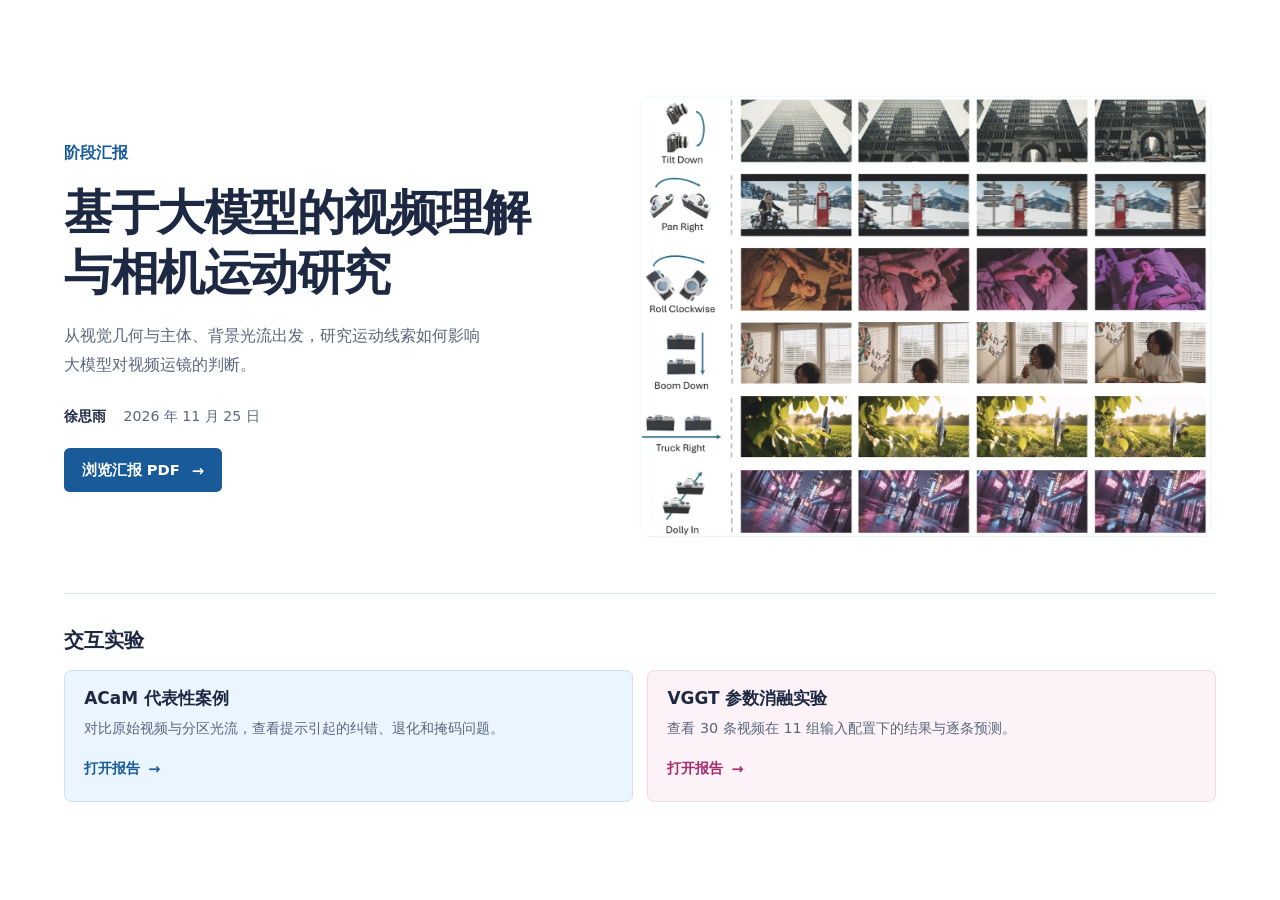
<file: docs/index.html>
<!doctype html>
<html lang="zh-CN">
<head>
  <meta charset="utf-8">
  <meta name="viewport" content="width=device-width, initial-scale=1">
  <meta name="description" content="基于大模型的视频理解与相机运动研究。阶段汇报、ACaM 案例分析和 VGGT 参数消融。">
  <title>基于大模型的视频理解与相机运动研究</title>
  <link rel="stylesheet" href="style.css">
</head>
<body>
  <main class="shell">
    <header class="cover">
      <div class="cover-copy">
        <p class="eyebrow">阶段汇报</p>
        <h1><span>基于大模型的视频理解</span><span>与相机运动研究</span></h1>
        <p class="summary">从视觉几何与主体、背景光流出发，研究运动线索如何影响大模型对视频运镜的判断。</p>
        <p class="byline"><strong>徐思雨</strong><time datetime="2026-11-25">2026 年 11 月 25 日</time></p>
        <a class="primary-action" href="slides/research-update-20261125.pdf">浏览汇报 PDF <span aria-hidden="true">→</span></a>
      </div>
      <figure class="cover-art">
        <img src="slides/cover-art.webp" width="1440" height="1117" alt="六种相机运动的示意图和连续画面，包括下摇、右摇、顺时针滚转、垂直下降、向右平移与向前推进">
      </figure>
    </header>

    <section class="experiments" aria-labelledby="experiments-title">
      <h2 id="experiments-title">交互实验</h2>
      <div class="experiment-grid">
        <article class="experiment">
          <h3>ACaM 代表性案例</h3>
          <p>对比原始视频与分区光流，查看提示引起的纠错、退化和掩码问题。</p>
          <a href="experiments/acam/index.html" aria-label="打开 ACaM 代表性案例报告">打开报告 <span aria-hidden="true">→</span></a>
        </article>
        <article class="experiment experiment-geometry">
          <h3>VGGT 参数消融实验</h3>
          <p>查看 30 条视频在 11 组输入配置下的结果与逐条预测。</p>
          <a href="experiments/vggt-ablation/index.html" aria-label="打开 VGGT 参数消融实验报告">打开报告 <span aria-hidden="true">→</span></a>
        </article>
      </div>
    </section>
  </main>
</body>
</html>
</file>
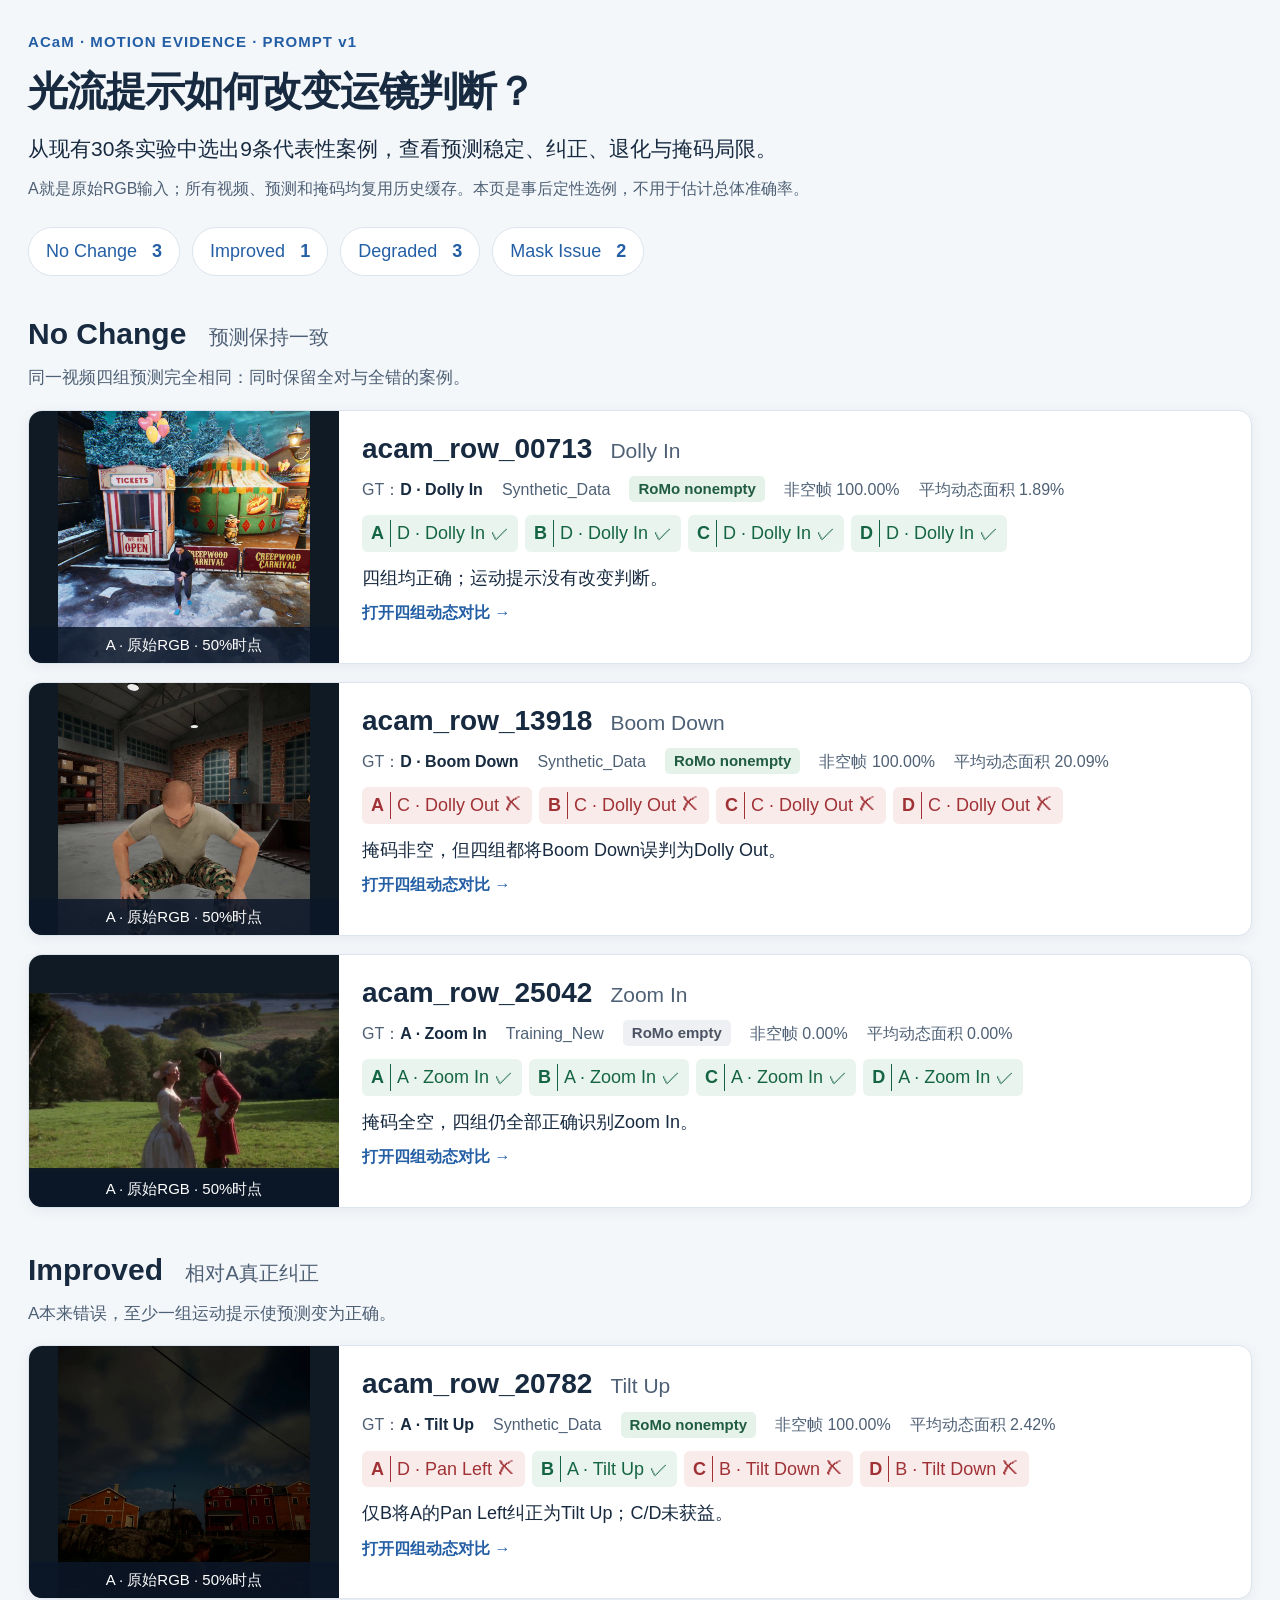
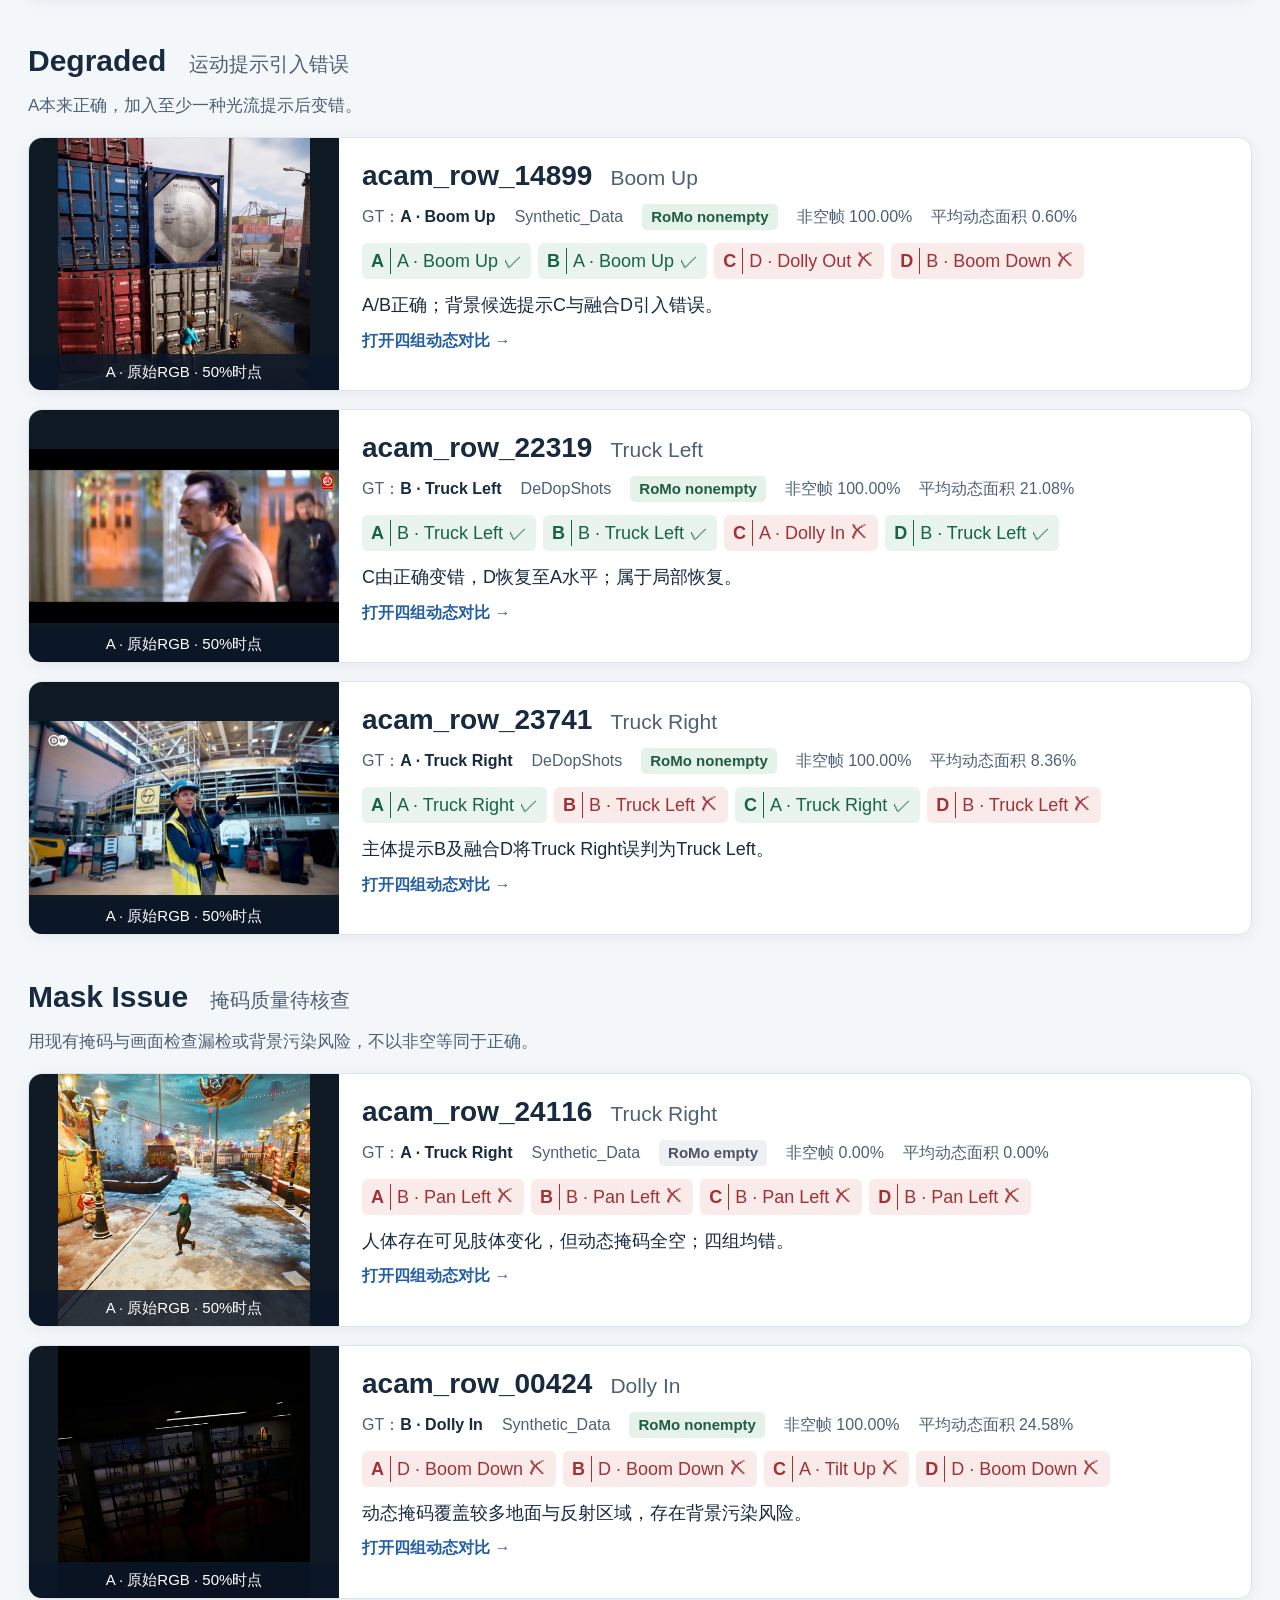
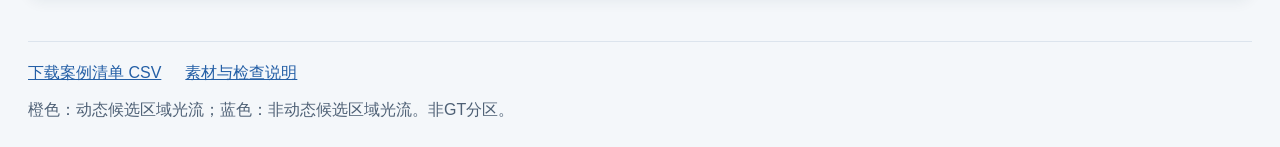
<file: docs/experiments/acam/index.html>
<!doctype html><html lang="zh-CN"><head><meta charset="utf-8"><meta name="viewport" content="width=device-width,initial-scale=1"><title>ACaM代表性案例 · 导师汇报</title><link rel="stylesheet" href="assets/style.css"></head><body><main class="home"><header class="home-intro"><div class="eyebrow">ACaM · MOTION EVIDENCE · PROMPT v1</div><h1>光流提示如何改变运镜判断？</h1><p class="lead">从现有30条实验中选出9条代表性案例，查看预测稳定、纠正、退化与掩码局限。</p><p class="quiet">A就是原始RGB输入；所有视频、预测和掩码均复用历史缓存。本页是事后定性选例，不用于估计总体准确率。</p></header><nav class="category-nav" aria-label="案例分类"><a href="#No-Change">No Change <b>3</b></a><a href="#Improved">Improved <b>1</b></a><a href="#Degraded">Degraded <b>3</b></a><a href="#Mask-Issue">Mask Issue <b>2</b></a></nav><section class="category" id="No-Change"><div class="section-heading"><h2>No Change <span>预测保持一致</span></h2><p>同一视频四组预测完全相同：同时保留全对与全错的案例。</p></div><a class="case-card" href="details/acam_row_00713.html" data-sample="acam_row_00713" data-category="No Change"><div class="case-image"><img src="assets/cases/acam_row_00713/A_50.jpg" alt="acam_row_00713 A组RGB代表帧"><span>A · 原始RGB · 50%时点</span></div><div class="case-copy"><div class="case-title"><h3>acam_row_00713</h3><span class="class-name">Dolly In</span></div><div class="metadata"><span>GT：<b>D · Dolly In</b></span><span>Synthetic_Data</span><span class="mask nonempty">RoMo nonempty</span><span>非空帧 100.00%</span><span>平均动态面积 1.89%</span></div><div class="prediction-row"><span class="prediction good"><b>A</b> D · Dolly In <span aria-label="正确">✓</span></span><span class="prediction good"><b>B</b> D · Dolly In <span aria-label="正确">✓</span></span><span class="prediction good"><b>C</b> D · Dolly In <span aria-label="正确">✓</span></span><span class="prediction good"><b>D</b> D · Dolly In <span aria-label="正确">✓</span></span></div><p class="phenomenon">四组均正确；运动提示没有改变判断。</p><span class="open-case">打开四组动态对比 →</span></div></a><a class="case-card" href="details/acam_row_13918.html" data-sample="acam_row_13918" data-category="No Change"><div class="case-image"><img src="assets/cases/acam_row_13918/A_50.jpg" alt="acam_row_13918 A组RGB代表帧"><span>A · 原始RGB · 50%时点</span></div><div class="case-copy"><div class="case-title"><h3>acam_row_13918</h3><span class="class-name">Boom Down</span></div><div class="metadata"><span>GT：<b>D · Boom Down</b></span><span>Synthetic_Data</span><span class="mask nonempty">RoMo nonempty</span><span>非空帧 100.00%</span><span>平均动态面积 20.09%</span></div><div class="prediction-row"><span class="prediction bad"><b>A</b> C · Dolly Out <span aria-label="错误">✗</span></span><span class="prediction bad"><b>B</b> C · Dolly Out <span aria-label="错误">✗</span></span><span class="prediction bad"><b>C</b> C · Dolly Out <span aria-label="错误">✗</span></span><span class="prediction bad"><b>D</b> C · Dolly Out <span aria-label="错误">✗</span></span></div><p class="phenomenon">掩码非空，但四组都将Boom Down误判为Dolly Out。</p><span class="open-case">打开四组动态对比 →</span></div></a><a class="case-card" href="details/acam_row_25042.html" data-sample="acam_row_25042" data-category="No Change"><div class="case-image"><img src="assets/cases/acam_row_25042/A_50.jpg" alt="acam_row_25042 A组RGB代表帧"><span>A · 原始RGB · 50%时点</span></div><div class="case-copy"><div class="case-title"><h3>acam_row_25042</h3><span class="class-name">Zoom In</span></div><div class="metadata"><span>GT：<b>A · Zoom In</b></span><span>Training_New</span><span class="mask empty">RoMo empty</span><span>非空帧 0.00%</span><span>平均动态面积 0.00%</span></div><div class="prediction-row"><span class="prediction good"><b>A</b> A · Zoom In <span aria-label="正确">✓</span></span><span class="prediction good"><b>B</b> A · Zoom In <span aria-label="正确">✓</span></span><span class="prediction good"><b>C</b> A · Zoom In <span aria-label="正确">✓</span></span><span class="prediction good"><b>D</b> A · Zoom In <span aria-label="正确">✓</span></span></div><p class="phenomenon">掩码全空，四组仍全部正确识别Zoom In。</p><span class="open-case">打开四组动态对比 →</span></div></a></section><section class="category" id="Improved"><div class="section-heading"><h2>Improved <span>相对A真正纠正</span></h2><p>A本来错误，至少一组运动提示使预测变为正确。</p></div><a class="case-card" href="details/acam_row_20782.html" data-sample="acam_row_20782" data-category="Improved"><div class="case-image"><img src="assets/cases/acam_row_20782/A_50.jpg" alt="acam_row_20782 A组RGB代表帧"><span>A · 原始RGB · 50%时点</span></div><div class="case-copy"><div class="case-title"><h3>acam_row_20782</h3><span class="class-name">Tilt Up</span></div><div class="metadata"><span>GT：<b>A · Tilt Up</b></span><span>Synthetic_Data</span><span class="mask nonempty">RoMo nonempty</span><span>非空帧 100.00%</span><span>平均动态面积 2.42%</span></div><div class="prediction-row"><span class="prediction bad"><b>A</b> D · Pan Left <span aria-label="错误">✗</span></span><span class="prediction good"><b>B</b> A · Tilt Up <span aria-label="正确">✓</span></span><span class="prediction bad"><b>C</b> B · Tilt Down <span aria-label="错误">✗</span></span><span class="prediction bad"><b>D</b> B · Tilt Down <span aria-label="错误">✗</span></span></div><p class="phenomenon">仅B将A的Pan Left纠正为Tilt Up；C/D未获益。</p><span class="open-case">打开四组动态对比 →</span></div></a></section><section class="category" id="Degraded"><div class="section-heading"><h2>Degraded <span>运动提示引入错误</span></h2><p>A本来正确，加入至少一种光流提示后变错。</p></div><a class="case-card" href="details/acam_row_14899.html" data-sample="acam_row_14899" data-category="Degraded"><div class="case-image"><img src="assets/cases/acam_row_14899/A_50.jpg" alt="acam_row_14899 A组RGB代表帧"><span>A · 原始RGB · 50%时点</span></div><div class="case-copy"><div class="case-title"><h3>acam_row_14899</h3><span class="class-name">Boom Up</span></div><div class="metadata"><span>GT：<b>A · Boom Up</b></span><span>Synthetic_Data</span><span class="mask nonempty">RoMo nonempty</span><span>非空帧 100.00%</span><span>平均动态面积 0.60%</span></div><div class="prediction-row"><span class="prediction good"><b>A</b> A · Boom Up <span aria-label="正确">✓</span></span><span class="prediction good"><b>B</b> A · Boom Up <span aria-label="正确">✓</span></span><span class="prediction bad"><b>C</b> D · Dolly Out <span aria-label="错误">✗</span></span><span class="prediction bad"><b>D</b> B · Boom Down <span aria-label="错误">✗</span></span></div><p class="phenomenon">A/B正确；背景候选提示C与融合D引入错误。</p><span class="open-case">打开四组动态对比 →</span></div></a><a class="case-card" href="details/acam_row_22319.html" data-sample="acam_row_22319" data-category="Degraded"><div class="case-image"><img src="assets/cases/acam_row_22319/A_50.jpg" alt="acam_row_22319 A组RGB代表帧"><span>A · 原始RGB · 50%时点</span></div><div class="case-copy"><div class="case-title"><h3>acam_row_22319</h3><span class="class-name">Truck Left</span></div><div class="metadata"><span>GT：<b>B · Truck Left</b></span><span>DeDopShots</span><span class="mask nonempty">RoMo nonempty</span><span>非空帧 100.00%</span><span>平均动态面积 21.08%</span></div><div class="prediction-row"><span class="prediction good"><b>A</b> B · Truck Left <span aria-label="正确">✓</span></span><span class="prediction good"><b>B</b> B · Truck Left <span aria-label="正确">✓</span></span><span class="prediction bad"><b>C</b> A · Dolly In <span aria-label="错误">✗</span></span><span class="prediction good"><b>D</b> B · Truck Left <span aria-label="正确">✓</span></span></div><p class="phenomenon">C由正确变错，D恢复至A水平；属于局部恢复。</p><span class="open-case">打开四组动态对比 →</span></div></a><a class="case-card" href="details/acam_row_23741.html" data-sample="acam_row_23741" data-category="Degraded"><div class="case-image"><img src="assets/cases/acam_row_23741/A_50.jpg" alt="acam_row_23741 A组RGB代表帧"><span>A · 原始RGB · 50%时点</span></div><div class="case-copy"><div class="case-title"><h3>acam_row_23741</h3><span class="class-name">Truck Right</span></div><div class="metadata"><span>GT：<b>A · Truck Right</b></span><span>DeDopShots</span><span class="mask nonempty">RoMo nonempty</span><span>非空帧 100.00%</span><span>平均动态面积 8.36%</span></div><div class="prediction-row"><span class="prediction good"><b>A</b> A · Truck Right <span aria-label="正确">✓</span></span><span class="prediction bad"><b>B</b> B · Truck Left <span aria-label="错误">✗</span></span><span class="prediction good"><b>C</b> A · Truck Right <span aria-label="正确">✓</span></span><span class="prediction bad"><b>D</b> B · Truck Left <span aria-label="错误">✗</span></span></div><p class="phenomenon">主体提示B及融合D将Truck Right误判为Truck Left。</p><span class="open-case">打开四组动态对比 →</span></div></a></section><section class="category" id="Mask-Issue"><div class="section-heading"><h2>Mask Issue <span>掩码质量待核查</span></h2><p>用现有掩码与画面检查漏检或背景污染风险，不以非空等同于正确。</p></div><a class="case-card" href="details/acam_row_24116.html" data-sample="acam_row_24116" data-category="Mask Issue"><div class="case-image"><img src="assets/cases/acam_row_24116/A_50.jpg" alt="acam_row_24116 A组RGB代表帧"><span>A · 原始RGB · 50%时点</span></div><div class="case-copy"><div class="case-title"><h3>acam_row_24116</h3><span class="class-name">Truck Right</span></div><div class="metadata"><span>GT：<b>A · Truck Right</b></span><span>Synthetic_Data</span><span class="mask empty">RoMo empty</span><span>非空帧 0.00%</span><span>平均动态面积 0.00%</span></div><div class="prediction-row"><span class="prediction bad"><b>A</b> B · Pan Left <span aria-label="错误">✗</span></span><span class="prediction bad"><b>B</b> B · Pan Left <span aria-label="错误">✗</span></span><span class="prediction bad"><b>C</b> B · Pan Left <span aria-label="错误">✗</span></span><span class="prediction bad"><b>D</b> B · Pan Left <span aria-label="错误">✗</span></span></div><p class="phenomenon">人体存在可见肢体变化，但动态掩码全空；四组均错。</p><span class="open-case">打开四组动态对比 →</span></div></a><a class="case-card" href="details/acam_row_00424.html" data-sample="acam_row_00424" data-category="Mask Issue"><div class="case-image"><img src="assets/cases/acam_row_00424/A_50.jpg" alt="acam_row_00424 A组RGB代表帧"><span>A · 原始RGB · 50%时点</span></div><div class="case-copy"><div class="case-title"><h3>acam_row_00424</h3><span class="class-name">Dolly In</span></div><div class="metadata"><span>GT：<b>B · Dolly In</b></span><span>Synthetic_Data</span><span class="mask nonempty">RoMo nonempty</span><span>非空帧 100.00%</span><span>平均动态面积 24.58%</span></div><div class="prediction-row"><span class="prediction bad"><b>A</b> D · Boom Down <span aria-label="错误">✗</span></span><span class="prediction bad"><b>B</b> D · Boom Down <span aria-label="错误">✗</span></span><span class="prediction bad"><b>C</b> A · Tilt Up <span aria-label="错误">✗</span></span><span class="prediction bad"><b>D</b> D · Boom Down <span aria-label="错误">✗</span></span></div><p class="phenomenon">动态掩码覆盖较多地面与反射区域，存在背景污染风险。</p><span class="open-case">打开四组动态对比 →</span></div></a></section><footer><a href="selected_cases.csv">下载案例清单 CSV</a><a href="REPORT.md">素材与检查说明</a><span>橙色：动态候选区域光流；蓝色：非动态候选区域光流。非GT分区。</span></footer></main><script src="assets/site.js" defer></script></body></html>
</file>
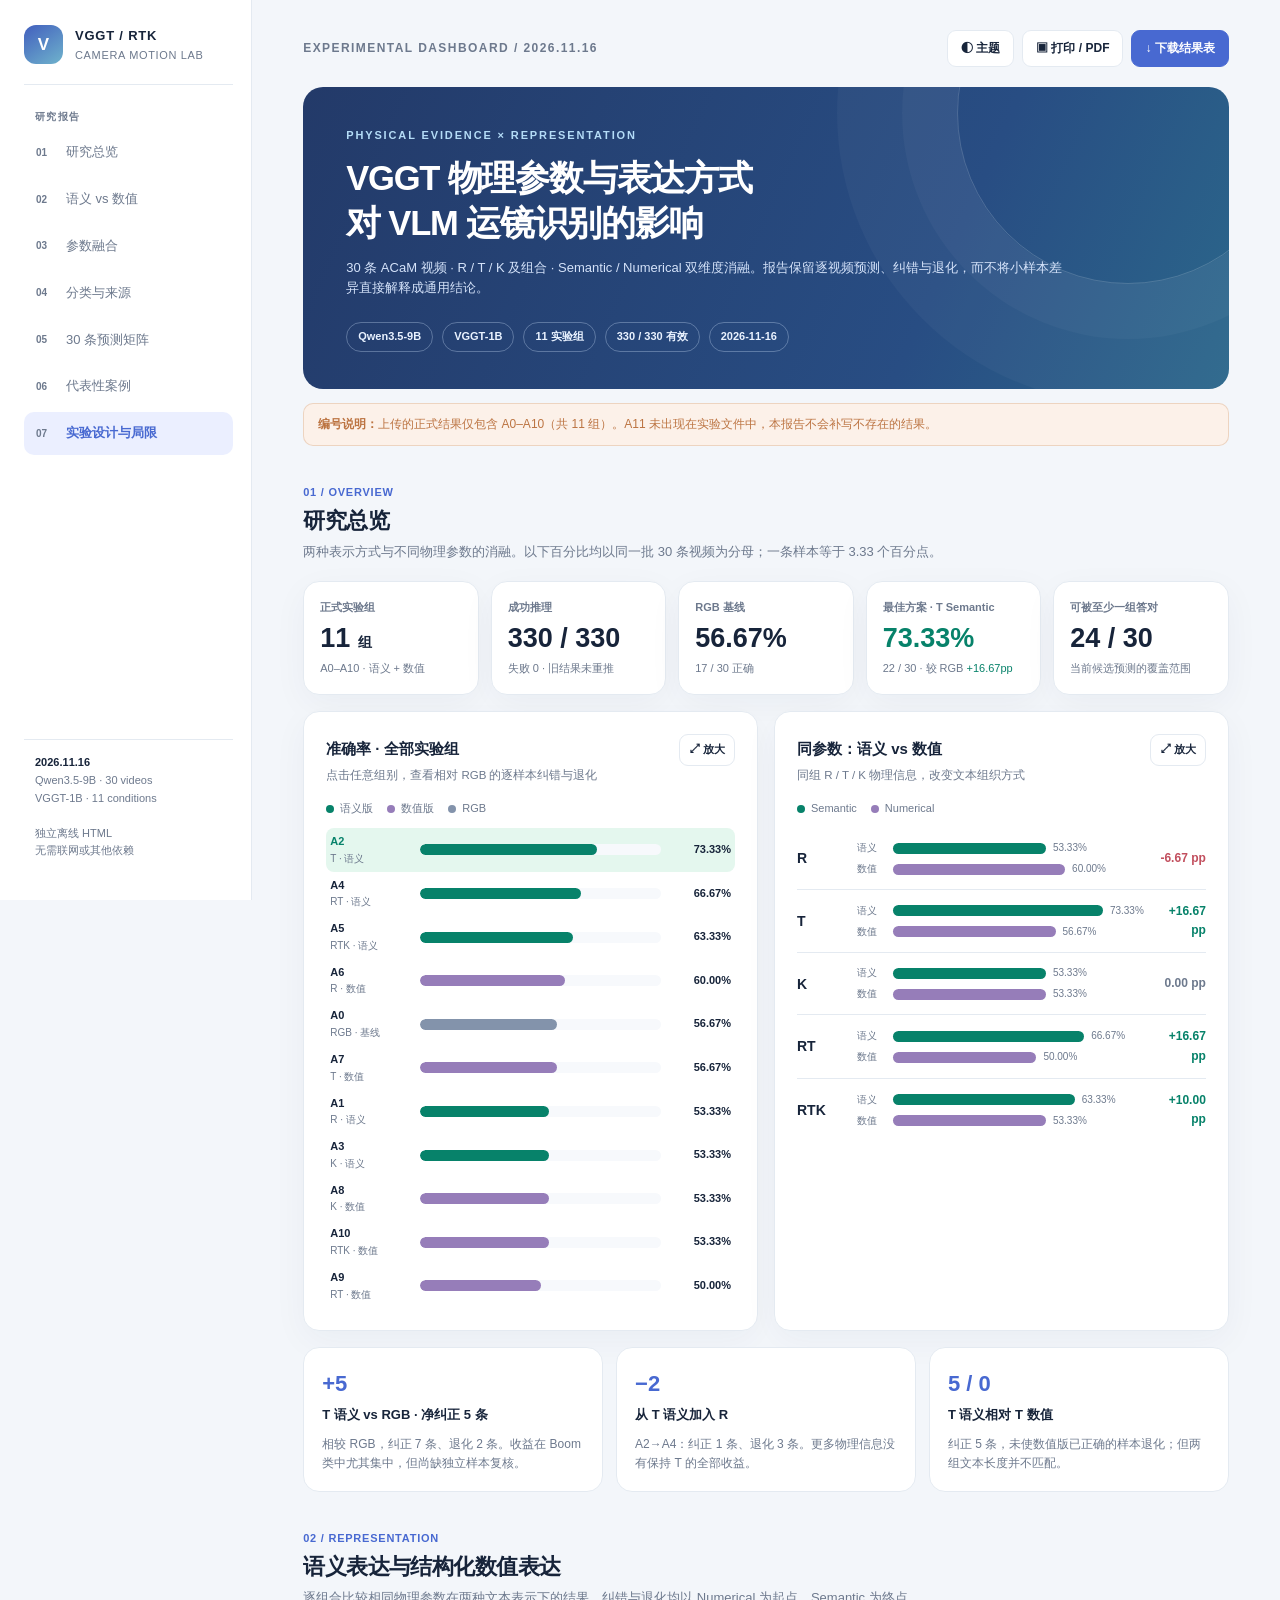
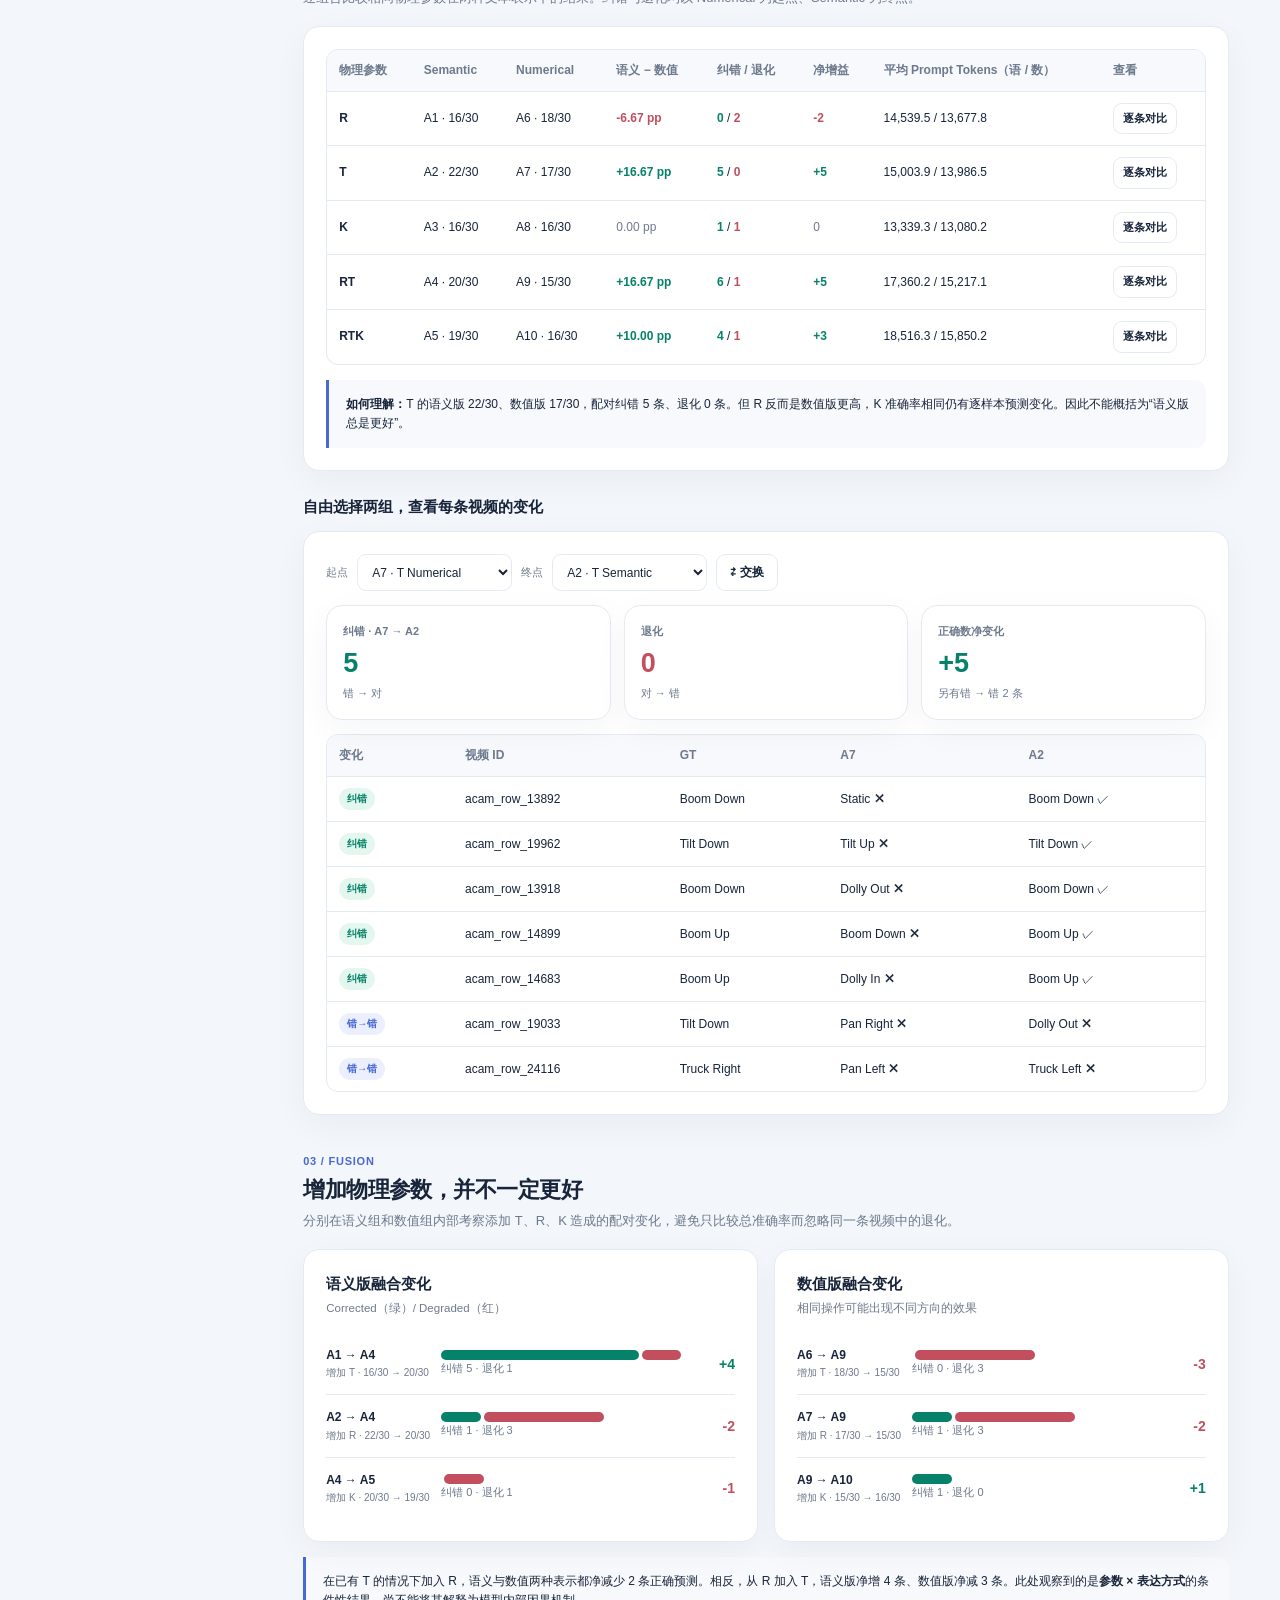
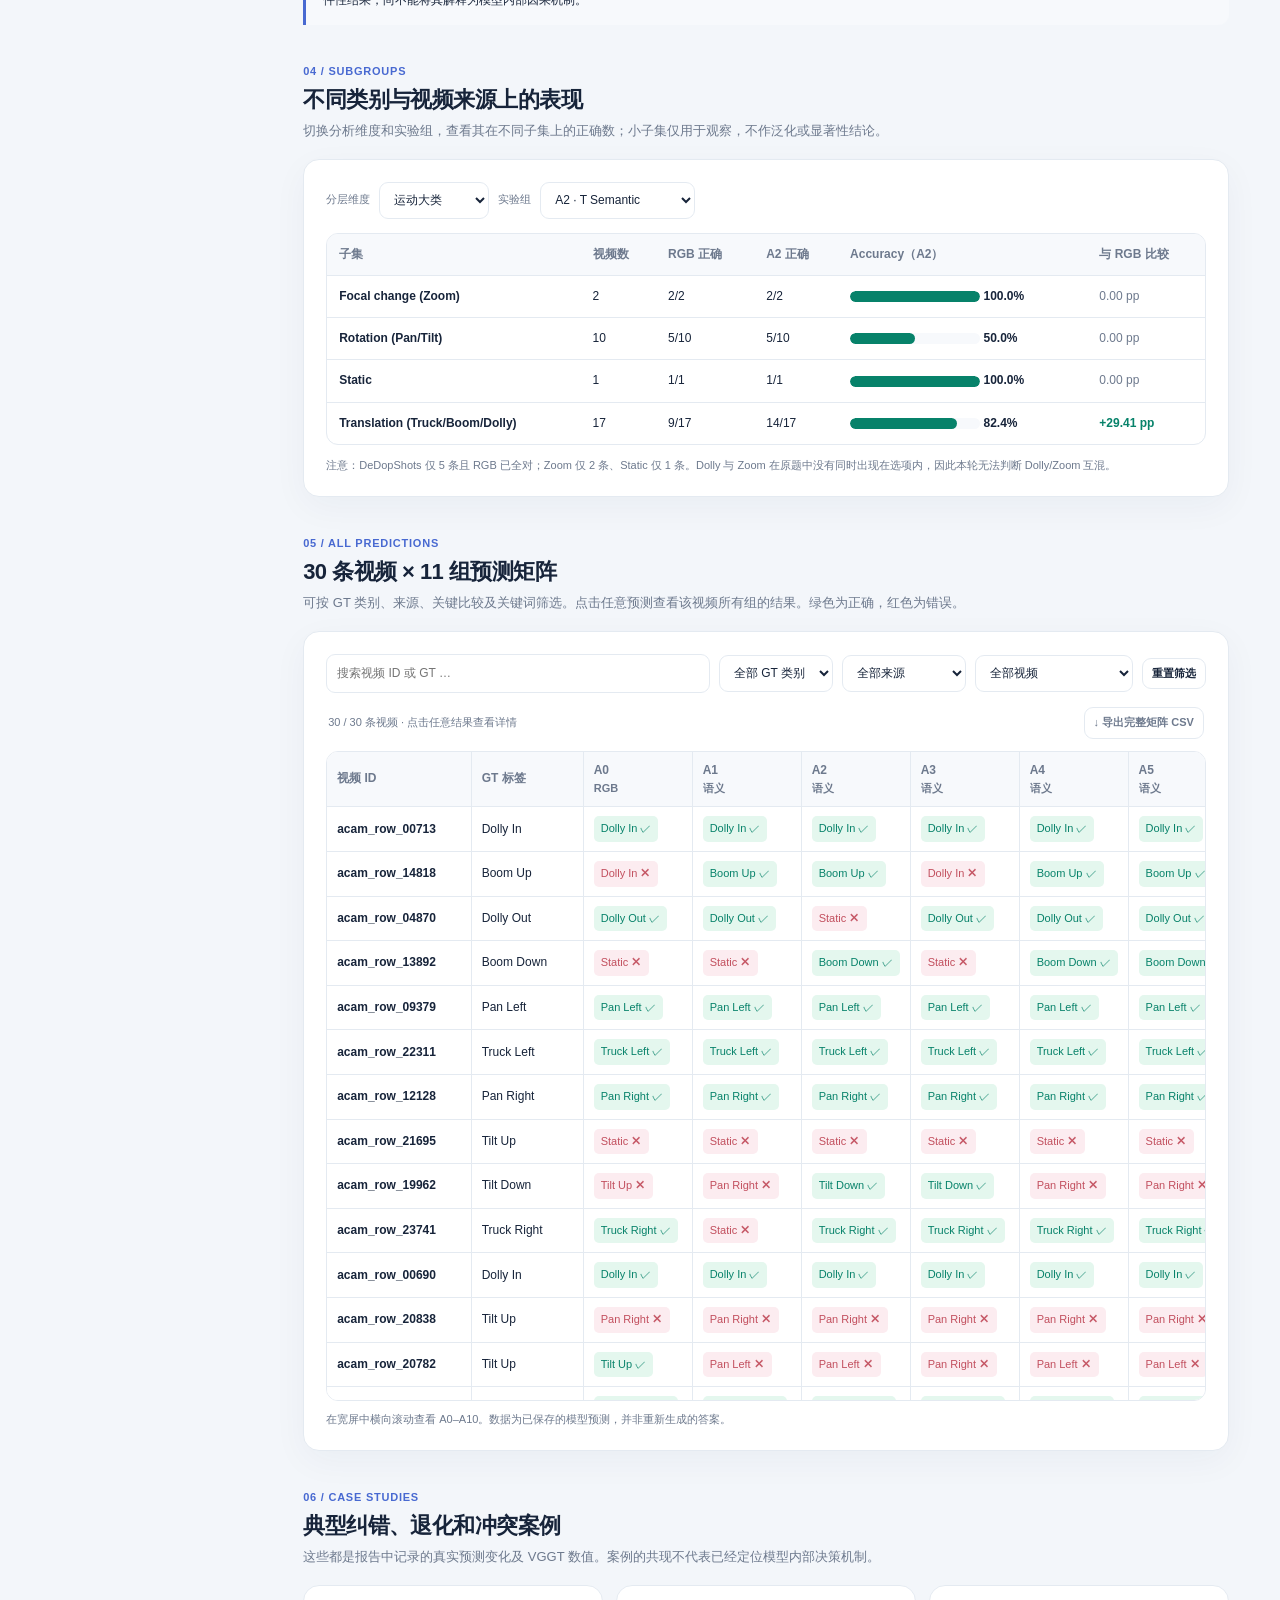
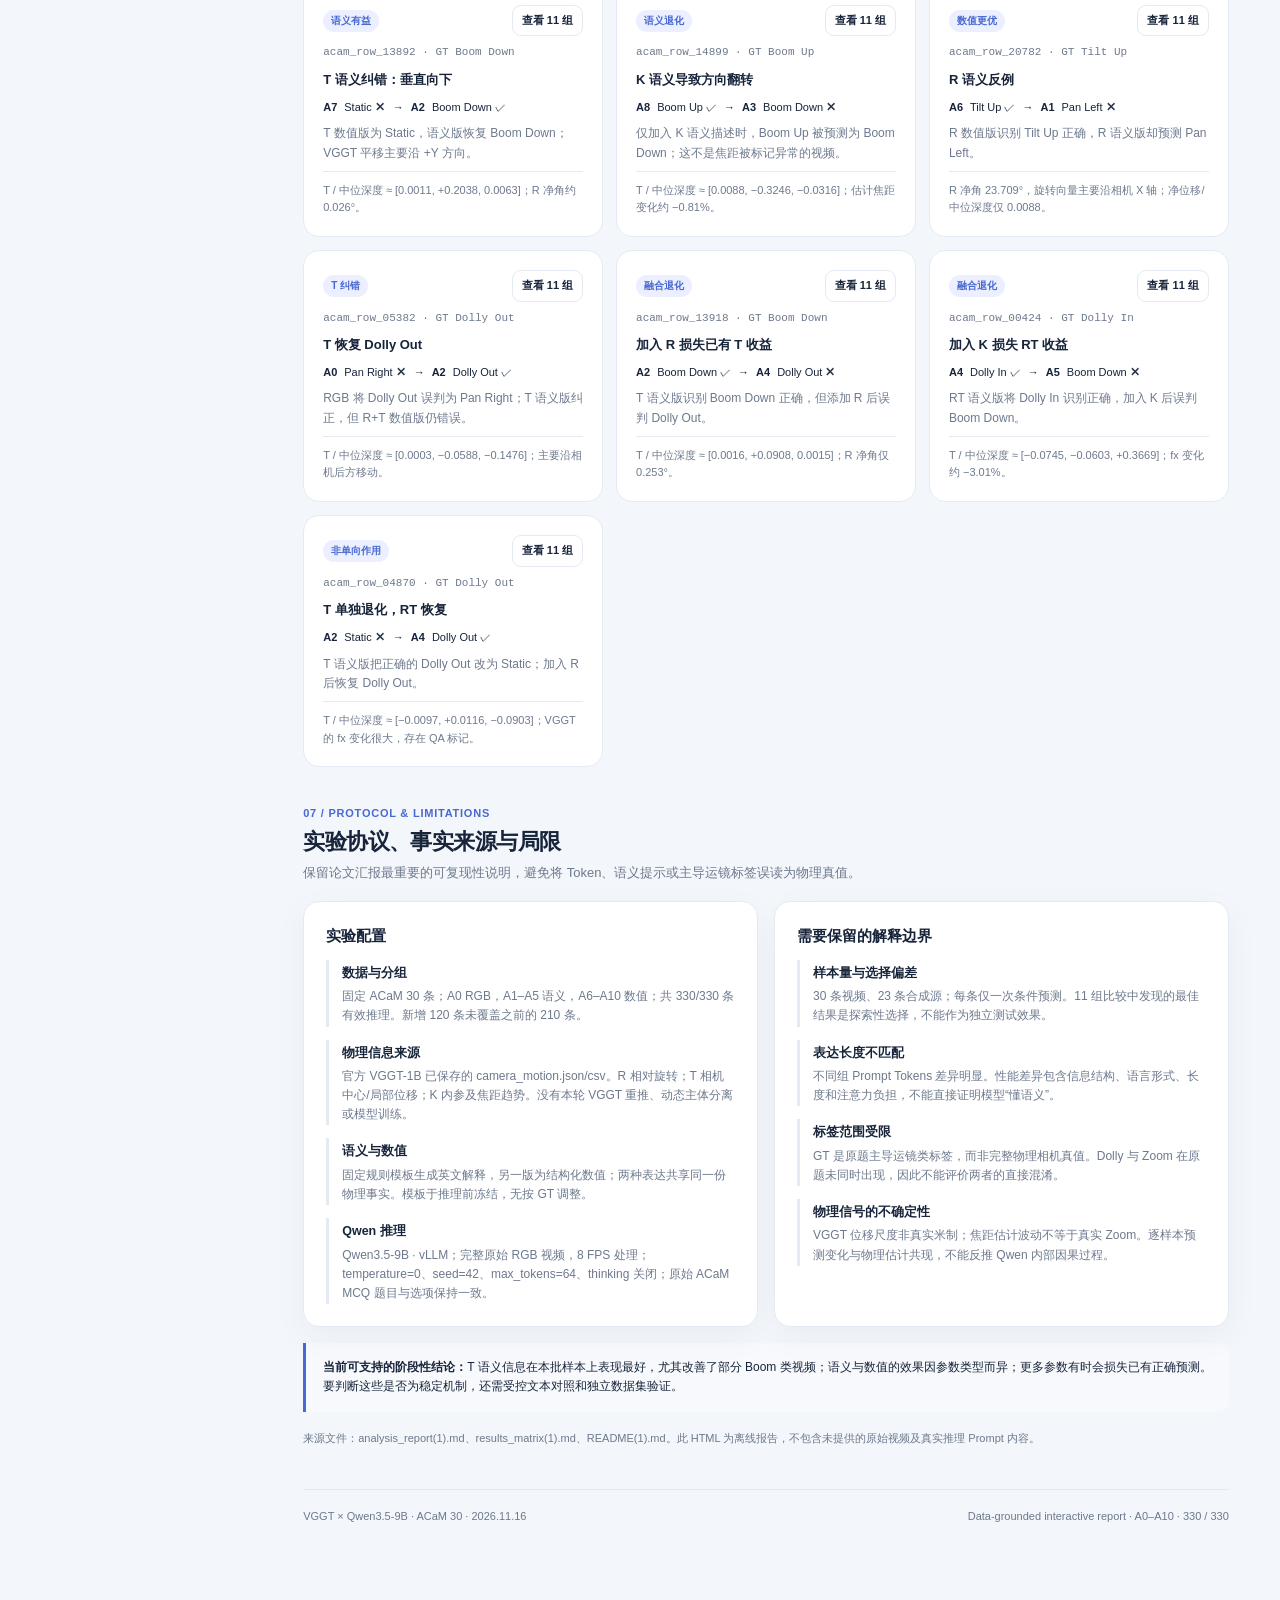
<file: docs/experiments/vggt-ablation/index.html>
<!doctype html>
<html lang="zh-CN">
<head>
<meta charset="utf-8">
<meta name="viewport" content="width=device-width,initial-scale=1">
<meta name="color-scheme" content="light dark">
<title>VGGT RTK 消融实验｜交互式分析报告</title>
<style>
:root{--bg:#f3f6fa;--panel:#fff;--text:#17243a;--muted:#6d798d;--line:#e4eaf1;--surface:#f7f9fc;--primary:#4869d1;--primarylight:#ebefff;--green:#07826a;--greenlight:#e4f7ee;--orange:#bc7442;--orangebg:#fcf1e9;--red:#c24f5e;--redlight:#fcecf0;--blue:#6382d9;--purple:#967db9;--shadow:0 10px 35px rgba(26,46,86,.045);--round:16px}
body.dark{--bg:#101827;--panel:#192437;--text:#e9eef7;--muted:#acbacd;--line:#334156;--surface:#1d2d43;--primary:#96b0ff;--primarylight:#263967;--green:#57d7b8;--greenlight:#163d3e;--orange:#efb17c;--orangebg:#46372e;--red:#f3949e;--redlight:#422b37;--blue:#8fa9fb;--purple:#cbb3e7;--shadow:0 10px 35px rgba(0,0,0,.12)}
*{box-sizing:border-box}html{scroll-behavior:smooth}body{margin:0;background:var(--bg);color:var(--text);font-family:Inter,"PingFang SC","Noto Sans SC",-apple-system,BlinkMacSystemFont,"Segoe UI",Arial,sans-serif;font-size:14px;line-height:1.6}button,select,input{font:inherit;color:inherit}button{cursor:pointer}a{color:inherit;text-decoration:none}strong{font-weight:750}code{font-family:ui-monospace,SFMono-Regular,Consolas,monospace;background:var(--surface);border-radius:5px;padding:2px 5px;overflow-wrap:anywhere}::selection{background:#9eb9f3;color:#18213d}
.layout{display:grid;grid-template-columns:252px minmax(0,1fr);min-height:100vh}.sidebar{padding:24px 18px 26px 24px;background:var(--panel);border-right:1px solid var(--line);position:sticky;height:100vh;top:0;display:flex;flex-direction:column;z-index:3}.brand{display:flex;gap:12px;align-items:center;padding-bottom:20px;margin-bottom:18px;border-bottom:1px solid var(--line)}.brandmark{border-radius:12px;width:39px;height:39px;background:linear-gradient(145deg,#425fbe,#6fb3cc);display:grid;place-items:center;color:white;font-size:17px;font-weight:850}.brand b{font-size:13px;letter-spacing:.06em}.brand small{display:block;color:var(--muted);font-size:11px;letter-spacing:.06em}.side-label{font-size:10px;font-weight:800;letter-spacing:.13em;color:var(--muted);padding:6px 11px;text-transform:uppercase}.nav{display:grid;gap:4px}.nav a{display:flex;gap:10px;align-items:center;border-radius:10px;padding:11px 12px;font-size:13px;color:var(--muted);transition:.15s}.nav a:hover,.nav a.active{background:var(--primarylight);color:var(--primary);font-weight:700}.nav .num{font-size:10px;font-weight:750;color:var(--muted);width:20px}.sidebar-bottom{margin-top:auto;padding:14px 11px;border-top:1px solid var(--line);color:var(--muted);font-size:11px}.sidebar-bottom strong{color:var(--text)}.main{padding:30px clamp(22px,4vw,70px) 85px;max-width:1660px;width:100%;margin:0 auto}.topline{display:flex;align-items:center;justify-content:space-between;gap:14px;margin-bottom:20px}.topline .kicker{font-size:12px;color:var(--muted);font-weight:750;letter-spacing:.12em;text-transform:uppercase}.top-actions{display:flex;gap:8px}.btn{border:1px solid var(--line);background:var(--panel);border-radius:9px;padding:8px 13px;font-size:12px;font-weight:750;display:inline-flex;align-items:center;gap:7px}.btn:hover{border-color:var(--primary);color:var(--primary)}.btn.primary{background:var(--primary);border-color:var(--primary);color:#fff}.btn.small{padding:6px 9px;font-size:11px}.btn.active{background:var(--primarylight);color:var(--primary)}.hero{background:linear-gradient(114deg,#233a69 0%,#284d83 68%,#2e7b91 125%);border-radius:20px;color:#fff;padding:40px 43px 37px;position:relative;overflow:hidden}.hero:after{content:"";position:absolute;width:340px;height:340px;top:-145px;right:-70px;border:1px solid #ffffff2c;border-radius:50%;box-shadow:0 0 0 55px #ffffff08,0 0 0 120px #ffffff08}.hero>*{position:relative;z-index:1}.hero .eyebrow{font-size:11px;letter-spacing:.17em;font-weight:750;color:#b4dcf7}.hero h1{font-size:clamp(25px,2.7vw,37px);line-height:1.3;max-width:810px;letter-spacing:-.035em;margin:11px 0 12px}.hero p{color:#d5e3fa;max-width:720px;margin:0;font-size:13px}.herometa{display:flex;flex-wrap:wrap;gap:9px;margin-top:23px}.pill{display:inline-flex;align-items:center;font-size:11px;font-weight:750;border:1px solid #c4d7f059;padding:5px 11px;border-radius:30px;color:#e9f2ff}.notice{margin:14px 0 0;background:var(--orangebg);color:var(--orange);border:1px solid color-mix(in srgb,var(--orange) 24%,transparent);border-radius:10px;padding:11px 14px;font-size:12px}.section{padding-top:38px;scroll-margin-top:22px}.sectionhead{display:flex;align-items:start;justify-content:space-between;gap:16px;margin-bottom:17px}.sectionhead h2{margin:0;font-size:22px;line-height:1.28;letter-spacing:-.025em}.sectionhead p{font-size:13px;color:var(--muted);margin:7px 0 0;max-width:900px}.subhead{margin:24px 0 12px;font-size:15px}.muted{color:var(--muted)}.tiny{font-size:11px;color:var(--muted)}.hint{font-size:12px;color:var(--muted)}.sectionnum{font-size:11px;color:var(--primary);letter-spacing:.07em;font-weight:800;margin-bottom:5px}.kpi-grid{display:grid;grid-template-columns:repeat(5,minmax(0,1fr));gap:12px;margin-top:18px}.kpi{background:var(--panel);border:1px solid var(--line);box-shadow:var(--shadow);border-radius:var(--round);padding:17px 16px}.kpi-label{font-size:11px;color:var(--muted);font-weight:700}.kpi-value{font-size:27px;font-weight:830;line-height:1.25;margin:6px 0 4px;font-variant-numeric:tabular-nums}.kpi-note{font-size:11px;color:var(--muted)}.kpi em{font-style:normal;color:var(--green)}.grid2{display:grid;grid-template-columns:minmax(0,1fr) minmax(0,1fr);gap:16px}.grid3{display:grid;grid-template-columns:repeat(3,minmax(0,1fr));gap:13px}.panel{background:var(--panel);border:1px solid var(--line);box-shadow:var(--shadow);border-radius:var(--round);padding:22px;min-width:0}.panel h3{font-size:15px;margin:0 0 3px}.panel-sub{font-size:11.5px;color:var(--muted);margin-bottom:16px}.panel-toolbar{display:flex;justify-content:space-between;gap:10px;align-items:center}.plot{min-width:0}.rank-row{display:grid;grid-template-columns:80px minmax(0,1fr) 60px;gap:10px;align-items:center;min-height:33px;padding:5px 4px;border-radius:8px;cursor:pointer}.rank-row:hover{background:var(--surface)}.rank-lab{font-size:11px;font-weight:700;white-space:nowrap}.rank-lab span{display:block;color:var(--muted);font-weight:450;font-size:10px}.bar-track{background:var(--surface);height:11px;border-radius:20px;position:relative;overflow:hidden}.bar-fill{display:block;height:100%;border-radius:20px;background:var(--blue)}.bar-fill.semantic{background:var(--green)}.bar-fill.numerical{background:var(--purple)}.bar-fill.baseline{background:#8393ab}.rank-row.featured{background:var(--greenlight)}.rank-row.featured .rank-lab{color:var(--green)}.score{font-weight:750;font-variant-numeric:tabular-nums;font-size:11px;text-align:right}.legend{display:flex;gap:14px;flex-wrap:wrap;margin:10px 0}.legend span{display:inline-flex;align-items:center;gap:6px;color:var(--muted);font-size:11px}.dot{width:8px;height:8px;border-radius:100%;background:var(--blue)}.dot.semantic{background:var(--green)}.dot.numerical{background:var(--purple)}.dot.baseline{background:#8393ab}.delta-pos{color:var(--green);font-weight:800}.delta-neg{color:var(--red);font-weight:800}.delta-neu{color:var(--muted)}.pairrow{display:grid;grid-template-columns:50px minmax(0,1fr) 52px;gap:10px;align-items:center;padding:12px 0;border-bottom:1px solid var(--line)}.pairrow:last-child{border:0}.pairlines{display:grid;gap:5px}.pairline{display:flex;align-items:center;gap:7px;font-size:10px}.pairline .line{height:11px;border-radius:20px;display:block;min-width:2px}.pairline .label{width:29px;color:var(--muted)}.pairline .result{font-variant-numeric:tabular-nums;color:var(--muted)}.pairrow .score{font-size:12px}.table-scroll{overflow:auto;border:1px solid var(--line);border-radius:12px;max-width:100%;background:var(--panel)}table{border-collapse:collapse;width:100%;font-size:12px}th{color:var(--muted);font-weight:750;text-align:left;background:var(--surface)}td,th{padding:11px 12px;border-bottom:1px solid var(--line);white-space:nowrap}tbody tr:hover{background:var(--surface)}tbody tr:last-child td{border-bottom:0}.group-code{font-size:11px;color:var(--muted);font-weight:700}.chip{border-radius:999px;padding:3px 8px;font-size:10px;font-weight:750;display:inline-block;background:var(--surface);color:var(--muted)}.chip.ok{background:var(--greenlight);color:var(--green)}.chip.bad{background:var(--redlight);color:var(--red)}.chip.neutral{background:var(--primarylight);color:var(--primary)}.metricbar{display:flex;gap:3px;width:114px;height:11px;border-radius:50px;overflow:hidden;background:var(--surface)}.metricbar i{background:var(--green);height:100%;display:block}.metricbar b{background:var(--red);height:100%;display:block}.explain{border-left:3px solid var(--primary);background:var(--surface);border-radius:0 11px 11px 0;padding:15px 17px;font-size:12px;margin-top:15px}.insights{display:grid;grid-template-columns:repeat(3,minmax(0,1fr));gap:13px;margin-top:16px}.insight{padding:18px;background:var(--panel);border:1px solid var(--line);border-radius:var(--round)}.insight h4{margin:4px 0 9px;font-size:13px}.insight p{font-size:12px;color:var(--muted);margin:0}.numberline{font-size:22px;color:var(--primary);font-weight:800}.controls{display:flex;align-items:center;flex-wrap:wrap;gap:9px;margin:0 0 14px}.controls input,.controls select{border:1px solid var(--line);background:var(--panel);border-radius:9px;padding:9px 10px;min-height:37px;font-size:12px;outline:0}.controls input:focus,.controls select:focus{border-color:var(--primary)}.controls input{min-width:180px;flex:1}.controls label{font-size:11px;color:var(--muted)}.controls .group{display:flex;align-items:center;gap:5px}.controls select{max-width:190px}.matrix-table{min-width:1400px}.matrix-table td,.matrix-table th{padding:9px 10px;border-right:1px solid var(--line)}.matrix-table thead th{position:sticky;top:0;z-index:2}.matrix-table td:nth-child(1),.matrix-table th:nth-child(1){position:sticky;left:0;background:var(--panel);z-index:1;font-weight:700}.matrix-table th:nth-child(1){z-index:3;background:var(--surface)}.matrix-table td:nth-child(2),.matrix-table th:nth-child(2){position:sticky;left:144px;background:var(--panel);z-index:1}.matrix-table th:nth-child(2){background:var(--surface);z-index:3}.matrix-table td:nth-child(1),.matrix-table th:nth-child(1){min-width:144px;max-width:144px}.matrix-table td:nth-child(2),.matrix-table th:nth-child(2){min-width:112px;max-width:112px}.matrix-table .predcell{cursor:pointer;font-size:11px;border-radius:5px;padding:4px 7px;display:inline-block}.matrix-table .predcell.good{background:var(--greenlight);color:var(--green)}.matrix-table .predcell.wrong{background:var(--redlight);color:var(--red)}.matrix-table .predcell:hover{box-shadow:inset 0 0 0 1px currentColor}.table-meta{display:flex;justify-content:space-between;gap:10px;align-items:center;margin:12px 2px;color:var(--muted);font-size:11px}.fusionrow{display:grid;grid-template-columns:105px 1fr 44px;gap:10px;align-items:center;border-bottom:1px solid var(--line);padding:13px 0}.fusionrow:last-child{border:0}.fusionrow .steps{font-size:12px;font-weight:800}.fusionrow .steps small{font-size:10px;display:block;font-weight:450;color:var(--muted)}.fusion-bars{display:flex;height:10px;overflow:hidden;gap:3px}.fusion-bars span{height:100%;border-radius:8px}.fusion-bars .cor{background:var(--green)}.fusion-bars .deg{background:var(--red)}.case{background:var(--panel);border:1px solid var(--line);border-radius:var(--round);padding:19px;display:flex;flex-direction:column;gap:8px}.case header{display:flex;justify-content:space-between;gap:9px;align-items:center}.case h4{margin:0;font-size:13px}.case p{margin:0;color:var(--muted);font-size:12px}.case .case-code{font-family:ui-monospace,monospace;font-size:11px;color:var(--muted)}.case .case-comp{font-size:11px;display:flex;align-items:center;gap:7px;flex-wrap:wrap}.case .case-comp b{color:var(--text)}.case:hover{border-color:var(--primary)}.case .case-evidence{margin-top:auto;font-size:11px;border-top:1px solid var(--line);padding-top:10px;color:var(--muted)}.methodlist{display:grid;gap:13px}.methoditem{border-left:3px solid var(--line);padding:1px 0 1px 13px}.methoditem b{font-size:12.5px}.methoditem p{font-size:12px;color:var(--muted);margin:4px 0 0}.foot{margin-top:42px;font-size:11px;color:var(--muted);border-top:1px solid var(--line);padding-top:18px;display:flex;justify-content:space-between;flex-wrap:wrap;gap:10px}.overlay{position:fixed;inset:0;z-index:999;background:#071222be;display:none;align-items:center;justify-content:center;padding:26px}.overlay.show{display:flex}.modal{max-width:1050px;width:100%;max-height:92vh;overflow:auto;background:var(--panel);color:var(--text);border-radius:18px;box-shadow:0 28px 90px #0006}.modal-head{padding:18px 24px;border-bottom:1px solid var(--line);display:flex;justify-content:space-between;align-items:center;gap:12px}.modal-head h3{font-size:16px;margin:0}.modal-body{padding:24px}.modal .rank-row{min-height:44px}.modal .bar-track{height:17px}.modal .pairrow{min-height:80px}.modal-close{border:0;background:var(--surface);border-radius:9px;width:35px;height:35px;font-size:20px;line-height:1}.links a{text-decoration:underline;color:var(--primary)}
@media(max-width:1220px){.kpi-grid{grid-template-columns:repeat(3,minmax(0,1fr))}.insights{grid-template-columns:1fr 1fr}.sidebar{width:210px}.layout{grid-template-columns:210px minmax(0,1fr)}}
@media(max-width:850px){.layout{display:block}.sidebar{position:static;width:auto;height:auto;padding:12px 16px;display:block}.brand{margin-bottom:8px;padding-bottom:6px}.nav{display:flex;overflow:auto;padding:2px 0}.side-label,.sidebar-bottom,.nav .num{display:none}.nav a{white-space:nowrap;padding:7px 10px}.main{padding:19px 15px 55px}.grid2{grid-template-columns:1fr}.insights{grid-template-columns:1fr}.hero{padding:28px 22px}.hero h1{font-size:25px}.kpi-grid{grid-template-columns:repeat(2,minmax(0,1fr))}.grid3{grid-template-columns:1fr}.panel{padding:17px}.topline{align-items:start}.top-actions{flex-wrap:wrap;justify-content:end}.controls input{width:100%}.section{padding-top:28px}.modal-body{padding:15px}}
@media(max-width:520px){.kpi-grid{grid-template-columns:1fr 1fr}.kpi{padding:14px 12px}.kpi-value{font-size:23px}.hero .herometa{gap:5px}.topline{flex-direction:column}.sectionhead h2{font-size:19px}.case{padding:14px}}
@media print{.sidebar,.top-actions,.controls,.zoom-btn,.btn,.overlay,.notice{display:none!important}.layout{display:block}.main{padding:0}.section{break-inside:avoid}.panel,.kpi{box-shadow:none}body{background:#fff;color:#14243d}.hero{color:#fff;print-color-adjust:exact}.table-scroll{overflow:visible}.matrix-table{min-width:0;font-size:7px}.matrix-table td,.matrix-table th{padding:3px!important}.matrix-table td:nth-child(1),.matrix-table th:nth-child(1),.matrix-table td:nth-child(2),.matrix-table th:nth-child(2){position:static;min-width:auto}}
</style>
</head>
<body>
<div class="layout">
<aside class="sidebar">
  <div class="brand"><div class="brandmark">V</div><div><b>VGGT / RTK</b><small>CAMERA MOTION LAB</small></div></div>
  <div class="side-label">研究报告</div>
  <nav class="nav" aria-label="章节导航">
   <a href="#overview" class="active"><span class="num">01</span> 研究总览</a>
   <a href="#comparisons"><span class="num">02</span> 语义 vs 数值</a>
   <a href="#fusion"><span class="num">03</span> 参数融合</a>
   <a href="#strata"><span class="num">04</span> 分类与来源</a>
   <a href="#matrix"><span class="num">05</span> 30 条预测矩阵</a>
   <a href="#cases"><span class="num">06</span> 代表性案例</a>
   <a href="#method"><span class="num">07</span> 实验设计与局限</a>
  </nav>
  <div class="sidebar-bottom"><strong>2026.11.16</strong><br>Qwen3.5-9B · 30 videos<br>VGGT-1B · 11 conditions<br><br>独立离线 HTML<br>无需联网或其他依赖</div>
</aside>
<main class="main">
 <div class="topline"><span class="kicker">Experimental dashboard / 2026.11.16</span><div class="top-actions"><button class="btn" id="themeToggle" aria-label="切换深色模式">◐ 主题</button><button class="btn" onclick="window.print()">▣ 打印 / PDF</button><button class="btn primary" id="exportSummary">↓ 下载结果表</button></div></div>
 <header class="hero">
  <div class="eyebrow">PHYSICAL EVIDENCE × REPRESENTATION</div>
  <h1>VGGT 物理参数与表达方式<br>对 VLM 运镜识别的影响</h1>
  <p>30 条 ACaM 视频 · R / T / K 及组合 · Semantic / Numerical 双维度消融。报告保留逐视频预测、纠错与退化，而不将小样本差异直接解释成通用结论。</p>
  <div class="herometa"><span class="pill">Qwen3.5-9B</span><span class="pill">VGGT-1B</span><span class="pill">11 实验组</span><span class="pill">330 / 330 有效</span><span class="pill">2026-11-16</span></div>
 </header>
 <div class="notice"><b>编号说明：</b>上传的正式结果仅包含 A0–A10（共 11 组）。A11 未出现在实验文件中，本报告不会补写不存在的结果。</div>
 <section class="section" id="overview"><div class="sectionhead"><div><div class="sectionnum">01 / OVERVIEW</div><h2>研究总览</h2><p>两种表示方式与不同物理参数的消融。以下百分比均以同一批 30 条视频为分母；一条样本等于 3.33 个百分点。</p></div></div>
  <div class="kpi-grid">
    <div class="kpi"><div class="kpi-label">正式实验组</div><div class="kpi-value">11 <span style="font-size:14px;font-weight:600">组</span></div><div class="kpi-note">A0–A10 · 语义 + 数值</div></div>
    <div class="kpi"><div class="kpi-label">成功推理</div><div class="kpi-value">330 / 330</div><div class="kpi-note">失败 0 · 旧结果未重推</div></div>
    <div class="kpi"><div class="kpi-label">RGB 基线</div><div class="kpi-value">56.67%</div><div class="kpi-note">17 / 30 正确</div></div>
    <div class="kpi"><div class="kpi-label">最佳方案 · T Semantic</div><div class="kpi-value" style="color:var(--green)">73.33%</div><div class="kpi-note">22 / 30 · 较 RGB <em>+16.67pp</em></div></div>
    <div class="kpi"><div class="kpi-label">可被至少一组答对</div><div class="kpi-value">24 / 30</div><div class="kpi-note">当前候选预测的覆盖范围</div></div>
  </div>
  <div class="grid2" style="margin-top:16px">
    <div class="panel zoomable" data-title="全部 11 组准确率排行"><div class="panel-toolbar"><h3>准确率 · 全部实验组</h3><button class="btn small zoom-btn" data-zoom="ranking">⤢ 放大</button></div><div class="panel-sub">点击任意组别，查看相对 RGB 的逐样本纠错与退化</div><div class="legend"><span><i class="dot semantic"></i>语义版</span><span><i class="dot numerical"></i>数值版</span><span><i class="dot baseline"></i>RGB</span></div><div id="ranking" class="plot"></div></div>
    <div class="panel zoomable" data-title="Semantic 与 Numerical 准确率配对"><div class="panel-toolbar"><h3>同参数：语义 vs 数值</h3><button class="btn small zoom-btn" data-zoom="pairVisual">⤢ 放大</button></div><div class="panel-sub">同组 R / T / K 物理信息，改变文本组织方式</div><div class="legend"><span><i class="dot semantic"></i>Semantic</span><span><i class="dot numerical"></i>Numerical</span></div><div id="pairVisual" class="plot"></div></div>
  </div>
  <div class="insights">
   <div class="insight"><div class="numberline">+5</div><h4>T 语义 vs RGB · 净纠正 5 条</h4><p>相较 RGB，纠正 7 条、退化 2 条。收益在 Boom 类中尤其集中，但尚缺独立样本复核。</p></div>
   <div class="insight"><div class="numberline">−2</div><h4>从 T 语义加入 R</h4><p>A2→A4：纠正 1 条、退化 3 条。更多物理信息没有保持 T 的全部收益。</p></div>
   <div class="insight"><div class="numberline">5 / 0</div><h4>T 语义相对 T 数值</h4><p>纠正 5 条，未使数值版已正确的样本退化；但两组文本长度并不匹配。</p></div>
  </div>
 </section>
 <section class="section" id="comparisons"><div class="sectionhead"><div><div class="sectionnum">02 / REPRESENTATION</div><h2>语义表达与结构化数值表达</h2><p>逐组合比较相同物理参数在两种文本表示下的结果。纠错与退化均以 Numerical 为起点、Semantic 为终点。</p></div></div>
  <div class="panel"><div class="table-scroll"><table><thead><tr><th>物理参数</th><th>Semantic</th><th>Numerical</th><th>语义 − 数值</th><th>纠错 / 退化</th><th>净增益</th><th>平均 Prompt Tokens（语 / 数）</th><th>查看</th></tr></thead><tbody id="pairedTable"></tbody></table></div><div class="explain"><strong>如何理解：</strong>T 的语义版 22/30、数值版 17/30，配对纠错 5 条、退化 0 条。但 R 反而是数值版更高，K 准确率相同仍有逐样本预测变化。因此不能概括为“语义版总是更好”。</div></div>
  <h3 class="subhead">自由选择两组，查看每条视频的变化</h3>
  <div class="panel"><div class="controls"><label>起点</label><select id="compareFrom"></select><label>终点</label><select id="compareTo"></select><button id="compareFlip" class="btn">⇄ 交换</button></div><div id="compareSummary"></div><div id="compareList" class="table-scroll" style="margin-top:14px"></div></div>
 </section>
 <section class="section" id="fusion"><div class="sectionhead"><div><div class="sectionnum">03 / FUSION</div><h2>增加物理参数，并不一定更好</h2><p>分别在语义组和数值组内部考察添加 T、R、K 造成的配对变化，避免只比较总准确率而忽略同一条视频中的退化。</p></div></div>
  <div class="grid2"><div class="panel"><h3>语义版融合变化</h3><div class="panel-sub">Corrected（绿）/ Degraded（红）</div><div id="semanticFusion"></div></div><div class="panel"><h3>数值版融合变化</h3><div class="panel-sub">相同操作可能出现不同方向的效果</div><div id="numericFusion"></div></div></div>
  <div class="explain">在已有 T 的情况下加入 R，语义与数值两种表示都净减少 2 条正确预测。相反，从 R 加入 T，语义版净增 4 条、数值版净减 3 条。此处观察到的是<strong>参数 × 表达方式</strong>的条件性结果，尚不能将其解释为模型内部因果机制。</div>
 </section>
 <section class="section" id="strata"><div class="sectionhead"><div><div class="sectionnum">04 / SUBGROUPS</div><h2>不同类别与视频来源上的表现</h2><p>切换分析维度和实验组，查看其在不同子集上的正确数；小子集仅用于观察，不作泛化或显著性结论。</p></div></div>
  <div class="panel"><div class="controls"><label>分层维度</label><select id="stratumType"><option value="motion_family">运动大类</option><option value="GT_class">GT 运镜类别</option><option value="source">视频来源</option><option value="cohort">采样批次</option></select><label>实验组</label><select id="stratumGroup"></select></div><div id="strataTable"></div><div class="tiny" style="margin-top:12px">注意：DeDopShots 仅 5 条且 RGB 已全对；Zoom 仅 2 条、Static 仅 1 条。Dolly 与 Zoom 在原题中没有同时出现在选项内，因此本轮无法判断 Dolly/Zoom 互混。</div></div>
 </section>
 <section class="section" id="matrix"><div class="sectionhead"><div><div class="sectionnum">05 / ALL PREDICTIONS</div><h2>30 条视频 × 11 组预测矩阵</h2><p>可按 GT 类别、来源、关键比较及关键词筛选。点击任意预测查看该视频所有组的结果。绿色为正确，红色为错误。</p></div></div>
  <div class="panel"><div class="controls"><input id="searchVideo" placeholder="搜索视频 ID 或 GT …" aria-label="视频搜索"><select id="gtFilter"><option value="">全部 GT 类别</option></select><select id="sourceFilter"><option value="">全部来源</option><option>Synthetic_Data</option><option>DeDopShots</option><option>Training_New</option></select><select id="matrixMode"><option value="all">全部视频</option><option value="rgbwrong">RGB 识别错误</option><option value="tsaved">T 语义纠正 RGB</option><option value="thurt">T 语义导致 RGB 退化</option><option value="senswitch">T 语义 vs 数值不同</option><option value="allwrong">所有 11 组均错误</option></select><button class="btn small" id="clearFilter">重置筛选</button></div><div class="table-meta"><span id="matrixCount">30 条视频</span><button class="btn small" id="exportMatrix">↓ 导出完整矩阵 CSV</button></div><div class="table-scroll" style="max-height:650px"><table class="matrix-table"><thead id="matrixHead"></thead><tbody id="matrixBody"></tbody></table></div><div class="tiny" style="margin-top:10px">在宽屏中横向滚动查看 A0–A10。数据为已保存的模型预测，并非重新生成的答案。</div></div>
 </section>
 <section class="section" id="cases"><div class="sectionhead"><div><div class="sectionnum">06 / CASE STUDIES</div><h2>典型纠错、退化和冲突案例</h2><p>这些都是报告中记录的真实预测变化及 VGGT 数值。案例的共现不代表已经定位模型内部决策机制。</p></div></div><div class="grid3" id="casesGrid"></div></section>
 <section class="section" id="method"><div class="sectionhead"><div><div class="sectionnum">07 / PROTOCOL & LIMITATIONS</div><h2>实验协议、事实来源与局限</h2><p>保留论文汇报最重要的可复现性说明，避免将 Token、语义提示或主导运镜标签误读为物理真值。</p></div></div>
  <div class="grid2"><div class="panel"><h3>实验配置</h3><div class="methodlist" style="margin-top:12px"><div class="methoditem"><b>数据与分组</b><p>固定 ACaM 30 条；A0 RGB，A1–A5 语义，A6–A10 数值；共 330/330 条有效推理。新增 120 条未覆盖之前的 210 条。</p></div><div class="methoditem"><b>物理信息来源</b><p>官方 VGGT-1B 已保存的 camera_motion.json/csv。R 相对旋转；T 相机中心/局部位移；K 内参及焦距趋势。没有本轮 VGGT 重推、动态主体分离或模型训练。</p></div><div class="methoditem"><b>语义与数值</b><p>固定规则模板生成英文解释，另一版为结构化数值；两种表达共享同一份物理事实。模板于推理前冻结，无按 GT 调整。</p></div><div class="methoditem"><b>Qwen 推理</b><p>Qwen3.5-9B · vLLM；完整原始 RGB 视频，8 FPS 处理；temperature=0、seed=42、max_tokens=64、thinking 关闭；原始 ACaM MCQ 题目与选项保持一致。</p></div></div></div><div class="panel"><h3>需要保留的解释边界</h3><div class="methodlist" style="margin-top:12px"><div class="methoditem"><b>样本量与选择偏差</b><p>30 条视频、23 条合成源；每条仅一次条件预测。11 组比较中发现的最佳结果是探索性选择，不能作为独立测试效果。</p></div><div class="methoditem"><b>表达长度不匹配</b><p>不同组 Prompt Tokens 差异明显。性能差异包含信息结构、语言形式、长度和注意力负担，不能直接证明模型“懂语义”。</p></div><div class="methoditem"><b>标签范围受限</b><p>GT 是原题主导运镜类标签，而非完整物理相机真值。Dolly 与 Zoom 在原题未同时出现，因此不能评价两者的直接混淆。</p></div><div class="methoditem"><b>物理信号的不确定性</b><p>VGGT 位移尺度非真实米制；焦距估计波动不等于真实 Zoom。逐样本预测变化与物理估计共现，不能反推 Qwen 内部因果过程。</p></div></div></div></div>
  <div class="explain" style="margin-top:16px"><strong>当前可支持的阶段性结论：</strong>T 语义信息在本批样本上表现最好，尤其改善了部分 Boom 类视频；语义与数值的效果因参数类型而异；更多参数有时会损失已有正确预测。要判断这些是否为稳定机制，还需受控文本对照和独立数据集验证。</div>
  <p class="tiny" style="margin-top:18px">来源文件：analysis_report(1).md、results_matrix(1).md、README(1).md。此 HTML 为离线报告，不包含未提供的原始视频及真实推理 Prompt 内容。</p>
 </section>
 <footer class="foot"><span>VGGT × Qwen3.5-9B · ACaM 30 · 2026.11.16</span><span>Data-grounded interactive report · A0–A10 · 330 / 330</span></footer>
</main>
</div>
<div class="overlay" id="modalOverlay" role="dialog" aria-modal="true" aria-label="详细查看"><div class="modal"><div class="modal-head"><h3 id="modalTitle">详细查看</h3><button class="modal-close" id="closeModal" aria-label="关闭">×</button></div><div class="modal-body" id="modalBody"></div></div></div>
<script type="application/json" id="embeddedData">{"groups":[{"id":"A0","name":"RGB","correct":17,"n":30,"pct":56.67,"delta":0.0,"tokens":11909.3,"mode":"baseline","params":"RGB"},{"id":"A1","name":"R Semantic","correct":16,"n":30,"pct":53.33,"delta":-3.33,"tokens":14539.5,"mode":"semantic","params":"R"},{"id":"A2","name":"T Semantic","correct":22,"n":30,"pct":73.33,"delta":16.67,"tokens":15003.9,"mode":"semantic","params":"T"},{"id":"A3","name":"K Semantic","correct":16,"n":30,"pct":53.33,"delta":-3.33,"tokens":13339.3,"mode":"semantic","params":"K"},{"id":"A4","name":"RT Semantic","correct":20,"n":30,"pct":66.67,"delta":10.0,"tokens":17360.2,"mode":"semantic","params":"RT"},{"id":"A5","name":"RTK Semantic","correct":19,"n":30,"pct":63.33,"delta":6.67,"tokens":18516.3,"mode":"semantic","params":"RTK"},{"id":"A6","name":"R Numerical","correct":18,"n":30,"pct":60.0,"delta":3.33,"tokens":13677.8,"mode":"numerical","params":"R"},{"id":"A7","name":"T Numerical","correct":17,"n":30,"pct":56.67,"delta":0.0,"tokens":13986.5,"mode":"numerical","params":"T"},{"id":"A8","name":"K Numerical","correct":16,"n":30,"pct":53.33,"delta":-3.33,"tokens":13080.2,"mode":"numerical","params":"K"},{"id":"A9","name":"RT Numerical","correct":15,"n":30,"pct":50.0,"delta":-6.67,"tokens":15217.1,"mode":"numerical","params":"RT"},{"id":"A10","name":"RTK Numerical","correct":16,"n":30,"pct":53.33,"delta":-3.33,"tokens":15850.2,"mode":"numerical","params":"RTK"}],"paired":[{"param":"R","semantic":"A1","numerical":"A6","delta":-6.67,"corrected":0,"degraded":2,"net":-2,"changed":3,"wrongToWrong":1,"semanticTokens":14539.5,"numericalTokens":13677.8},{"param":"T","semantic":"A2","numerical":"A7","delta":16.67,"corrected":5,"degraded":0,"net":5,"changed":7,"wrongToWrong":2,"semanticTokens":15003.9,"numericalTokens":13986.5},{"param":"K","semantic":"A3","numerical":"A8","delta":0.0,"corrected":1,"degraded":1,"net":0,"changed":4,"wrongToWrong":2,"semanticTokens":13339.3,"numericalTokens":13080.2},{"param":"RT","semantic":"A4","numerical":"A9","delta":16.67,"corrected":6,"degraded":1,"net":5,"changed":8,"wrongToWrong":1,"semanticTokens":17360.2,"numericalTokens":15217.1},{"param":"RTK","semantic":"A5","numerical":"A10","delta":10.0,"corrected":4,"degraded":1,"net":3,"changed":6,"wrongToWrong":1,"semanticTokens":18516.3,"numericalTokens":15850.2}],"fusion":[{"mode":"Semantic","from":"A1","to":"A4","operation":"add T","before":16,"after":20,"corrected":5,"degraded":1,"net":4},{"mode":"Semantic","from":"A2","to":"A4","operation":"add R","before":22,"after":20,"corrected":1,"degraded":3,"net":-2},{"mode":"Semantic","from":"A4","to":"A5","operation":"add K","before":20,"after":19,"corrected":0,"degraded":1,"net":-1},{"mode":"Numerical","from":"A6","to":"A9","operation":"add T","before":18,"after":15,"corrected":0,"degraded":3,"net":-3},{"mode":"Numerical","from":"A7","to":"A9","operation":"add R","before":17,"after":15,"corrected":1,"degraded":3,"net":-2},{"mode":"Numerical","from":"A9","to":"A10","operation":"add K","before":15,"after":16,"corrected":1,"degraded":0,"net":1}],"matrix":[{"id":"acam_row_00713","gt":"Dolly In","family":"平移类 / Dolly","source":"Synthetic_Data","cohort":"original10","pred":{"A0":{"label":"Dolly In","correct":true},"A1":{"label":"Dolly In","correct":true},"A2":{"label":"Dolly In","correct":true},"A3":{"label":"Dolly In","correct":true},"A4":{"label":"Dolly In","correct":true},"A5":{"label":"Dolly In","correct":true},"A6":{"label":"Dolly In","correct":true},"A7":{"label":"Dolly In","correct":true},"A8":{"label":"Dolly In","correct":true},"A9":{"label":"Dolly In","correct":true},"A10":{"label":"Dolly In","correct":true}}},{"id":"acam_row_14818","gt":"Boom Up","family":"平移类 / Boom","source":"Synthetic_Data","cohort":"original10","pred":{"A0":{"label":"Dolly In","correct":false},"A1":{"label":"Boom Up","correct":true},"A2":{"label":"Boom Up","correct":true},"A3":{"label":"Dolly In","correct":false},"A4":{"label":"Boom Up","correct":true},"A5":{"label":"Boom Up","correct":true},"A6":{"label":"Boom Up","correct":true},"A7":{"label":"Boom Up","correct":true},"A8":{"label":"Dolly In","correct":false},"A9":{"label":"Dolly In","correct":false},"A10":{"label":"Dolly In","correct":false}}},{"id":"acam_row_04870","gt":"Dolly Out","family":"平移类 / Dolly","source":"DeDopShots","cohort":"original10","pred":{"A0":{"label":"Dolly Out","correct":true},"A1":{"label":"Dolly Out","correct":true},"A2":{"label":"Static","correct":false},"A3":{"label":"Dolly Out","correct":true},"A4":{"label":"Dolly Out","correct":true},"A5":{"label":"Dolly Out","correct":true},"A6":{"label":"Dolly Out","correct":true},"A7":{"label":"Static","correct":false},"A8":{"label":"Dolly Out","correct":true},"A9":{"label":"Static","correct":false},"A10":{"label":"Dolly Out","correct":true}}},{"id":"acam_row_13892","gt":"Boom Down","family":"平移类 / Boom","source":"Synthetic_Data","cohort":"original10","pred":{"A0":{"label":"Static","correct":false},"A1":{"label":"Static","correct":false},"A2":{"label":"Boom Down","correct":true},"A3":{"label":"Static","correct":false},"A4":{"label":"Boom Down","correct":true},"A5":{"label":"Boom Down","correct":true},"A6":{"label":"Static","correct":false},"A7":{"label":"Static","correct":false},"A8":{"label":"Static","correct":false},"A9":{"label":"Static","correct":false},"A10":{"label":"Static","correct":false}}},{"id":"acam_row_09379","gt":"Pan Left","family":"旋转类 / Pan","source":"Synthetic_Data","cohort":"original10","pred":{"A0":{"label":"Pan Left","correct":true},"A1":{"label":"Pan Left","correct":true},"A2":{"label":"Pan Left","correct":true},"A3":{"label":"Pan Left","correct":true},"A4":{"label":"Pan Left","correct":true},"A5":{"label":"Pan Left","correct":true},"A6":{"label":"Pan Left","correct":true},"A7":{"label":"Pan Left","correct":true},"A8":{"label":"Pan Left","correct":true},"A9":{"label":"Pan Left","correct":true},"A10":{"label":"Pan Left","correct":true}}},{"id":"acam_row_22311","gt":"Truck Left","family":"平移类 / Truck","source":"DeDopShots","cohort":"original10","pred":{"A0":{"label":"Truck Left","correct":true},"A1":{"label":"Truck Left","correct":true},"A2":{"label":"Truck Left","correct":true},"A3":{"label":"Truck Left","correct":true},"A4":{"label":"Truck Left","correct":true},"A5":{"label":"Truck Left","correct":true},"A6":{"label":"Truck Left","correct":true},"A7":{"label":"Truck Left","correct":true},"A8":{"label":"Truck Left","correct":true},"A9":{"label":"Truck Left","correct":true},"A10":{"label":"Truck Left","correct":true}}},{"id":"acam_row_12128","gt":"Pan Right","family":"旋转类 / Pan","source":"Synthetic_Data","cohort":"original10","pred":{"A0":{"label":"Pan Right","correct":true},"A1":{"label":"Pan Right","correct":true},"A2":{"label":"Pan Right","correct":true},"A3":{"label":"Pan Right","correct":true},"A4":{"label":"Pan Right","correct":true},"A5":{"label":"Pan Right","correct":true},"A6":{"label":"Pan Right","correct":true},"A7":{"label":"Pan Right","correct":true},"A8":{"label":"Pan Right","correct":true},"A9":{"label":"Pan Right","correct":true},"A10":{"label":"Pan Right","correct":true}}},{"id":"acam_row_21695","gt":"Tilt Up","family":"旋转类 / Tilt","source":"Synthetic_Data","cohort":"original10","pred":{"A0":{"label":"Static","correct":false},"A1":{"label":"Static","correct":false},"A2":{"label":"Static","correct":false},"A3":{"label":"Static","correct":false},"A4":{"label":"Static","correct":false},"A5":{"label":"Static","correct":false},"A6":{"label":"Static","correct":false},"A7":{"label":"Static","correct":false},"A8":{"label":"Static","correct":false},"A9":{"label":"Static","correct":false},"A10":{"label":"Static","correct":false}}},{"id":"acam_row_19962","gt":"Tilt Down","family":"旋转类 / Tilt","source":"Synthetic_Data","cohort":"original10","pred":{"A0":{"label":"Tilt Up","correct":false},"A1":{"label":"Pan Right","correct":false},"A2":{"label":"Tilt Down","correct":true},"A3":{"label":"Tilt Down","correct":true},"A4":{"label":"Pan Right","correct":false},"A5":{"label":"Pan Right","correct":false},"A6":{"label":"Tilt Up","correct":false},"A7":{"label":"Tilt Up","correct":false},"A8":{"label":"Tilt Up","correct":false},"A9":{"label":"Tilt Up","correct":false},"A10":{"label":"Tilt Up","correct":false}}},{"id":"acam_row_23741","gt":"Truck Right","family":"平移类 / Truck","source":"DeDopShots","cohort":"original10","pred":{"A0":{"label":"Truck Right","correct":true},"A1":{"label":"Static","correct":false},"A2":{"label":"Truck Right","correct":true},"A3":{"label":"Truck Right","correct":true},"A4":{"label":"Truck Right","correct":true},"A5":{"label":"Truck Right","correct":true},"A6":{"label":"Truck Right","correct":true},"A7":{"label":"Truck Right","correct":true},"A8":{"label":"Truck Right","correct":true},"A9":{"label":"Truck Right","correct":true},"A10":{"label":"Truck Right","correct":true}}},{"id":"acam_row_00690","gt":"Dolly In","family":"平移类 / Dolly","source":"Synthetic_Data","cohort":"added20","pred":{"A0":{"label":"Dolly In","correct":true},"A1":{"label":"Dolly In","correct":true},"A2":{"label":"Dolly In","correct":true},"A3":{"label":"Dolly In","correct":true},"A4":{"label":"Dolly In","correct":true},"A5":{"label":"Dolly In","correct":true},"A6":{"label":"Dolly In","correct":true},"A7":{"label":"Dolly In","correct":true},"A8":{"label":"Dolly In","correct":true},"A9":{"label":"Dolly In","correct":true},"A10":{"label":"Dolly In","correct":true}}},{"id":"acam_row_20838","gt":"Tilt Up","family":"旋转类 / Tilt","source":"Synthetic_Data","cohort":"added20","pred":{"A0":{"label":"Pan Right","correct":false},"A1":{"label":"Pan Right","correct":false},"A2":{"label":"Pan Right","correct":false},"A3":{"label":"Pan Right","correct":false},"A4":{"label":"Pan Right","correct":false},"A5":{"label":"Pan Right","correct":false},"A6":{"label":"Pan Right","correct":false},"A7":{"label":"Pan Right","correct":false},"A8":{"label":"Pan Right","correct":false},"A9":{"label":"Pan Right","correct":false},"A10":{"label":"Pan Right","correct":false}}},{"id":"acam_row_20782","gt":"Tilt Up","family":"旋转类 / Tilt","source":"Synthetic_Data","cohort":"added20","pred":{"A0":{"label":"Tilt Up","correct":true},"A1":{"label":"Pan Left","correct":false},"A2":{"label":"Pan Left","correct":false},"A3":{"label":"Pan Right","correct":false},"A4":{"label":"Pan Left","correct":false},"A5":{"label":"Pan Left","correct":false},"A6":{"label":"Tilt Up","correct":true},"A7":{"label":"Pan Left","correct":false},"A8":{"label":"Pan Left","correct":false},"A9":{"label":"Tilt Up","correct":true},"A10":{"label":"Tilt Up","correct":true}}},{"id":"acam_row_24111","gt":"Truck Right","family":"平移类 / Truck","source":"Synthetic_Data","cohort":"added20","pred":{"A0":{"label":"Truck Right","correct":true},"A1":{"label":"Truck Right","correct":true},"A2":{"label":"Truck Right","correct":true},"A3":{"label":"Truck Right","correct":true},"A4":{"label":"Truck Right","correct":true},"A5":{"label":"Truck Right","correct":true},"A6":{"label":"Truck Right","correct":true},"A7":{"label":"Truck Right","correct":true},"A8":{"label":"Truck Right","correct":true},"A9":{"label":"Truck Right","correct":true},"A10":{"label":"Truck Right","correct":true}}},{"id":"acam_row_13918","gt":"Boom Down","family":"平移类 / Boom","source":"Synthetic_Data","cohort":"added20","pred":{"A0":{"label":"Dolly Out","correct":false},"A1":{"label":"Dolly Out","correct":false},"A2":{"label":"Boom Down","correct":true},"A3":{"label":"Dolly Out","correct":false},"A4":{"label":"Dolly Out","correct":false},"A5":{"label":"Dolly Out","correct":false},"A6":{"label":"Dolly Out","correct":false},"A7":{"label":"Dolly Out","correct":false},"A8":{"label":"Dolly Out","correct":false},"A9":{"label":"Dolly Out","correct":false},"A10":{"label":"Dolly Out","correct":false}}},{"id":"acam_row_09666","gt":"Pan Left","family":"旋转类 / Pan","source":"Synthetic_Data","cohort":"added20","pred":{"A0":{"label":"Pan Left","correct":true},"A1":{"label":"Pan Left","correct":true},"A2":{"label":"Pan Left","correct":true},"A3":{"label":"Pan Left","correct":true},"A4":{"label":"Pan Left","correct":true},"A5":{"label":"Pan Left","correct":true},"A6":{"label":"Pan Left","correct":true},"A7":{"label":"Pan Left","correct":true},"A8":{"label":"Pan Left","correct":true},"A9":{"label":"Pan Left","correct":true},"A10":{"label":"Pan Left","correct":true}}},{"id":"acam_row_19033","gt":"Tilt Down","family":"旋转类 / Tilt","source":"Synthetic_Data","cohort":"added20","pred":{"A0":{"label":"Pan Right","correct":false},"A1":{"label":"Pan Right","correct":false},"A2":{"label":"Dolly Out","correct":false},"A3":{"label":"Dolly Out","correct":false},"A4":{"label":"Pan Right","correct":false},"A5":{"label":"Pan Right","correct":false},"A6":{"label":"Pan Right","correct":false},"A7":{"label":"Pan Right","correct":false},"A8":{"label":"Pan Right","correct":false},"A9":{"label":"Pan Right","correct":false},"A10":{"label":"Pan Right","correct":false}}},{"id":"acam_row_05382","gt":"Dolly Out","family":"平移类 / Dolly","source":"Synthetic_Data","cohort":"added20","pred":{"A0":{"label":"Pan Right","correct":false},"A1":{"label":"Pan Right","correct":false},"A2":{"label":"Dolly Out","correct":true},"A3":{"label":"Pan Right","correct":false},"A4":{"label":"Dolly Out","correct":true},"A5":{"label":"Dolly Out","correct":true},"A6":{"label":"Pan Right","correct":false},"A7":{"label":"Dolly Out","correct":true},"A8":{"label":"Pan Right","correct":false},"A9":{"label":"Pan Right","correct":false},"A10":{"label":"Pan Right","correct":false}}},{"id":"acam_row_22665","gt":"Truck Left","family":"平移类 / Truck","source":"Synthetic_Data","cohort":"added20","pred":{"A0":{"label":"Pan Left","correct":false},"A1":{"label":"Pan Left","correct":false},"A2":{"label":"Pan Left","correct":false},"A3":{"label":"Pan Left","correct":false},"A4":{"label":"Pan Left","correct":false},"A5":{"label":"Pan Left","correct":false},"A6":{"label":"Pan Left","correct":false},"A7":{"label":"Pan Left","correct":false},"A8":{"label":"Pan Left","correct":false},"A9":{"label":"Pan Left","correct":false},"A10":{"label":"Pan Left","correct":false}}},{"id":"acam_row_19241","gt":"Tilt Down","family":"旋转类 / Tilt","source":"Synthetic_Data","cohort":"added20","pred":{"A0":{"label":"Static","correct":false},"A1":{"label":"Static","correct":false},"A2":{"label":"Static","correct":false},"A3":{"label":"Static","correct":false},"A4":{"label":"Static","correct":false},"A5":{"label":"Static","correct":false},"A6":{"label":"Static","correct":false},"A7":{"label":"Static","correct":false},"A8":{"label":"Static","correct":false},"A9":{"label":"Static","correct":false},"A10":{"label":"Static","correct":false}}},{"id":"acam_row_12954","gt":"Pan Right","family":"旋转类 / Pan","source":"Synthetic_Data","cohort":"added20","pred":{"A0":{"label":"Pan Right","correct":true},"A1":{"label":"Pan Right","correct":true},"A2":{"label":"Pan Right","correct":true},"A3":{"label":"Pan Right","correct":true},"A4":{"label":"Pan Right","correct":true},"A5":{"label":"Pan Right","correct":true},"A6":{"label":"Pan Right","correct":true},"A7":{"label":"Pan Right","correct":true},"A8":{"label":"Pan Right","correct":true},"A9":{"label":"Pan Right","correct":true},"A10":{"label":"Pan Right","correct":true}}},{"id":"acam_row_14899","gt":"Boom Up","family":"平移类 / Boom","source":"Synthetic_Data","cohort":"added20","pred":{"A0":{"label":"Boom Up","correct":true},"A1":{"label":"Boom Up","correct":true},"A2":{"label":"Boom Up","correct":true},"A3":{"label":"Boom Down","correct":false},"A4":{"label":"Boom Down","correct":false},"A5":{"label":"Boom Down","correct":false},"A6":{"label":"Boom Up","correct":true},"A7":{"label":"Boom Down","correct":false},"A8":{"label":"Boom Up","correct":true},"A9":{"label":"Boom Down","correct":false},"A10":{"label":"Boom Down","correct":false}}},{"id":"acam_row_00424","gt":"Dolly In","family":"平移类 / Dolly","source":"Synthetic_Data","cohort":"added20","pred":{"A0":{"label":"Boom Down","correct":false},"A1":{"label":"Boom Down","correct":false},"A2":{"label":"Dolly In","correct":true},"A3":{"label":"Boom Down","correct":false},"A4":{"label":"Dolly In","correct":true},"A5":{"label":"Boom Down","correct":false},"A6":{"label":"Boom Down","correct":false},"A7":{"label":"Dolly In","correct":true},"A8":{"label":"Boom Down","correct":false},"A9":{"label":"Boom Down","correct":false},"A10":{"label":"Boom Down","correct":false}}},{"id":"acam_row_17191","gt":"Static","family":"静止类","source":"Synthetic_Data","cohort":"added20","pred":{"A0":{"label":"Static","correct":true},"A1":{"label":"Static","correct":true},"A2":{"label":"Static","correct":true},"A3":{"label":"Static","correct":true},"A4":{"label":"Static","correct":true},"A5":{"label":"Static","correct":true},"A6":{"label":"Static","correct":true},"A7":{"label":"Static","correct":true},"A8":{"label":"Static","correct":true},"A9":{"label":"Static","correct":true},"A10":{"label":"Static","correct":true}}},{"id":"acam_row_22319","gt":"Truck Left","family":"平移类 / Truck","source":"DeDopShots","cohort":"added20","pred":{"A0":{"label":"Truck Left","correct":true},"A1":{"label":"Truck Left","correct":true},"A2":{"label":"Truck Left","correct":true},"A3":{"label":"Truck Left","correct":true},"A4":{"label":"Truck Left","correct":true},"A5":{"label":"Truck Left","correct":true},"A6":{"label":"Truck Left","correct":true},"A7":{"label":"Truck Left","correct":true},"A8":{"label":"Truck Left","correct":true},"A9":{"label":"Truck Left","correct":true},"A10":{"label":"Truck Left","correct":true}}},{"id":"acam_row_25144","gt":"Zoom Out","family":"变焦类 / Zoom","source":"Training_New","cohort":"added20","pred":{"A0":{"label":"Zoom Out","correct":true},"A1":{"label":"Zoom Out","correct":true},"A2":{"label":"Zoom Out","correct":true},"A3":{"label":"Zoom Out","correct":true},"A4":{"label":"Zoom Out","correct":true},"A5":{"label":"Zoom Out","correct":true},"A6":{"label":"Zoom Out","correct":true},"A7":{"label":"Zoom Out","correct":true},"A8":{"label":"Zoom Out","correct":true},"A9":{"label":"Zoom Out","correct":true},"A10":{"label":"Zoom Out","correct":true}}},{"id":"acam_row_25042","gt":"Zoom In","family":"变焦类 / Zoom","source":"Training_New","cohort":"added20","pred":{"A0":{"label":"Zoom In","correct":true},"A1":{"label":"Zoom In","correct":true},"A2":{"label":"Zoom In","correct":true},"A3":{"label":"Zoom In","correct":true},"A4":{"label":"Zoom In","correct":true},"A5":{"label":"Zoom In","correct":true},"A6":{"label":"Zoom In","correct":true},"A7":{"label":"Zoom In","correct":true},"A8":{"label":"Zoom In","correct":true},"A9":{"label":"Zoom In","correct":true},"A10":{"label":"Zoom In","correct":true}}},{"id":"acam_row_04847","gt":"Dolly Out","family":"平移类 / Dolly","source":"DeDopShots","cohort":"added20","pred":{"A0":{"label":"Dolly Out","correct":true},"A1":{"label":"Dolly Out","correct":true},"A2":{"label":"Dolly Out","correct":true},"A3":{"label":"Dolly Out","correct":true},"A4":{"label":"Dolly Out","correct":true},"A5":{"label":"Dolly Out","correct":true},"A6":{"label":"Dolly Out","correct":true},"A7":{"label":"Dolly Out","correct":true},"A8":{"label":"Dolly Out","correct":true},"A9":{"label":"Dolly Out","correct":true},"A10":{"label":"Dolly Out","correct":true}}},{"id":"acam_row_14683","gt":"Boom Up","family":"平移类 / Boom","source":"Synthetic_Data","cohort":"added20","pred":{"A0":{"label":"Dolly In","correct":false},"A1":{"label":"Dolly In","correct":false},"A2":{"label":"Boom Up","correct":true},"A3":{"label":"Dolly In","correct":false},"A4":{"label":"Boom Up","correct":true},"A5":{"label":"Boom Up","correct":true},"A6":{"label":"Dolly In","correct":false},"A7":{"label":"Dolly In","correct":false},"A8":{"label":"Dolly In","correct":false},"A9":{"label":"Dolly In","correct":false},"A10":{"label":"Dolly In","correct":false}}},{"id":"acam_row_24116","gt":"Truck Right","family":"平移类 / Truck","source":"Synthetic_Data","cohort":"added20","pred":{"A0":{"label":"Pan Left","correct":false},"A1":{"label":"Pan Left","correct":false},"A2":{"label":"Truck Left","correct":false},"A3":{"label":"Pan Left","correct":false},"A4":{"label":"Pan Left","correct":false},"A5":{"label":"Pan Left","correct":false},"A6":{"label":"Pan Left","correct":false},"A7":{"label":"Pan Left","correct":false},"A8":{"label":"Pan Left","correct":false},"A9":{"label":"Pan Left","correct":false},"A10":{"label":"Pan Left","correct":false}}}],"subgroups":{"motion_family":[{"name":"Focal change (Zoom)","n":2,"scores":{"A0":2,"A1":2,"A2":2,"A3":2,"A4":2,"A5":2,"A6":2,"A7":2,"A8":2,"A9":2,"A10":2}},{"name":"Rotation (Pan/Tilt)","n":10,"scores":{"A0":5,"A1":4,"A2":5,"A3":5,"A4":4,"A5":4,"A6":5,"A7":4,"A8":4,"A9":5,"A10":5}},{"name":"Static","n":1,"scores":{"A0":1,"A1":1,"A2":1,"A3":1,"A4":1,"A5":1,"A6":1,"A7":1,"A8":1,"A9":1,"A10":1}},{"name":"Translation (Truck/Boom/Dolly)","n":17,"scores":{"A0":9,"A1":9,"A2":14,"A3":8,"A4":13,"A5":12,"A6":10,"A7":10,"A8":9,"A9":7,"A10":8}}],"GT_class":[{"name":"Boom Down","n":2,"scores":{"A0":0,"A1":0,"A2":2,"A3":0,"A4":1,"A5":1,"A6":0,"A7":0,"A8":0,"A9":0,"A10":0}},{"name":"Boom Up","n":3,"scores":{"A0":1,"A1":2,"A2":3,"A3":0,"A4":2,"A5":2,"A6":2,"A7":1,"A8":1,"A9":0,"A10":0}},{"name":"Dolly In","n":3,"scores":{"A0":2,"A1":2,"A2":3,"A3":2,"A4":3,"A5":2,"A6":2,"A7":3,"A8":2,"A9":2,"A10":2}},{"name":"Dolly Out","n":3,"scores":{"A0":2,"A1":2,"A2":2,"A3":2,"A4":3,"A5":3,"A6":2,"A7":2,"A8":2,"A9":1,"A10":2}},{"name":"Pan Left","n":2,"scores":{"A0":2,"A1":2,"A2":2,"A3":2,"A4":2,"A5":2,"A6":2,"A7":2,"A8":2,"A9":2,"A10":2}},{"name":"Pan Right","n":2,"scores":{"A0":2,"A1":2,"A2":2,"A3":2,"A4":2,"A5":2,"A6":2,"A7":2,"A8":2,"A9":2,"A10":2}},{"name":"Static","n":1,"scores":{"A0":1,"A1":1,"A2":1,"A3":1,"A4":1,"A5":1,"A6":1,"A7":1,"A8":1,"A9":1,"A10":1}},{"name":"Tilt Down","n":3,"scores":{"A0":0,"A1":0,"A2":1,"A3":1,"A4":0,"A5":0,"A6":0,"A7":0,"A8":0,"A9":0,"A10":0}},{"name":"Tilt Up","n":3,"scores":{"A0":1,"A1":0,"A2":0,"A3":0,"A4":0,"A5":0,"A6":1,"A7":0,"A8":0,"A9":1,"A10":1}},{"name":"Truck Left","n":3,"scores":{"A0":2,"A1":2,"A2":2,"A3":2,"A4":2,"A5":2,"A6":2,"A7":2,"A8":2,"A9":2,"A10":2}},{"name":"Truck Right","n":3,"scores":{"A0":2,"A1":1,"A2":2,"A3":2,"A4":2,"A5":2,"A6":2,"A7":2,"A8":2,"A9":2,"A10":2}},{"name":"Zoom In","n":1,"scores":{"A0":1,"A1":1,"A2":1,"A3":1,"A4":1,"A5":1,"A6":1,"A7":1,"A8":1,"A9":1,"A10":1}},{"name":"Zoom Out","n":1,"scores":{"A0":1,"A1":1,"A2":1,"A3":1,"A4":1,"A5":1,"A6":1,"A7":1,"A8":1,"A9":1,"A10":1}}],"source":[{"name":"DeDopShots","n":5,"scores":{"A0":5,"A1":4,"A2":4,"A3":5,"A4":5,"A5":5,"A6":5,"A7":4,"A8":5,"A9":4,"A10":5}},{"name":"Synthetic_Data","n":23,"scores":{"A0":10,"A1":10,"A2":16,"A3":9,"A4":13,"A5":12,"A6":11,"A7":11,"A8":9,"A9":9,"A10":9}},{"name":"Training_New","n":2,"scores":{"A0":2,"A1":2,"A2":2,"A3":2,"A4":2,"A5":2,"A6":2,"A7":2,"A8":2,"A9":2,"A10":2}}],"cohort":[{"name":"added20","n":20,"scores":{"A0":11,"A1":10,"A2":14,"A3":9,"A4":12,"A5":11,"A6":11,"A7":11,"A8":10,"A9":10,"A10":10}},{"name":"original10","n":10,"scores":{"A0":6,"A1":6,"A2":8,"A3":7,"A4":8,"A5":8,"A6":7,"A7":6,"A8":6,"A9":5,"A10":6}}]},"cases":[{"id":"acam_row_13892","title":"T 语义纠错：垂直向下","pair":["A7","A2"],"finding":"T 数值版为 Static，语义版恢复 Boom Down；VGGT 平移主要沿 +Y 方向。","evidence":"T / 中位深度 ≈ [0.0011, +0.2038, 0.0063]；R 净角约 0.026°。","tag":"语义有益"},{"id":"acam_row_14899","title":"K 语义导致方向翻转","pair":["A8","A3"],"finding":"仅加入 K 语义描述时，Boom Up 被预测为 Boom Down；这不是焦距被标记异常的视频。","evidence":"T / 中位深度 ≈ [0.0088, −0.3246, −0.0316]；估计焦距变化约 −0.81%。","tag":"语义退化"},{"id":"acam_row_20782","title":"R 语义反例","pair":["A6","A1"],"finding":"R 数值版识别 Tilt Up 正确，R 语义版却预测 Pan Left。","evidence":"R 净角 23.709°，旋转向量主要沿相机 X 轴；净位移/中位深度仅 0.0088。","tag":"数值更优"},{"id":"acam_row_05382","title":"T 恢复 Dolly Out","pair":["A0","A2"],"finding":"RGB 将 Dolly Out 误判为 Pan Right；T 语义版纠正，但 R+T 数值版仍错误。","evidence":"T / 中位深度 ≈ [0.0003, −0.0588, −0.1476]；主要沿相机后方移动。","tag":"T 纠错"},{"id":"acam_row_13918","title":"加入 R 损失已有 T 收益","pair":["A2","A4"],"finding":"T 语义版识别 Boom Down 正确，但添加 R 后误判 Dolly Out。","evidence":"T / 中位深度 ≈ [0.0016, +0.0908, 0.0015]；R 净角仅 0.253°。","tag":"融合退化"},{"id":"acam_row_00424","title":"加入 K 损失 RT 收益","pair":["A4","A5"],"finding":"RT 语义版将 Dolly In 识别正确，加入 K 后误判 Boom Down。","evidence":"T / 中位深度 ≈ [−0.0745, −0.0603, +0.3669]；fx 变化约 −3.01%。","tag":"融合退化"},{"id":"acam_row_04870","title":"T 单独退化，RT 恢复","pair":["A2","A4"],"finding":"T 语义版把正确的 Dolly Out 改为 Static；加入 R 后恢复 Dolly Out。","evidence":"T / 中位深度 ≈ [−0.0097, +0.0116, −0.0903]；VGGT 的 fx 变化很大，存在 QA 标记。","tag":"非单向作用"}]}</script>
<script>
(function(){'use strict';
const D=JSON.parse(document.getElementById('embeddedData').textContent);
const $=id=>document.getElementById(id);
const esc=s=>String(s).replace(/[&<>"']/g,c=>({'&':'&amp;','<':'&lt;','>':'&gt;','"':'&quot;',"'":'&#39;'}[c]));
const group=id=>D.groups.find(g=>g.id===id);
const pp=n=>(n>0?'+':'')+n.toFixed(2)+' pp';
const net=n=>'<span class="'+(n>0?'delta-pos':n<0?'delta-neg':'delta-neu')+'">'+(n>0?'+':'')+n+'</span>';
const classCorrect=v=>v?'good':'wrong';
const option=(id,selected)=>'<option value="'+esc(id)+'"'+(id===selected?' selected':'')+'>'+esc(id+' · '+group(id).name)+'</option>';
const predDisplay=(r,id)=>'<span class="predcell '+classCorrect(r.pred[id].correct)+'">'+esc(r.pred[id].label)+' '+(r.pred[id].correct?'✓':'✕')+'</span>';
const labels={A0:'RGB',A1:'R · 语义',A2:'T · 语义',A3:'K · 语义',A4:'RT · 语义',A5:'RTK · 语义',A6:'R · 数值',A7:'T · 数值',A8:'K · 数值',A9:'RT · 数值',A10:'RTK · 数值'};
function modal(title,html){$('modalTitle').textContent=title;$('modalBody').innerHTML=html;$('modalOverlay').classList.add('show');document.body.style.overflow='hidden';$('closeModal').focus()}
function closeModal(){$('modalOverlay').classList.remove('show');document.body.style.overflow=''}
$('closeModal').onclick=closeModal;$('modalOverlay').addEventListener('click',e=>{if(e.target===$('modalOverlay'))closeModal()});document.addEventListener('keydown',e=>{if(e.key==='Escape')closeModal()});
function changeRows(a,b){let corr=[],degr=[],wrong=[],same=[];D.matrix.forEach(r=>{const x=r.pred[a],y=r.pred[b];if(!x.correct&&y.correct)corr.push(r);else if(x.correct&&!y.correct)degr.push(r);else if(x.label!==y.label)wrong.push(r);else same.push(r)});return {corr,degr,wrong,same}}
function rankHTML(){const sorted=[...D.groups].sort((a,b)=>b.pct-a.pct);return sorted.map(g=>'<div class="rank-row '+(g.id==='A2'?'featured':'')+'" data-group="'+g.id+'" title="点击查看 '+g.id+' 组详情"><div class="rank-lab">'+g.id+'<span>'+esc(g.params)+' · '+(g.mode==='semantic'?'语义':g.mode==='numerical'?'数值':'基线')+'</span></div><div class="bar-track"><span class="bar-fill '+g.mode+'" style="width:'+g.pct+'%"></span></div><span class="score">'+g.pct.toFixed(2)+'%</span></div>').join('')}
function pairHTML(){return D.paired.map(p=>{let a=group(p.semantic),b=group(p.numerical);return '<div class="pairrow"><b>'+p.param+'</b><div class="pairlines"><div class="pairline"><span class="label">语义</span><span class="line" style="width:'+a.pct+'%;background:var(--green)"></span><span class="result">'+a.pct.toFixed(2)+'%</span></div><div class="pairline"><span class="label">数值</span><span class="line" style="width:'+b.pct+'%;background:var(--purple)"></span><span class="result">'+b.pct.toFixed(2)+'%</span></div></div><span class="score '+(p.net>0?'delta-pos':p.net<0?'delta-neg':'delta-neu')+'">'+pp(p.delta)+'</span></div>'}).join('')}
function groupDetail(id){let g=group(id),s=changeRows('A0',id);let rows=r=>r.map(x=>'<tr><td>'+esc(x.id)+'</td><td>'+esc(x.gt)+'</td><td>'+predDisplay(x,'A0')+'</td><td>'+predDisplay(x,id)+'</td></tr>').join('');modal(g.id+' · '+g.name,'<div class="grid3"><div class="kpi"><div class="kpi-label">正确率</div><div class="kpi-value">'+g.pct.toFixed(2)+'%</div><div class="tiny">'+g.correct+'/30</div></div><div class="kpi"><div class="kpi-label">较 RGB 纠错</div><div class="kpi-value delta-pos">'+s.corr.length+'</div></div><div class="kpi"><div class="kpi-label">较 RGB 退化</div><div class="kpi-value delta-neg">'+s.degr.length+'</div></div></div><p class="hint">平均 Prompt Tokens：'+g.tokens.toFixed(1)+'；点击表内标签可在主矩阵中查看。</p><h4>纠错视频</h4><div class="table-scroll"><table><thead><tr><th>ID</th><th>GT</th><th>RGB</th><th>'+g.id+'</th></tr></thead><tbody>'+ (rows(s.corr)||'<tr><td colspan="4">无</td></tr>')+'</tbody></table></div><h4>退化视频</h4><div class="table-scroll"><table><thead><tr><th>ID</th><th>GT</th><th>RGB</th><th>'+g.id+'</th></tr></thead><tbody>'+ (rows(s.degr)||'<tr><td colspan="4">无</td></tr>')+'</tbody></table></div>')}
$('ranking').innerHTML=rankHTML();$('pairVisual').innerHTML=pairHTML();$('ranking').addEventListener('click',e=>{const item=e.target.closest('[data-group]');if(item)groupDetail(item.dataset.group)});
function showZoom(what){const src=$(what);if(!src)return;modal(what==='ranking'?'全部实验组准确率（放大）':'语义 / 数值配对（放大）',src.outerHTML.replace(/id="[^"]+"/,''));if(what==='ranking')$('modalBody').querySelector('.plot').addEventListener('click',e=>{let el=e.target.closest('[data-group]');if(el)groupDetail(el.dataset.group)})}
document.querySelectorAll('[data-zoom]').forEach(btn=>btn.addEventListener('click',()=>showZoom(btn.dataset.zoom)));
$('pairedTable').innerHTML=D.paired.map(p=>{const sem=group(p.semantic),num=group(p.numerical);return '<tr><td><strong>'+p.param+'</strong></td><td>'+p.semantic+' · '+sem.correct+'/30</td><td>'+p.numerical+' · '+num.correct+'/30</td><td class="'+(p.delta>0?'delta-pos':p.delta<0?'delta-neg':'delta-neu')+'">'+pp(p.delta)+'</td><td><span class="delta-pos">'+p.corrected+'</span> / <span class="delta-neg">'+p.degraded+'</span></td><td>'+net(p.net)+'</td><td>'+p.semanticTokens.toLocaleString('en-US')+' / '+p.numericalTokens.toLocaleString('en-US')+'</td><td><button class="btn small" data-from="'+p.numerical+'" data-to="'+p.semantic+'">逐条对比</button></td></tr>'}).join('');
$('pairedTable').addEventListener('click',e=>{const b=e.target.closest('[data-to]');if(!b)return;$('compareFrom').value=b.dataset.from;$('compareTo').value=b.dataset.to;renderCompare();document.getElementById('comparisons').scrollIntoView({behavior:'smooth'});});
$('compareFrom').innerHTML=D.groups.map(g=>option(g.id,'A7')).join('');$('compareTo').innerHTML=D.groups.map(g=>option(g.id,'A2')).join('');
$('compareFlip').onclick=()=>{const x=$('compareFrom').value;$('compareFrom').value=$('compareTo').value;$('compareTo').value=x;renderCompare()};$('compareFrom').onchange=renderCompare;$('compareTo').onchange=renderCompare;
function renderCompare(){const a=$('compareFrom').value,b=$('compareTo').value,c=changeRows(a,b);$('compareSummary').innerHTML='<div class="grid3"><div class="kpi"><div class="kpi-label">纠错 · '+a+' → '+b+'</div><div class="kpi-value delta-pos">'+c.corr.length+'</div><div class="kpi-note">错 → 对</div></div><div class="kpi"><div class="kpi-label">退化</div><div class="kpi-value delta-neg">'+c.degr.length+'</div><div class="kpi-note">对 → 错</div></div><div class="kpi"><div class="kpi-label">正确数净变化</div><div class="kpi-value">'+net(c.corr.length-c.degr.length)+'</div><div class="kpi-note">另有错 → 错 '+c.wrong.length+' 条</div></div></div>';let rows=[...c.corr.map(r=>[r,'corrected']),...c.degr.map(r=>[r,'degraded']),...c.wrong.map(r=>[r,'wrong'])];$('compareList').innerHTML='<table><thead><tr><th>变化</th><th>视频 ID</th><th>GT</th><th>'+a+'</th><th>'+b+'</th></tr></thead><tbody>'+(rows.length?rows.map(([r,t])=>'<tr><td><span class="chip '+(t==='corrected'?'ok':t==='degraded'?'bad':'neutral')+'">'+(t==='corrected'?'纠错':t==='degraded'?'退化':'错→错')+'</span></td><td><a href="#matrix" class="matrixLink" data-id="'+r.id+'">'+r.id+'</a></td><td>'+esc(r.gt)+'</td><td>'+predDisplay(r,a)+'</td><td>'+predDisplay(r,b)+'</td></tr>').join(''):'<tr><td colspan="5" class="muted">两组之间没有改变的预测</td></tr>')+'</tbody></table>'}
renderCompare();
function fusionHTML(mode){return D.fusion.filter(f=>f.mode===mode).map(f=>'<div class="fusionrow"><div class="steps">'+f.from+' → '+f.to+'<small>'+esc(f.operation.replace('add ','增加 '))+' · '+f.before+'/30 → '+f.after+'/30</small></div><div><div class="fusion-bars"><span class="cor" style="width:'+(f.corrected/6*100)+'%"></span><span class="deg" style="width:'+(f.degraded/6*100)+'%"></span></div><div class="tiny">纠错 '+f.corrected+' · 退化 '+f.degraded+'</div></div><div style="text-align:right">'+net(f.net)+'</div></div>').join('')}
$('semanticFusion').innerHTML=fusionHTML('Semantic');$('numericFusion').innerHTML=fusionHTML('Numerical');
$('stratumGroup').innerHTML=D.groups.map(g=>option(g.id,'A2')).join('');
function renderStrata(){let k=$('stratumType').value,id=$('stratumGroup').value,rows=D.subgroups[k]||[];$('strataTable').innerHTML='<div class="table-scroll"><table><thead><tr><th>子集</th><th>视频数</th><th>RGB 正确</th><th>'+id+' 正确</th><th>Accuracy（'+id+'）</th><th>与 RGB 比较</th></tr></thead><tbody>'+rows.map(r=>{const a=r.scores.A0,b=r.scores[id],delta=(b-a)/r.n*100;return '<tr><td><strong>'+esc(r.name)+'</strong></td><td>'+r.n+'</td><td>'+a+'/'+r.n+'</td><td>'+b+'/'+r.n+'</td><td><div class="bar-track" style="width:130px;display:inline-block;vertical-align:middle"><span class="bar-fill '+(group(id).mode==='semantic'?'semantic':'numerical')+'" style="width:'+(100*b/r.n)+'%"></span></div> <b>'+(100*b/r.n).toFixed(1)+'%</b></td><td class="'+(delta>0?'delta-pos':delta<0?'delta-neg':'delta-neu')+'">'+pp(delta)+'</td></tr>'}).join('')+'</tbody></table></div>'}
$('stratumType').onchange=renderStrata;$('stratumGroup').onchange=renderStrata;renderStrata();
const allLabels=[...new Set(D.matrix.map(r=>r.gt))].sort();$('gtFilter').innerHTML+=[...allLabels].map(x=>'<option>'+esc(x)+'</option>').join('');
$('matrixHead').innerHTML='<tr><th>视频 ID</th><th>GT 标签</th>'+D.groups.map(g=>'<th title="'+esc(g.name)+'">'+g.id+'<div class="tiny">'+(g.mode==='semantic'?'语义':g.mode==='numerical'?'数值':'RGB')+'</div></th>').join('')+'</tr>';
function matrixFilter(r){let q=$('searchVideo').value.trim().toLowerCase();if(q&&!((r.id+' '+r.gt).toLowerCase().includes(q)))return false;if($('gtFilter').value&&r.gt!==$('gtFilter').value)return false;if($('sourceFilter').value&&r.source!==$('sourceFilter').value)return false;let m=$('matrixMode').value;if(m==='rgbwrong'&&r.pred.A0.correct)return false;if(m==='tsaved'&&(r.pred.A0.correct||!r.pred.A2.correct))return false;if(m==='thurt'&&(!r.pred.A0.correct||r.pred.A2.correct))return false;if(m==='senswitch'&&r.pred.A2.label===r.pred.A7.label)return false;if(m==='allwrong'&&D.groups.some(g=>r.pred[g.id].correct))return false;return true}
function renderMatrix(){let filtered=D.matrix.filter(matrixFilter);$('matrixCount').textContent=filtered.length+' / '+D.matrix.length+' 条视频 · 点击任意结果查看详情';$('matrixBody').innerHTML=filtered.map(r=>'<tr><td>'+r.id+'</td><td>'+esc(r.gt)+'</td>'+D.groups.map(g=>'<td data-id="'+r.id+'" style="cursor:pointer" title="点击查看视频 '+r.id+'">'+predDisplay(r,g.id)+'</td>').join('')+'</tr>').join('')||'<tr><td colspan="13">当前筛选没有匹配视频</td></tr>'}
['searchVideo','gtFilter','sourceFilter','matrixMode'].forEach(id=>$(id).addEventListener('input',renderMatrix));$('clearFilter').onclick=()=>{$('searchVideo').value='';$('gtFilter').value='';$('sourceFilter').value='';$('matrixMode').value='all';renderMatrix()};renderMatrix();
function videoDetail(id){const r=D.matrix.find(x=>x.id===id);if(!r)return;const howMany=D.groups.filter(g=>r.pred[g.id].correct).length;modal(r.id+' · '+r.gt,'<p class="hint">数据来源：'+r.source+' · 批次：'+r.cohort+' · 11 组中 '+howMany+' 组预测正确。</p><div class="table-scroll"><table><thead><tr><th>组别</th><th>参数输入</th><th>预测运镜</th><th>正确性</th></tr></thead><tbody>'+D.groups.map(g=>'<tr><td>'+g.id+'</td><td>'+esc(g.name)+'</td><td>'+esc(r.pred[g.id].label)+'</td><td><span class="chip '+(r.pred[g.id].correct?'ok':'bad')+'">'+(r.pred[g.id].correct?'正确':'错误')+'</span></td></tr>').join('')+'</tbody></table></div>')}
$('matrixBody').addEventListener('click',e=>{const td=e.target.closest('[data-id]');if(td)videoDetail(td.dataset.id)});
$('compareList').addEventListener('click',e=>{let a=e.target.closest('[data-id]');if(a){e.preventDefault();videoDetail(a.dataset.id)}});
$('casesGrid').innerHTML=D.cases.map(c=>{const r=D.matrix.find(x=>x.id===c.id);return '<article class="case"><header><span class="chip neutral">'+esc(c.tag)+'</span><button class="btn small" data-case="'+c.id+'">查看 11 组</button></header><div class="case-code">'+c.id+' · GT '+esc(r.gt)+'</div><h4>'+esc(c.title)+'</h4><div class="case-comp"><b>'+c.pair[0]+'</b>'+predDisplay(r,c.pair[0])+' → <b>'+c.pair[1]+'</b>'+predDisplay(r,c.pair[1])+'</div><p>'+esc(c.finding)+'</p><div class="case-evidence">'+esc(c.evidence)+'</div></article>'}).join('');$('casesGrid').addEventListener('click',e=>{const el=e.target.closest('[data-case]');if(el)videoDetail(el.dataset.case)});
function exportCsv(filename,lines){const b=new Blob(['\ufeff'+lines],{type:'text/csv;charset=utf-8;'});const u=URL.createObjectURL(b),a=document.createElement('a');a.href=u;a.download=filename;document.body.appendChild(a);a.click();a.remove();setTimeout(()=>URL.revokeObjectURL(u),1000)}
const csvCell=s=>'"'+String(s).replaceAll('"','""')+'"';
$('exportSummary').onclick=()=>exportCsv('vggt_rtk_11group_summary.csv', [['Group','Input','Correct','N','Accuracy_pct','Delta_RGB_pp','Mean_Prompt_Tokens'],...D.groups.map(g=>[g.id,g.name,g.correct,g.n,g.pct,g.delta,g.tokens])].map(r=>r.map(csvCell).join(',')).join('\r\n'));
$('exportMatrix').onclick=()=>exportCsv('vggt_rtk_30video_11group_predictions.csv',[['video_id','GT','source','cohort',...D.groups.map(g=>g.id)],...D.matrix.map(r=>[r.id,r.gt,r.source,r.cohort,...D.groups.map(g=>r.pred[g.id].label+(r.pred[g.id].correct?' ✓':' ✗'))])].map(r=>r.map(csvCell).join(',')).join('\r\n'));
$('themeToggle').onclick=()=>{document.body.classList.toggle('dark');try{localStorage.setItem('vggtTheme',document.body.classList.contains('dark')?'dark':'light')}catch(e){}};try{if(localStorage.getItem('vggtTheme')==='dark')document.body.classList.add('dark')}catch(e){}
const links=[...document.querySelectorAll('.nav a')],sections=[...document.querySelectorAll('main section')];let obs=new IntersectionObserver(entries=>{const vis=entries.filter(e=>e.isIntersecting).sort((a,b)=>b.intersectionRatio-a.intersectionRatio)[0];if(vis){links.forEach(a=>a.classList.toggle('active',a.getAttribute('href')==='#'+vis.target.id))}},{rootMargin:'-10% 0px -65% 0px',threshold:[0,.1,.4]});sections.forEach(el=>obs.observe(el));
})();
</script>
</body>
</html>
</file>
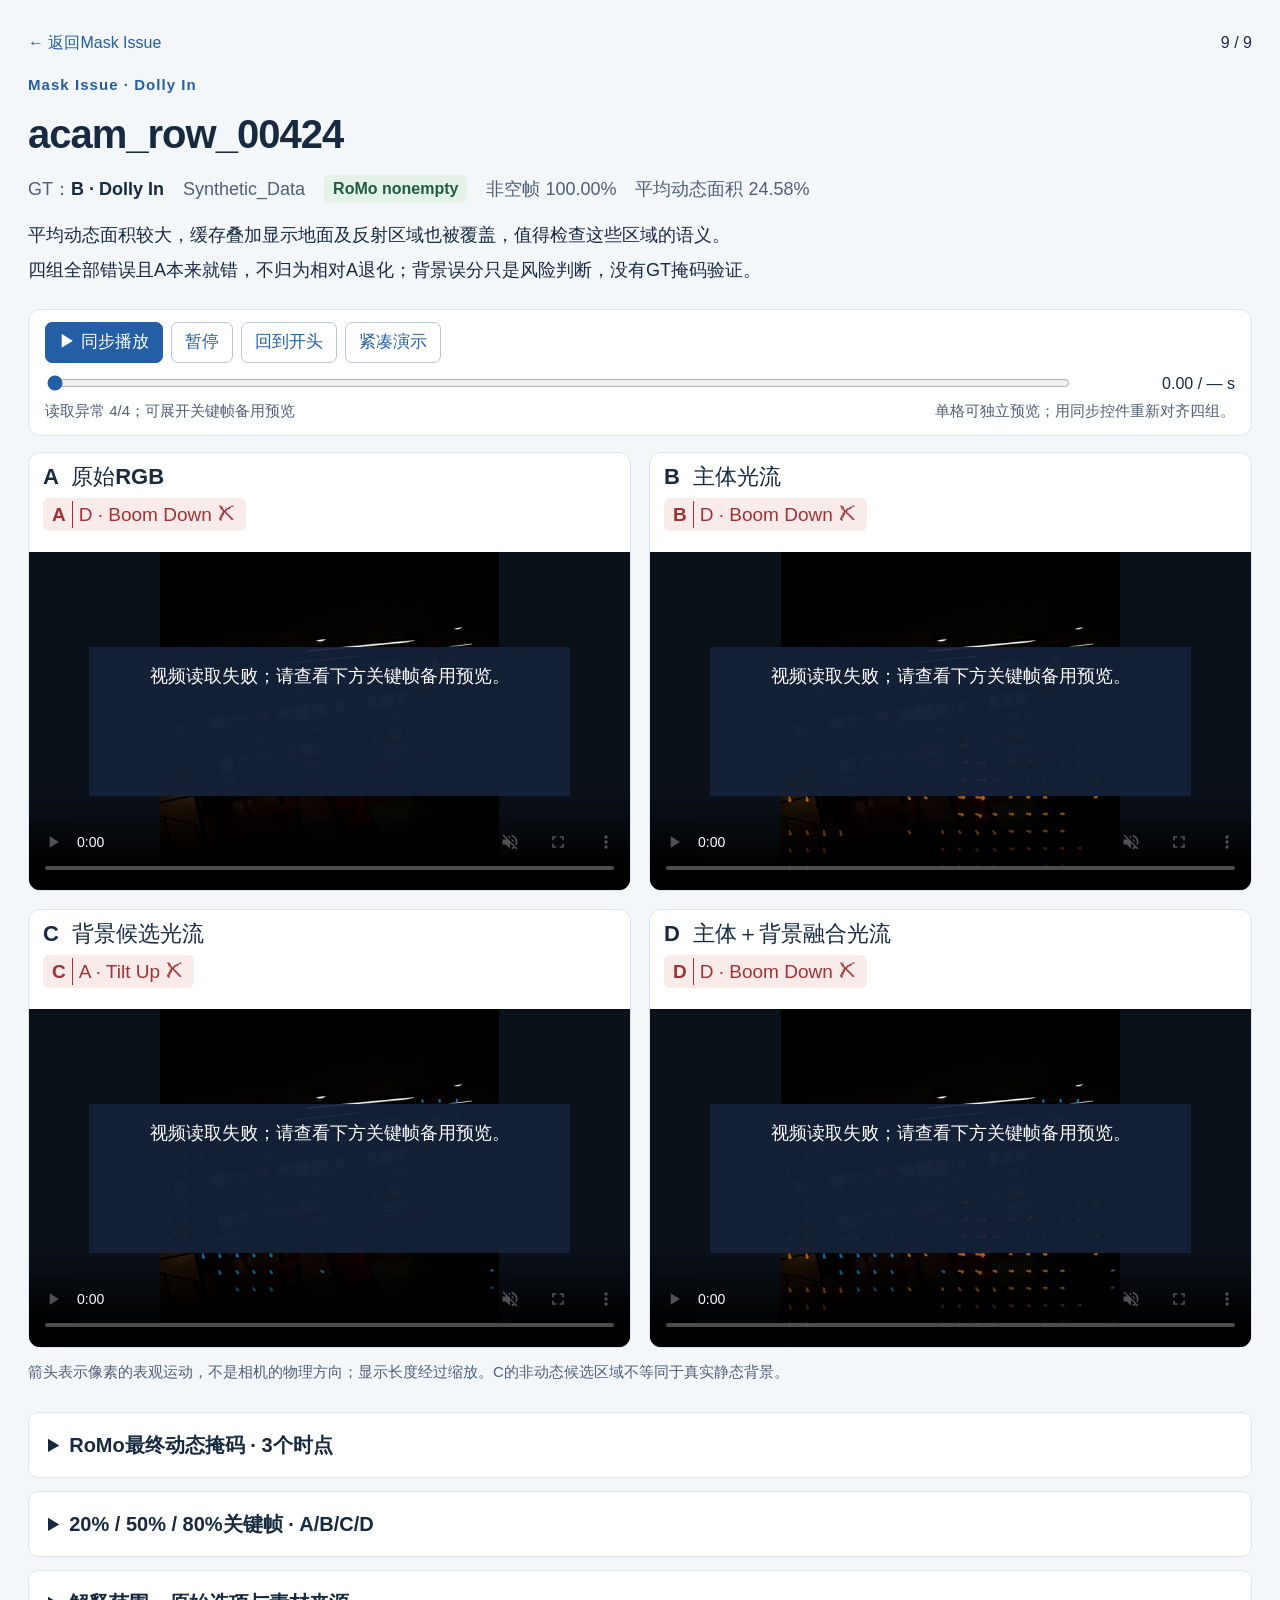
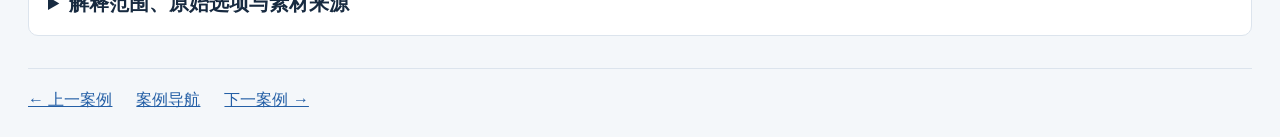
<file: docs/experiments/acam/details/acam_row_00424.html>
<!doctype html><html lang="zh-CN"><head><meta charset="utf-8"><meta name="viewport" content="width=device-width,initial-scale=1"><title>acam_row_00424 · 四组动态对比</title><link rel="stylesheet" href="../assets/style.css"></head><body><main class="detail" data-sample="acam_row_00424"><nav class="breadcrumbs"><a href="../index.html#Mask-Issue">← 返回Mask Issue</a><span>9 / 9</span></nav><header class="detail-intro"><div class="eyebrow">Mask Issue · Dolly In</div><h1>acam_row_00424</h1><div class="metadata"><span>GT：<b>B · Dolly In</b></span><span>Synthetic_Data</span><span class="mask nonempty">RoMo nonempty</span><span>非空帧 100.00%</span><span>平均动态面积 24.58%</span></div><div class="analysis-intro"><p>平均动态面积较大，缓存叠加显示地面及反射区域也被覆盖，值得检查这些区域的语义。</p><p>四组全部错误且A本来就错，不归为相对A退化；背景误分只是风险判断，没有GT掩码验证。</p></div></header><div class="compact-context">acam_row_00424 <b>GT B · Dolly In</b><span>RoMo nonempty · 动态面积 24.58%</span></div>
    <section class="compare" aria-label="A B C D四组实际视频输入"><div class="sync-bar"><div class="sync-buttons"><button id="play-all">▶ 同步播放</button><button id="pause-all" class="secondary">暂停</button><button id="restart-all" class="secondary">回到开头</button><button id="presentation" class="secondary" aria-pressed="false">紧凑演示</button></div><div class="timeline"><input id="seek-all" type="range" min="0" max="1" step="0.001" value="0" aria-label="四视频同步进度"><output id="time-display">0.00 / — s</output></div><div class="sync-note"><span id="media-status" role="status">正在读取4个本地视频…</span><span>单格可独立预览；用同步控件重新对齐四组。</span></div></div><div class="video-grid"><article class="video-card" data-variant="A"><header><h2>A <span>原始RGB</span></h2><span class="prediction bad"><b>A</b> D · Boom Down <span aria-label="错误">✗</span></span></header><div class="video-slot"><video controls muted playsinline preload="auto" poster="../assets/cases/acam_row_00424/A_50.jpg" data-variant="A" aria-label="A 原始RGB" src="../assets/media/14583ed4baf51ad69a87b0a77ff72c8ff1d93f24c63da1764dd96e81517fd5f0.mp4"></video><p class="video-error" hidden>视频读取失败；请查看下方关键帧备用预览。</p></div></article><article class="video-card" data-variant="B"><header><h2>B <span>主体光流</span></h2><span class="prediction bad"><b>B</b> D · Boom Down <span aria-label="错误">✗</span></span></header><div class="video-slot"><video controls muted playsinline preload="auto" poster="../assets/cases/acam_row_00424/B_50.jpg" data-variant="B" aria-label="B 主体光流" src="../assets/media/2d1a163ffcfd07c9f500a9c3824c02a94259b4c5a3c8a839d9db1547f759c8a3.mp4"></video><p class="video-error" hidden>视频读取失败；请查看下方关键帧备用预览。</p></div></article><article class="video-card" data-variant="C"><header><h2>C <span>背景候选光流</span></h2><span class="prediction bad"><b>C</b> A · Tilt Up <span aria-label="错误">✗</span></span></header><div class="video-slot"><video controls muted playsinline preload="auto" poster="../assets/cases/acam_row_00424/C_50.jpg" data-variant="C" aria-label="C 背景候选光流" src="../assets/media/efbb74fc227ba46f50873dfb5f4abdaeb0b12ed4f52bba4ded999aff6f3f111c.mp4"></video><p class="video-error" hidden>视频读取失败；请查看下方关键帧备用预览。</p></div></article><article class="video-card" data-variant="D"><header><h2>D <span>主体＋背景融合光流</span></h2><span class="prediction bad"><b>D</b> D · Boom Down <span aria-label="错误">✗</span></span></header><div class="video-slot"><video controls muted playsinline preload="auto" poster="../assets/cases/acam_row_00424/D_50.jpg" data-variant="D" aria-label="D 主体＋背景融合光流" src="../assets/media/4cf8e716abe6a71ce699de4476fdcc1146afdaa83e8f7b696decad7a54515053.mp4"></video><p class="video-error" hidden>视频读取失败；请查看下方关键帧备用预览。</p></div></article></div><p class="compare-caption">箭头表示像素的表观运动，不是相机的物理方向；显示长度经过缩放。C的非动态候选区域不等同于真实静态背景。</p></section><section class="supplements"><details><summary>RoMo最终动态掩码 · 3个时点</summary><p>红色是缓存中的最终动态预测叠加，不是人工GT；下列面积为选中单帧值。</p><div class="mask-grid"><figure><img loading="lazy" src="../assets/cases/acam_row_00424/mask_20.jpg" alt="acam_row_00424 最终动态掩码 20%"><figcaption>20% · 源PTS 1.133s · 面积 21.59%</figcaption></figure><figure><img loading="lazy" src="../assets/cases/acam_row_00424/mask_50.jpg" alt="acam_row_00424 最终动态掩码 50%"><figcaption>50% · 源PTS 2.733s · 面积 27.84%</figcaption></figure><figure><img loading="lazy" src="../assets/cases/acam_row_00424/mask_80.jpg" alt="acam_row_00424 最终动态掩码 80%"><figcaption>80% · 源PTS 4.267s · 面积 28.32%</figcaption></figure></div></details><details><summary>20% / 50% / 80%关键帧 · A/B/C/D</summary><p>同一行对齐同一处理帧；视频PTS与源PTS分别保留，未插帧或重新编码。</p><h3 class="time-title">20% · 处理帧 9 · 源帧 17 · 源PTS 1.133s · 视频PTS 1.125s</h3><div class="keyframe-grid"><figure><img loading="lazy" src="../assets/cases/acam_row_00424/A_20.jpg" alt="acam_row_00424 A 20%"><figcaption>A · 原始RGB</figcaption></figure><figure><img loading="lazy" src="../assets/cases/acam_row_00424/B_20.jpg" alt="acam_row_00424 B 20%"><figcaption>B · 主体光流</figcaption></figure><figure><img loading="lazy" src="../assets/cases/acam_row_00424/C_20.jpg" alt="acam_row_00424 C 20%"><figcaption>C · 背景候选光流</figcaption></figure><figure><img loading="lazy" src="../assets/cases/acam_row_00424/D_20.jpg" alt="acam_row_00424 D 20%"><figcaption>D · 主体＋背景融合光流</figcaption></figure></div><h3 class="time-title">50% · 处理帧 22 · 源帧 41 · 源PTS 2.733s · 视频PTS 2.750s</h3><div class="keyframe-grid"><figure><img loading="lazy" src="../assets/cases/acam_row_00424/A_50.jpg" alt="acam_row_00424 A 50%"><figcaption>A · 原始RGB</figcaption></figure><figure><img loading="lazy" src="../assets/cases/acam_row_00424/B_50.jpg" alt="acam_row_00424 B 50%"><figcaption>B · 主体光流</figcaption></figure><figure><img loading="lazy" src="../assets/cases/acam_row_00424/C_50.jpg" alt="acam_row_00424 C 50%"><figcaption>C · 背景候选光流</figcaption></figure><figure><img loading="lazy" src="../assets/cases/acam_row_00424/D_50.jpg" alt="acam_row_00424 D 50%"><figcaption>D · 主体＋背景融合光流</figcaption></figure></div><h3 class="time-title">80% · 处理帧 34 · 源帧 64 · 源PTS 4.267s · 视频PTS 4.250s</h3><div class="keyframe-grid"><figure><img loading="lazy" src="../assets/cases/acam_row_00424/A_80.jpg" alt="acam_row_00424 A 80%"><figcaption>A · 原始RGB</figcaption></figure><figure><img loading="lazy" src="../assets/cases/acam_row_00424/B_80.jpg" alt="acam_row_00424 B 80%"><figcaption>B · 主体光流</figcaption></figure><figure><img loading="lazy" src="../assets/cases/acam_row_00424/C_80.jpg" alt="acam_row_00424 C 80%"><figcaption>C · 背景候选光流</figcaption></figure><figure><img loading="lazy" src="../assets/cases/acam_row_00424/D_80.jpg" alt="acam_row_00424 D 80%"><figcaption>D · 主体＋背景融合光流</figcaption></figure></div></details><details><summary>解释范围、原始选项与素材来源</summary><p>这些案例是按已知结果事后筛选的定性展示；非空掩码不等同于分割正确，不计算没有GT的分割准确率。</p><p>预测批次：new20_motion_evidence_v1；Prompt v1。GT只用于事后评分。</p><ul class="options"><li>A. Tilt up</li><li>B. Push in</li><li>C. Static shot</li><li>D. Pedestal down</li></ul><p>输入视频均为正式实验MP4；SHA-256与保存预测中的指纹核对。完整源路径见 <a href="../used_files.json">used_files.json</a>。</p></details></section><footer><a href="acam_row_24116.html">← 上一案例</a><a href="../index.html">案例导航</a><a href="acam_row_00713.html">下一案例 →</a></footer></main><script src="../assets/site.js" defer></script></body></html>
</file>
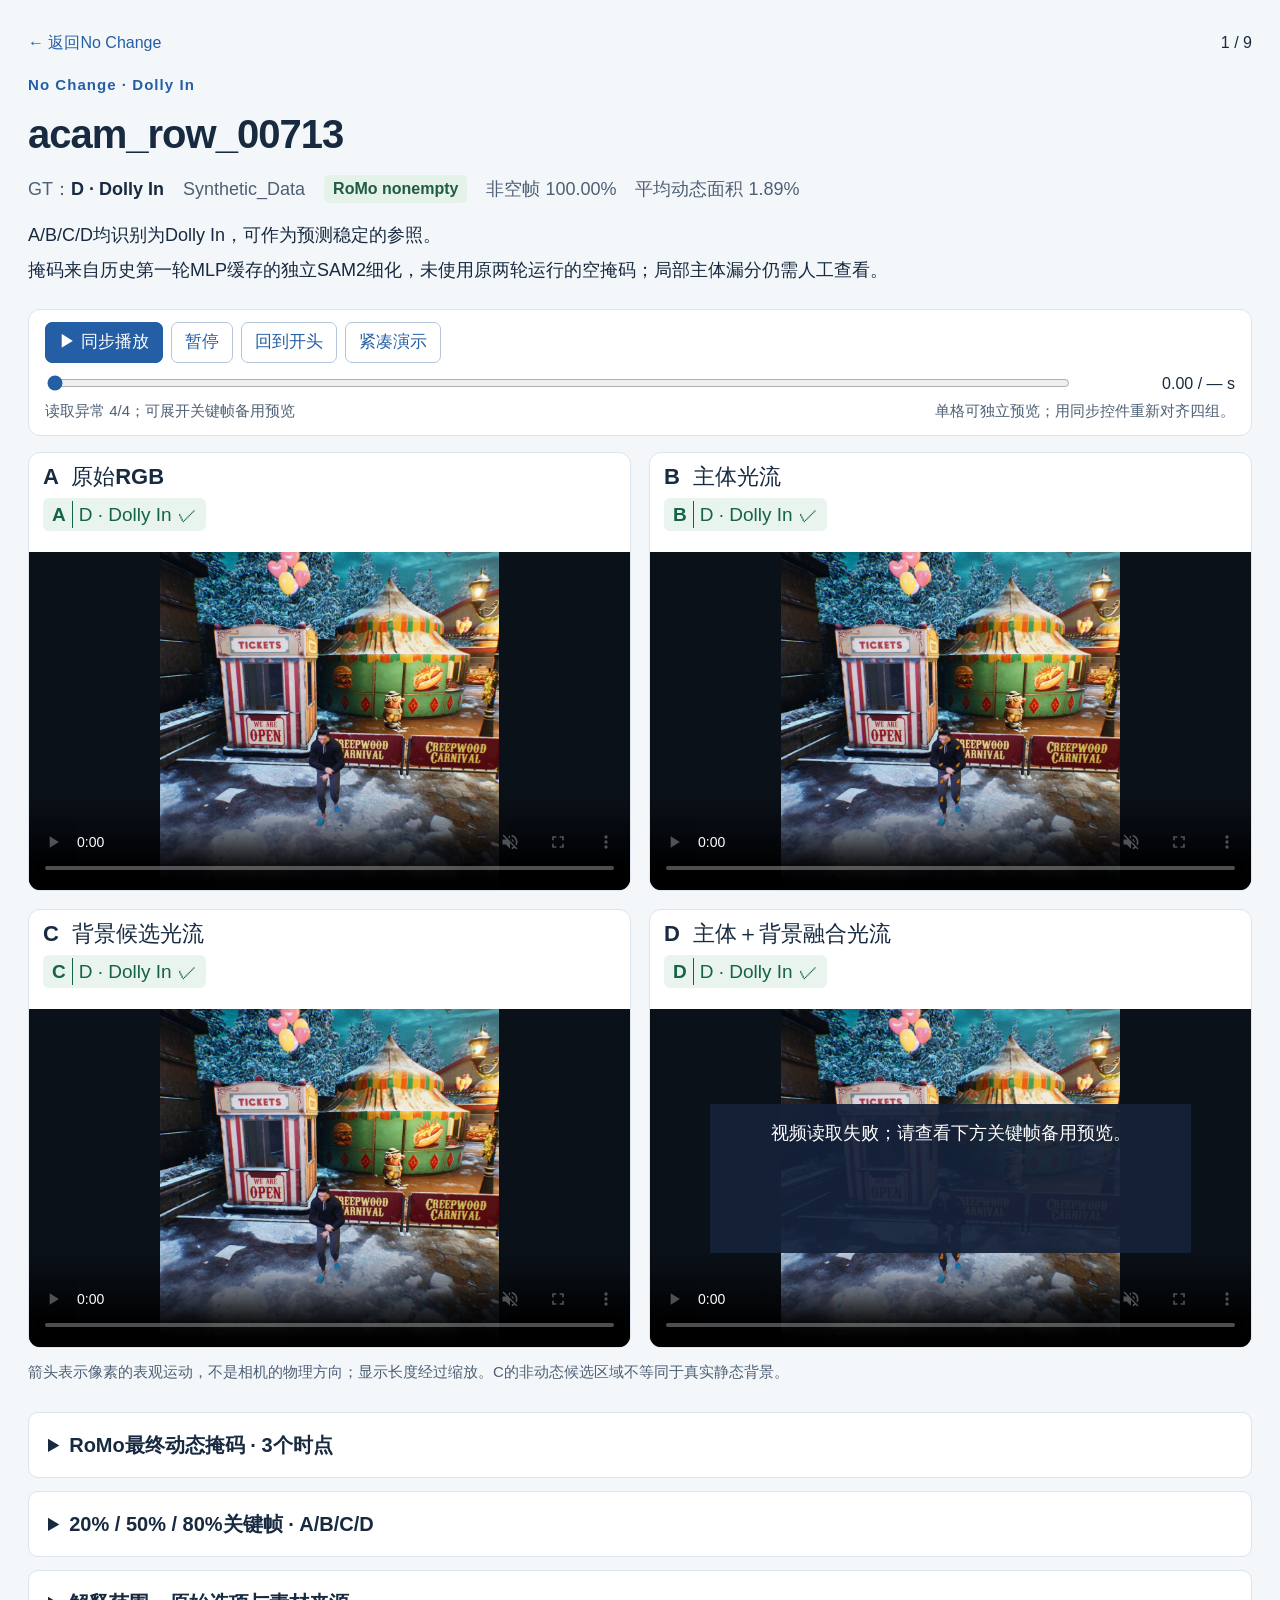
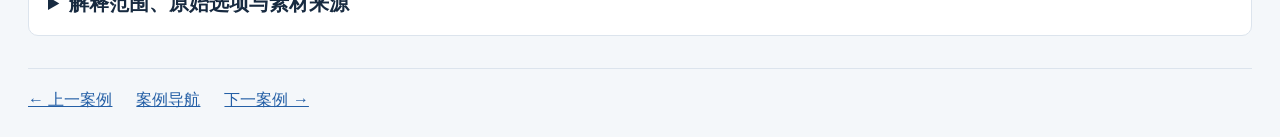
<file: docs/experiments/acam/details/acam_row_00713.html>
<!doctype html><html lang="zh-CN"><head><meta charset="utf-8"><meta name="viewport" content="width=device-width,initial-scale=1"><title>acam_row_00713 · 四组动态对比</title><link rel="stylesheet" href="../assets/style.css"></head><body><main class="detail" data-sample="acam_row_00713"><nav class="breadcrumbs"><a href="../index.html#No-Change">← 返回No Change</a><span>1 / 9</span></nav><header class="detail-intro"><div class="eyebrow">No Change · Dolly In</div><h1>acam_row_00713</h1><div class="metadata"><span>GT：<b>D · Dolly In</b></span><span>Synthetic_Data</span><span class="mask nonempty">RoMo nonempty</span><span>非空帧 100.00%</span><span>平均动态面积 1.89%</span></div><div class="analysis-intro"><p>A/B/C/D均识别为Dolly In，可作为预测稳定的参照。</p><p>掩码来自历史第一轮MLP缓存的独立SAM2细化，未使用原两轮运行的空掩码；局部主体漏分仍需人工查看。</p></div></header><div class="compact-context">acam_row_00713 <b>GT D · Dolly In</b><span>RoMo nonempty · 动态面积 1.89%</span></div>
    <section class="compare" aria-label="A B C D四组实际视频输入"><div class="sync-bar"><div class="sync-buttons"><button id="play-all">▶ 同步播放</button><button id="pause-all" class="secondary">暂停</button><button id="restart-all" class="secondary">回到开头</button><button id="presentation" class="secondary" aria-pressed="false">紧凑演示</button></div><div class="timeline"><input id="seek-all" type="range" min="0" max="1" step="0.001" value="0" aria-label="四视频同步进度"><output id="time-display">0.00 / — s</output></div><div class="sync-note"><span id="media-status" role="status">正在读取4个本地视频…</span><span>单格可独立预览；用同步控件重新对齐四组。</span></div></div><div class="video-grid"><article class="video-card" data-variant="A"><header><h2>A <span>原始RGB</span></h2><span class="prediction good"><b>A</b> D · Dolly In <span aria-label="正确">✓</span></span></header><div class="video-slot"><video controls muted playsinline preload="auto" poster="../assets/cases/acam_row_00713/A_50.jpg" data-variant="A" aria-label="A 原始RGB" src="../assets/media/99fdda19ff033e8259283aacd0c1afffc8473e13a12192bf88c09b046d2f4426.mp4"></video><p class="video-error" hidden>视频读取失败；请查看下方关键帧备用预览。</p></div></article><article class="video-card" data-variant="B"><header><h2>B <span>主体光流</span></h2><span class="prediction good"><b>B</b> D · Dolly In <span aria-label="正确">✓</span></span></header><div class="video-slot"><video controls muted playsinline preload="auto" poster="../assets/cases/acam_row_00713/B_50.jpg" data-variant="B" aria-label="B 主体光流" src="../assets/media/05a698501a0d949cb47930e926d616a8c3b3e7c6a4063bf7288295e291a50a95.mp4"></video><p class="video-error" hidden>视频读取失败；请查看下方关键帧备用预览。</p></div></article><article class="video-card" data-variant="C"><header><h2>C <span>背景候选光流</span></h2><span class="prediction good"><b>C</b> D · Dolly In <span aria-label="正确">✓</span></span></header><div class="video-slot"><video controls muted playsinline preload="auto" poster="../assets/cases/acam_row_00713/C_50.jpg" data-variant="C" aria-label="C 背景候选光流" src="../assets/media/89801c8f9f99202efb0faf061778452658094331b56fe08ed63e8cf22959da6d.mp4"></video><p class="video-error" hidden>视频读取失败；请查看下方关键帧备用预览。</p></div></article><article class="video-card" data-variant="D"><header><h2>D <span>主体＋背景融合光流</span></h2><span class="prediction good"><b>D</b> D · Dolly In <span aria-label="正确">✓</span></span></header><div class="video-slot"><video controls muted playsinline preload="auto" poster="../assets/cases/acam_row_00713/D_50.jpg" data-variant="D" aria-label="D 主体＋背景融合光流" src="../assets/media/a73ae92c2ff3f47a0496e33969d31e8b33b8329f22fe7ade8ab2b49cdfe2c430.mp4"></video><p class="video-error" hidden>视频读取失败；请查看下方关键帧备用预览。</p></div></article></div><p class="compare-caption">箭头表示像素的表观运动，不是相机的物理方向；显示长度经过缩放。C的非动态候选区域不等同于真实静态背景。</p></section><section class="supplements"><details><summary>RoMo最终动态掩码 · 3个时点</summary><p>红色是缓存中的最终动态预测叠加，不是人工GT；下列面积为选中单帧值。</p><div class="mask-grid"><figure><img loading="lazy" src="../assets/cases/acam_row_00713/mask_20.jpg" alt="acam_row_00713 最终动态掩码 20%"><figcaption>20% · 源PTS 1.133s · 面积 1.21%</figcaption></figure><figure><img loading="lazy" src="../assets/cases/acam_row_00713/mask_50.jpg" alt="acam_row_00713 最终动态掩码 50%"><figcaption>50% · 源PTS 2.733s · 面积 1.55%</figcaption></figure><figure><img loading="lazy" src="../assets/cases/acam_row_00713/mask_80.jpg" alt="acam_row_00713 最终动态掩码 80%"><figcaption>80% · 源PTS 4.267s · 面积 2.48%</figcaption></figure></div></details><details><summary>20% / 50% / 80%关键帧 · A/B/C/D</summary><p>同一行对齐同一处理帧；视频PTS与源PTS分别保留，未插帧或重新编码。</p><h3 class="time-title">20% · 处理帧 9 · 源帧 17 · 源PTS 1.133s · 视频PTS 1.125s</h3><div class="keyframe-grid"><figure><img loading="lazy" src="../assets/cases/acam_row_00713/A_20.jpg" alt="acam_row_00713 A 20%"><figcaption>A · 原始RGB</figcaption></figure><figure><img loading="lazy" src="../assets/cases/acam_row_00713/B_20.jpg" alt="acam_row_00713 B 20%"><figcaption>B · 主体光流</figcaption></figure><figure><img loading="lazy" src="../assets/cases/acam_row_00713/C_20.jpg" alt="acam_row_00713 C 20%"><figcaption>C · 背景候选光流</figcaption></figure><figure><img loading="lazy" src="../assets/cases/acam_row_00713/D_20.jpg" alt="acam_row_00713 D 20%"><figcaption>D · 主体＋背景融合光流</figcaption></figure></div><h3 class="time-title">50% · 处理帧 22 · 源帧 41 · 源PTS 2.733s · 视频PTS 2.750s</h3><div class="keyframe-grid"><figure><img loading="lazy" src="../assets/cases/acam_row_00713/A_50.jpg" alt="acam_row_00713 A 50%"><figcaption>A · 原始RGB</figcaption></figure><figure><img loading="lazy" src="../assets/cases/acam_row_00713/B_50.jpg" alt="acam_row_00713 B 50%"><figcaption>B · 主体光流</figcaption></figure><figure><img loading="lazy" src="../assets/cases/acam_row_00713/C_50.jpg" alt="acam_row_00713 C 50%"><figcaption>C · 背景候选光流</figcaption></figure><figure><img loading="lazy" src="../assets/cases/acam_row_00713/D_50.jpg" alt="acam_row_00713 D 50%"><figcaption>D · 主体＋背景融合光流</figcaption></figure></div><h3 class="time-title">80% · 处理帧 34 · 源帧 64 · 源PTS 4.267s · 视频PTS 4.250s</h3><div class="keyframe-grid"><figure><img loading="lazy" src="../assets/cases/acam_row_00713/A_80.jpg" alt="acam_row_00713 A 80%"><figcaption>A · 原始RGB</figcaption></figure><figure><img loading="lazy" src="../assets/cases/acam_row_00713/B_80.jpg" alt="acam_row_00713 B 80%"><figcaption>B · 主体光流</figcaption></figure><figure><img loading="lazy" src="../assets/cases/acam_row_00713/C_80.jpg" alt="acam_row_00713 C 80%"><figcaption>C · 背景候选光流</figcaption></figure><figure><img loading="lazy" src="../assets/cases/acam_row_00713/D_80.jpg" alt="acam_row_00713 D 80%"><figcaption>D · 主体＋背景融合光流</figcaption></figure></div></details><details><summary>解释范围、原始选项与素材来源</summary><p>这些案例是按已知结果事后筛选的定性展示；非空掩码不等同于分割正确，不计算没有GT的分割准确率。</p><p>预测批次：old6_motion_evidence_v1；Prompt v1。GT只用于事后评分。</p><ul class="options"><li>A. Pull out</li><li>B. Pedestal down</li><li>C. Tilt up</li><li>D. Push in</li></ul><p>Historical first-iteration MLP cache plus independent SAM2 refinement; original two-iteration empty output NOT used.</p><p>输入视频均为正式实验MP4；SHA-256与保存预测中的指纹核对。完整源路径见 <a href="../used_files.json">used_files.json</a>。</p></details></section><footer><a href="acam_row_00424.html">← 上一案例</a><a href="../index.html">案例导航</a><a href="acam_row_13918.html">下一案例 →</a></footer></main><script src="../assets/site.js" defer></script></body></html>
</file>
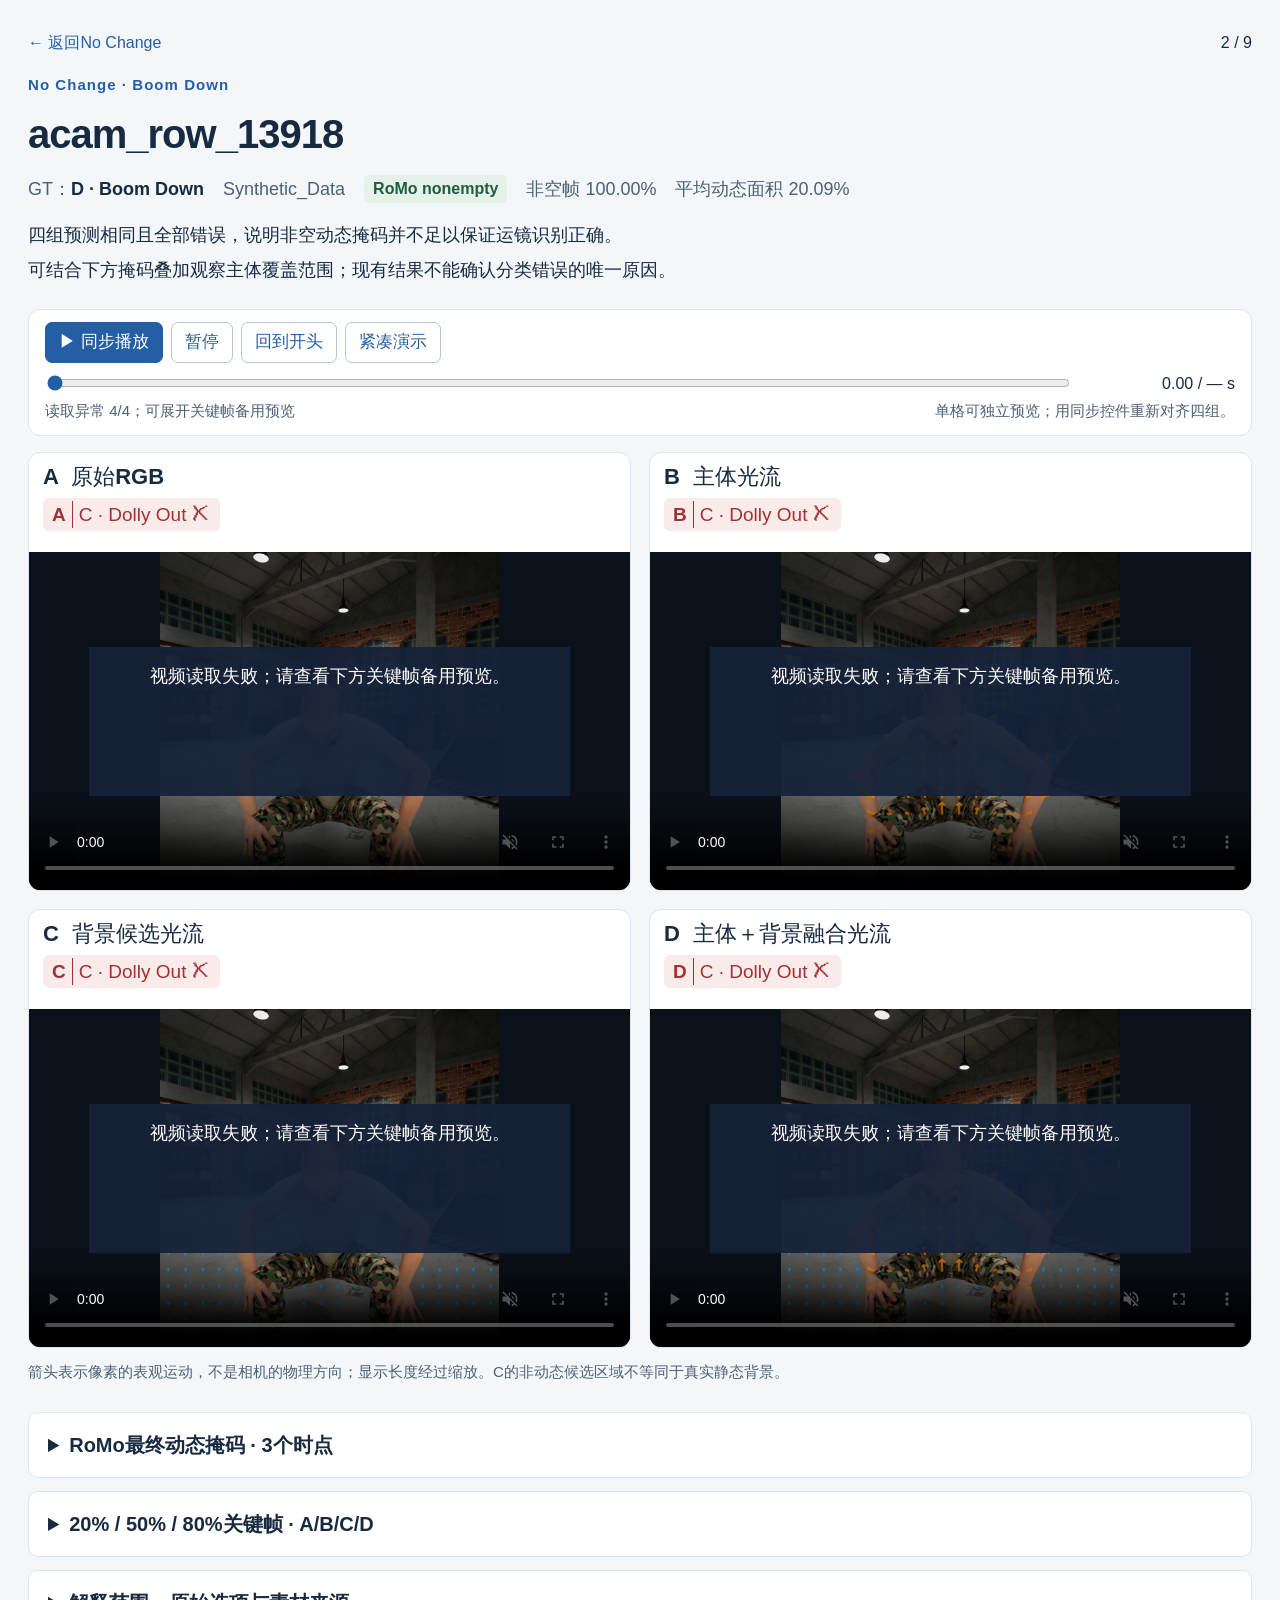
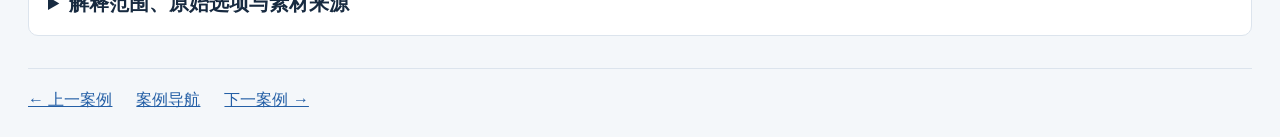
<file: docs/experiments/acam/details/acam_row_13918.html>
<!doctype html><html lang="zh-CN"><head><meta charset="utf-8"><meta name="viewport" content="width=device-width,initial-scale=1"><title>acam_row_13918 · 四组动态对比</title><link rel="stylesheet" href="../assets/style.css"></head><body><main class="detail" data-sample="acam_row_13918"><nav class="breadcrumbs"><a href="../index.html#No-Change">← 返回No Change</a><span>2 / 9</span></nav><header class="detail-intro"><div class="eyebrow">No Change · Boom Down</div><h1>acam_row_13918</h1><div class="metadata"><span>GT：<b>D · Boom Down</b></span><span>Synthetic_Data</span><span class="mask nonempty">RoMo nonempty</span><span>非空帧 100.00%</span><span>平均动态面积 20.09%</span></div><div class="analysis-intro"><p>四组预测相同且全部错误，说明非空动态掩码并不足以保证运镜识别正确。</p><p>可结合下方掩码叠加观察主体覆盖范围；现有结果不能确认分类错误的唯一原因。</p></div></header><div class="compact-context">acam_row_13918 <b>GT D · Boom Down</b><span>RoMo nonempty · 动态面积 20.09%</span></div>
    <section class="compare" aria-label="A B C D四组实际视频输入"><div class="sync-bar"><div class="sync-buttons"><button id="play-all">▶ 同步播放</button><button id="pause-all" class="secondary">暂停</button><button id="restart-all" class="secondary">回到开头</button><button id="presentation" class="secondary" aria-pressed="false">紧凑演示</button></div><div class="timeline"><input id="seek-all" type="range" min="0" max="1" step="0.001" value="0" aria-label="四视频同步进度"><output id="time-display">0.00 / — s</output></div><div class="sync-note"><span id="media-status" role="status">正在读取4个本地视频…</span><span>单格可独立预览；用同步控件重新对齐四组。</span></div></div><div class="video-grid"><article class="video-card" data-variant="A"><header><h2>A <span>原始RGB</span></h2><span class="prediction bad"><b>A</b> C · Dolly Out <span aria-label="错误">✗</span></span></header><div class="video-slot"><video controls muted playsinline preload="auto" poster="../assets/cases/acam_row_13918/A_50.jpg" data-variant="A" aria-label="A 原始RGB" src="../assets/media/1f34b0091352941c9752c432d439d4645ee886ab2a5506be0b8fce078ce4c4e7.mp4"></video><p class="video-error" hidden>视频读取失败；请查看下方关键帧备用预览。</p></div></article><article class="video-card" data-variant="B"><header><h2>B <span>主体光流</span></h2><span class="prediction bad"><b>B</b> C · Dolly Out <span aria-label="错误">✗</span></span></header><div class="video-slot"><video controls muted playsinline preload="auto" poster="../assets/cases/acam_row_13918/B_50.jpg" data-variant="B" aria-label="B 主体光流" src="../assets/media/53ec30570d67546989fdaff2fa413bf10c7826469b9e213dbe649a78cde2d976.mp4"></video><p class="video-error" hidden>视频读取失败；请查看下方关键帧备用预览。</p></div></article><article class="video-card" data-variant="C"><header><h2>C <span>背景候选光流</span></h2><span class="prediction bad"><b>C</b> C · Dolly Out <span aria-label="错误">✗</span></span></header><div class="video-slot"><video controls muted playsinline preload="auto" poster="../assets/cases/acam_row_13918/C_50.jpg" data-variant="C" aria-label="C 背景候选光流" src="../assets/media/30f8a3c7c5395413efd39f3bea07b7f14e467ceddcbd6f347c0f63825539d56c.mp4"></video><p class="video-error" hidden>视频读取失败；请查看下方关键帧备用预览。</p></div></article><article class="video-card" data-variant="D"><header><h2>D <span>主体＋背景融合光流</span></h2><span class="prediction bad"><b>D</b> C · Dolly Out <span aria-label="错误">✗</span></span></header><div class="video-slot"><video controls muted playsinline preload="auto" poster="../assets/cases/acam_row_13918/D_50.jpg" data-variant="D" aria-label="D 主体＋背景融合光流" src="../assets/media/495417b7befdd614a7ca7a9a3af4655f9c24eed4028d265b9d280044c6a80ae5.mp4"></video><p class="video-error" hidden>视频读取失败；请查看下方关键帧备用预览。</p></div></article></div><p class="compare-caption">箭头表示像素的表观运动，不是相机的物理方向；显示长度经过缩放。C的非动态候选区域不等同于真实静态背景。</p></section><section class="supplements"><details><summary>RoMo最终动态掩码 · 3个时点</summary><p>红色是缓存中的最终动态预测叠加，不是人工GT；下列面积为选中单帧值。</p><div class="mask-grid"><figure><img loading="lazy" src="../assets/cases/acam_row_13918/mask_20.jpg" alt="acam_row_13918 最终动态掩码 20%"><figcaption>20% · 源PTS 1.133s · 面积 16.88%</figcaption></figure><figure><img loading="lazy" src="../assets/cases/acam_row_13918/mask_50.jpg" alt="acam_row_13918 最终动态掩码 50%"><figcaption>50% · 源PTS 2.733s · 面积 18.21%</figcaption></figure><figure><img loading="lazy" src="../assets/cases/acam_row_13918/mask_80.jpg" alt="acam_row_13918 最终动态掩码 80%"><figcaption>80% · 源PTS 4.267s · 面积 26.75%</figcaption></figure></div></details><details><summary>20% / 50% / 80%关键帧 · A/B/C/D</summary><p>同一行对齐同一处理帧；视频PTS与源PTS分别保留，未插帧或重新编码。</p><h3 class="time-title">20% · 处理帧 9 · 源帧 17 · 源PTS 1.133s · 视频PTS 1.125s</h3><div class="keyframe-grid"><figure><img loading="lazy" src="../assets/cases/acam_row_13918/A_20.jpg" alt="acam_row_13918 A 20%"><figcaption>A · 原始RGB</figcaption></figure><figure><img loading="lazy" src="../assets/cases/acam_row_13918/B_20.jpg" alt="acam_row_13918 B 20%"><figcaption>B · 主体光流</figcaption></figure><figure><img loading="lazy" src="../assets/cases/acam_row_13918/C_20.jpg" alt="acam_row_13918 C 20%"><figcaption>C · 背景候选光流</figcaption></figure><figure><img loading="lazy" src="../assets/cases/acam_row_13918/D_20.jpg" alt="acam_row_13918 D 20%"><figcaption>D · 主体＋背景融合光流</figcaption></figure></div><h3 class="time-title">50% · 处理帧 22 · 源帧 41 · 源PTS 2.733s · 视频PTS 2.750s</h3><div class="keyframe-grid"><figure><img loading="lazy" src="../assets/cases/acam_row_13918/A_50.jpg" alt="acam_row_13918 A 50%"><figcaption>A · 原始RGB</figcaption></figure><figure><img loading="lazy" src="../assets/cases/acam_row_13918/B_50.jpg" alt="acam_row_13918 B 50%"><figcaption>B · 主体光流</figcaption></figure><figure><img loading="lazy" src="../assets/cases/acam_row_13918/C_50.jpg" alt="acam_row_13918 C 50%"><figcaption>C · 背景候选光流</figcaption></figure><figure><img loading="lazy" src="../assets/cases/acam_row_13918/D_50.jpg" alt="acam_row_13918 D 50%"><figcaption>D · 主体＋背景融合光流</figcaption></figure></div><h3 class="time-title">80% · 处理帧 34 · 源帧 64 · 源PTS 4.267s · 视频PTS 4.250s</h3><div class="keyframe-grid"><figure><img loading="lazy" src="../assets/cases/acam_row_13918/A_80.jpg" alt="acam_row_13918 A 80%"><figcaption>A · 原始RGB</figcaption></figure><figure><img loading="lazy" src="../assets/cases/acam_row_13918/B_80.jpg" alt="acam_row_13918 B 80%"><figcaption>B · 主体光流</figcaption></figure><figure><img loading="lazy" src="../assets/cases/acam_row_13918/C_80.jpg" alt="acam_row_13918 C 80%"><figcaption>C · 背景候选光流</figcaption></figure><figure><img loading="lazy" src="../assets/cases/acam_row_13918/D_80.jpg" alt="acam_row_13918 D 80%"><figcaption>D · 主体＋背景融合光流</figcaption></figure></div></details><details><summary>解释范围、原始选项与素材来源</summary><p>这些案例是按已知结果事后筛选的定性展示；非空掩码不等同于分割正确，不计算没有GT的分割准确率。</p><p>预测批次：new20_motion_evidence_v1；Prompt v1。GT只用于事后评分。</p><ul class="options"><li>A. Truck left</li><li>B. Pan right</li><li>C. Pull out</li><li>D. Pedestal down</li></ul><p>输入视频均为正式实验MP4；SHA-256与保存预测中的指纹核对。完整源路径见 <a href="../used_files.json">used_files.json</a>。</p></details></section><footer><a href="acam_row_00713.html">← 上一案例</a><a href="../index.html">案例导航</a><a href="acam_row_25042.html">下一案例 →</a></footer></main><script src="../assets/site.js" defer></script></body></html>
</file>
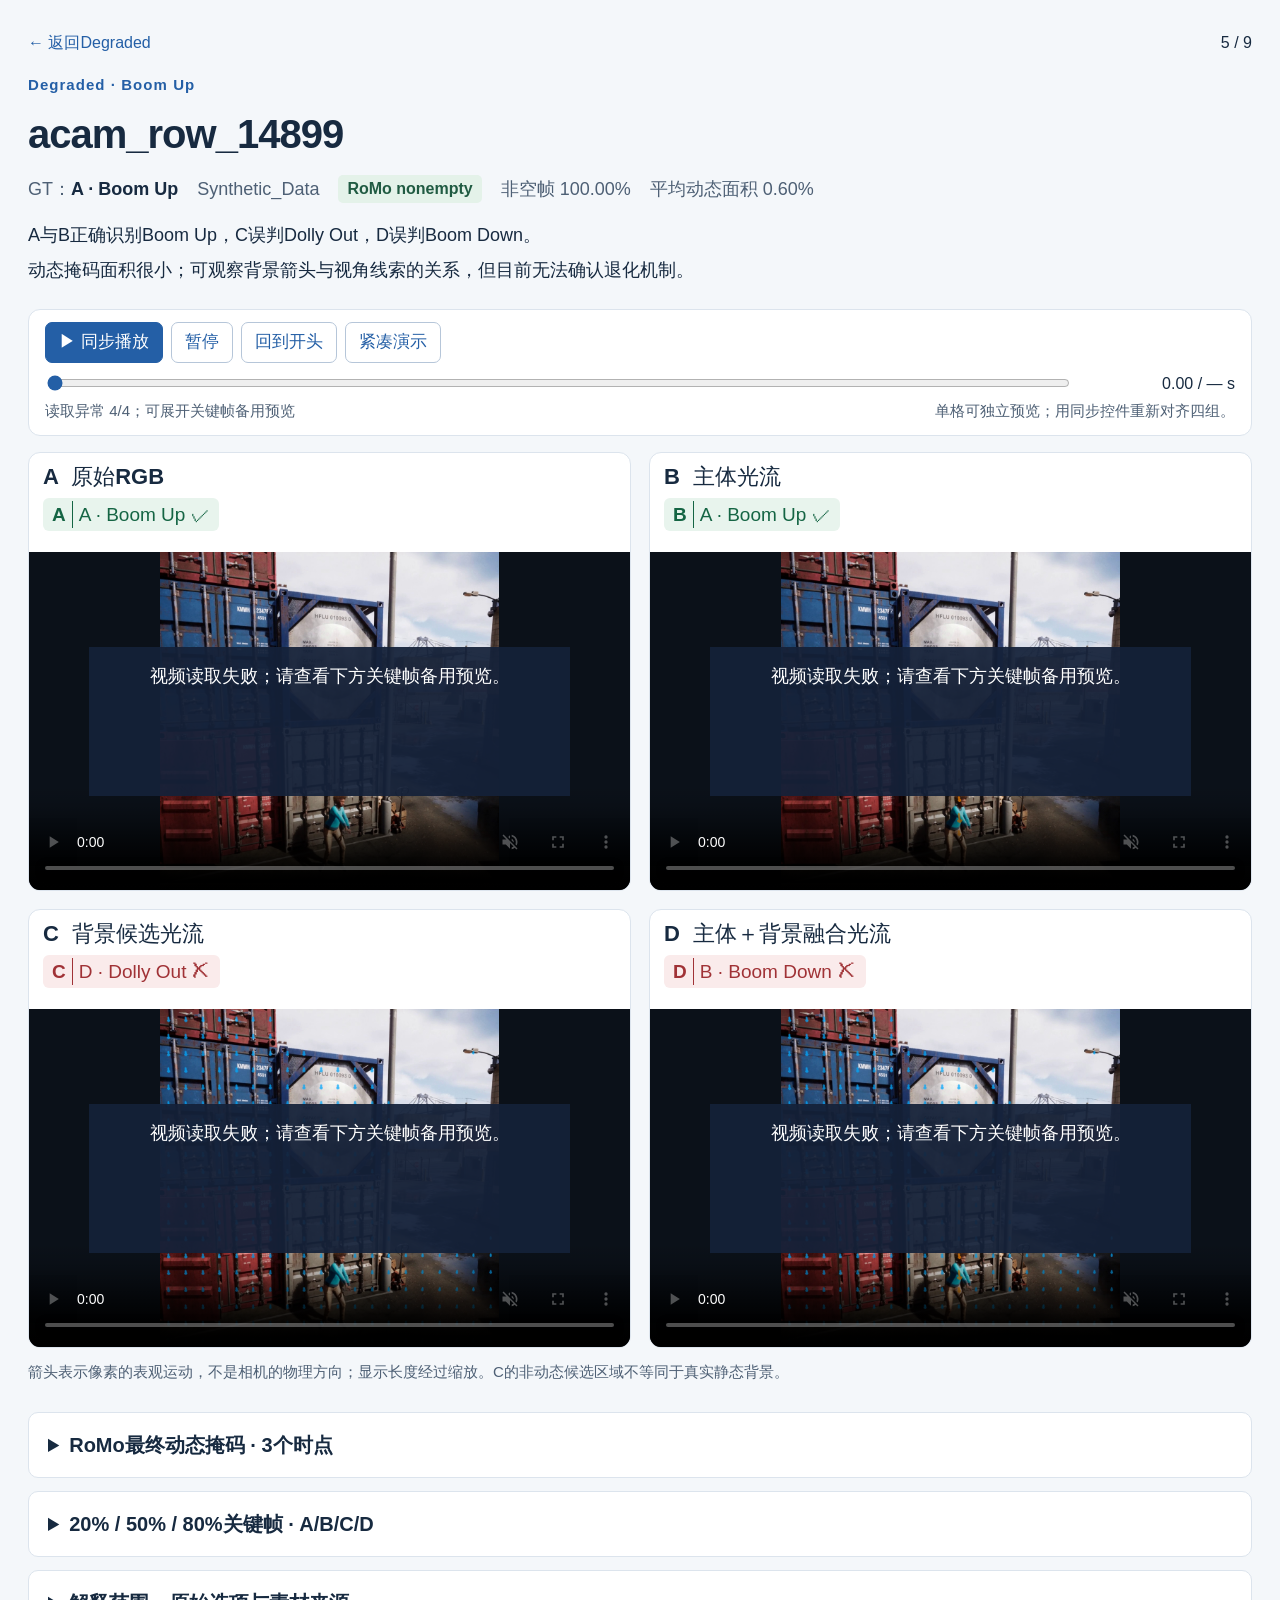
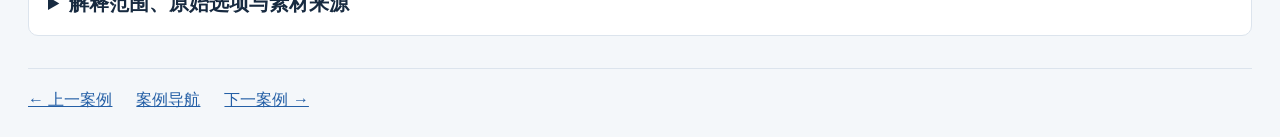
<file: docs/experiments/acam/details/acam_row_14899.html>
<!doctype html><html lang="zh-CN"><head><meta charset="utf-8"><meta name="viewport" content="width=device-width,initial-scale=1"><title>acam_row_14899 · 四组动态对比</title><link rel="stylesheet" href="../assets/style.css"></head><body><main class="detail" data-sample="acam_row_14899"><nav class="breadcrumbs"><a href="../index.html#Degraded">← 返回Degraded</a><span>5 / 9</span></nav><header class="detail-intro"><div class="eyebrow">Degraded · Boom Up</div><h1>acam_row_14899</h1><div class="metadata"><span>GT：<b>A · Boom Up</b></span><span>Synthetic_Data</span><span class="mask nonempty">RoMo nonempty</span><span>非空帧 100.00%</span><span>平均动态面积 0.60%</span></div><div class="analysis-intro"><p>A与B正确识别Boom Up，C误判Dolly Out，D误判Boom Down。</p><p>动态掩码面积很小；可观察背景箭头与视角线索的关系，但目前无法确认退化机制。</p></div></header><div class="compact-context">acam_row_14899 <b>GT A · Boom Up</b><span>RoMo nonempty · 动态面积 0.60%</span></div>
    <section class="compare" aria-label="A B C D四组实际视频输入"><div class="sync-bar"><div class="sync-buttons"><button id="play-all">▶ 同步播放</button><button id="pause-all" class="secondary">暂停</button><button id="restart-all" class="secondary">回到开头</button><button id="presentation" class="secondary" aria-pressed="false">紧凑演示</button></div><div class="timeline"><input id="seek-all" type="range" min="0" max="1" step="0.001" value="0" aria-label="四视频同步进度"><output id="time-display">0.00 / — s</output></div><div class="sync-note"><span id="media-status" role="status">正在读取4个本地视频…</span><span>单格可独立预览；用同步控件重新对齐四组。</span></div></div><div class="video-grid"><article class="video-card" data-variant="A"><header><h2>A <span>原始RGB</span></h2><span class="prediction good"><b>A</b> A · Boom Up <span aria-label="正确">✓</span></span></header><div class="video-slot"><video controls muted playsinline preload="auto" poster="../assets/cases/acam_row_14899/A_50.jpg" data-variant="A" aria-label="A 原始RGB" src="../assets/media/63d1c71cb9658b5fecb3f4d84b066f2cf0c8b295d29501615e3e1776bb7fabaa.mp4"></video><p class="video-error" hidden>视频读取失败；请查看下方关键帧备用预览。</p></div></article><article class="video-card" data-variant="B"><header><h2>B <span>主体光流</span></h2><span class="prediction good"><b>B</b> A · Boom Up <span aria-label="正确">✓</span></span></header><div class="video-slot"><video controls muted playsinline preload="auto" poster="../assets/cases/acam_row_14899/B_50.jpg" data-variant="B" aria-label="B 主体光流" src="../assets/media/2fc4cd948f541512a2a1a92cd427c5d9fd5cee802d1a8c370330b1b26cb365c2.mp4"></video><p class="video-error" hidden>视频读取失败；请查看下方关键帧备用预览。</p></div></article><article class="video-card" data-variant="C"><header><h2>C <span>背景候选光流</span></h2><span class="prediction bad"><b>C</b> D · Dolly Out <span aria-label="错误">✗</span></span></header><div class="video-slot"><video controls muted playsinline preload="auto" poster="../assets/cases/acam_row_14899/C_50.jpg" data-variant="C" aria-label="C 背景候选光流" src="../assets/media/2eb1d29f7db749fa3eb8da1b7b1b5a5a0cb11d55d5059a2f6d08a3eda80f93fd.mp4"></video><p class="video-error" hidden>视频读取失败；请查看下方关键帧备用预览。</p></div></article><article class="video-card" data-variant="D"><header><h2>D <span>主体＋背景融合光流</span></h2><span class="prediction bad"><b>D</b> B · Boom Down <span aria-label="错误">✗</span></span></header><div class="video-slot"><video controls muted playsinline preload="auto" poster="../assets/cases/acam_row_14899/D_50.jpg" data-variant="D" aria-label="D 主体＋背景融合光流" src="../assets/media/4ad6499de2a454f455dac3aeec74ab7891382413bd4635c8e01ff385dad18b4b.mp4"></video><p class="video-error" hidden>视频读取失败；请查看下方关键帧备用预览。</p></div></article></div><p class="compare-caption">箭头表示像素的表观运动，不是相机的物理方向；显示长度经过缩放。C的非动态候选区域不等同于真实静态背景。</p></section><section class="supplements"><details><summary>RoMo最终动态掩码 · 3个时点</summary><p>红色是缓存中的最终动态预测叠加，不是人工GT；下列面积为选中单帧值。</p><div class="mask-grid"><figure><img loading="lazy" src="../assets/cases/acam_row_14899/mask_20.jpg" alt="acam_row_14899 最终动态掩码 20%"><figcaption>20% · 源PTS 1.133s · 面积 0.64%</figcaption></figure><figure><img loading="lazy" src="../assets/cases/acam_row_14899/mask_50.jpg" alt="acam_row_14899 最终动态掩码 50%"><figcaption>50% · 源PTS 2.733s · 面积 0.56%</figcaption></figure><figure><img loading="lazy" src="../assets/cases/acam_row_14899/mask_80.jpg" alt="acam_row_14899 最终动态掩码 80%"><figcaption>80% · 源PTS 4.267s · 面积 0.56%</figcaption></figure></div></details><details><summary>20% / 50% / 80%关键帧 · A/B/C/D</summary><p>同一行对齐同一处理帧；视频PTS与源PTS分别保留，未插帧或重新编码。</p><h3 class="time-title">20% · 处理帧 9 · 源帧 17 · 源PTS 1.133s · 视频PTS 1.125s</h3><div class="keyframe-grid"><figure><img loading="lazy" src="../assets/cases/acam_row_14899/A_20.jpg" alt="acam_row_14899 A 20%"><figcaption>A · 原始RGB</figcaption></figure><figure><img loading="lazy" src="../assets/cases/acam_row_14899/B_20.jpg" alt="acam_row_14899 B 20%"><figcaption>B · 主体光流</figcaption></figure><figure><img loading="lazy" src="../assets/cases/acam_row_14899/C_20.jpg" alt="acam_row_14899 C 20%"><figcaption>C · 背景候选光流</figcaption></figure><figure><img loading="lazy" src="../assets/cases/acam_row_14899/D_20.jpg" alt="acam_row_14899 D 20%"><figcaption>D · 主体＋背景融合光流</figcaption></figure></div><h3 class="time-title">50% · 处理帧 22 · 源帧 41 · 源PTS 2.733s · 视频PTS 2.750s</h3><div class="keyframe-grid"><figure><img loading="lazy" src="../assets/cases/acam_row_14899/A_50.jpg" alt="acam_row_14899 A 50%"><figcaption>A · 原始RGB</figcaption></figure><figure><img loading="lazy" src="../assets/cases/acam_row_14899/B_50.jpg" alt="acam_row_14899 B 50%"><figcaption>B · 主体光流</figcaption></figure><figure><img loading="lazy" src="../assets/cases/acam_row_14899/C_50.jpg" alt="acam_row_14899 C 50%"><figcaption>C · 背景候选光流</figcaption></figure><figure><img loading="lazy" src="../assets/cases/acam_row_14899/D_50.jpg" alt="acam_row_14899 D 50%"><figcaption>D · 主体＋背景融合光流</figcaption></figure></div><h3 class="time-title">80% · 处理帧 34 · 源帧 64 · 源PTS 4.267s · 视频PTS 4.250s</h3><div class="keyframe-grid"><figure><img loading="lazy" src="../assets/cases/acam_row_14899/A_80.jpg" alt="acam_row_14899 A 80%"><figcaption>A · 原始RGB</figcaption></figure><figure><img loading="lazy" src="../assets/cases/acam_row_14899/B_80.jpg" alt="acam_row_14899 B 80%"><figcaption>B · 主体光流</figcaption></figure><figure><img loading="lazy" src="../assets/cases/acam_row_14899/C_80.jpg" alt="acam_row_14899 C 80%"><figcaption>C · 背景候选光流</figcaption></figure><figure><img loading="lazy" src="../assets/cases/acam_row_14899/D_80.jpg" alt="acam_row_14899 D 80%"><figcaption>D · 主体＋背景融合光流</figcaption></figure></div></details><details><summary>解释范围、原始选项与素材来源</summary><p>这些案例是按已知结果事后筛选的定性展示；非空掩码不等同于分割正确，不计算没有GT的分割准确率。</p><p>预测批次：new20_motion_evidence_v1；Prompt v1。GT只用于事后评分。</p><ul class="options"><li>A. Pedestal up</li><li>B. Pedestal down</li><li>C. Truck left</li><li>D. Pull out</li></ul><p>输入视频均为正式实验MP4；SHA-256与保存预测中的指纹核对。完整源路径见 <a href="../used_files.json">used_files.json</a>。</p></details></section><footer><a href="acam_row_20782.html">← 上一案例</a><a href="../index.html">案例导航</a><a href="acam_row_22319.html">下一案例 →</a></footer></main><script src="../assets/site.js" defer></script></body></html>
</file>
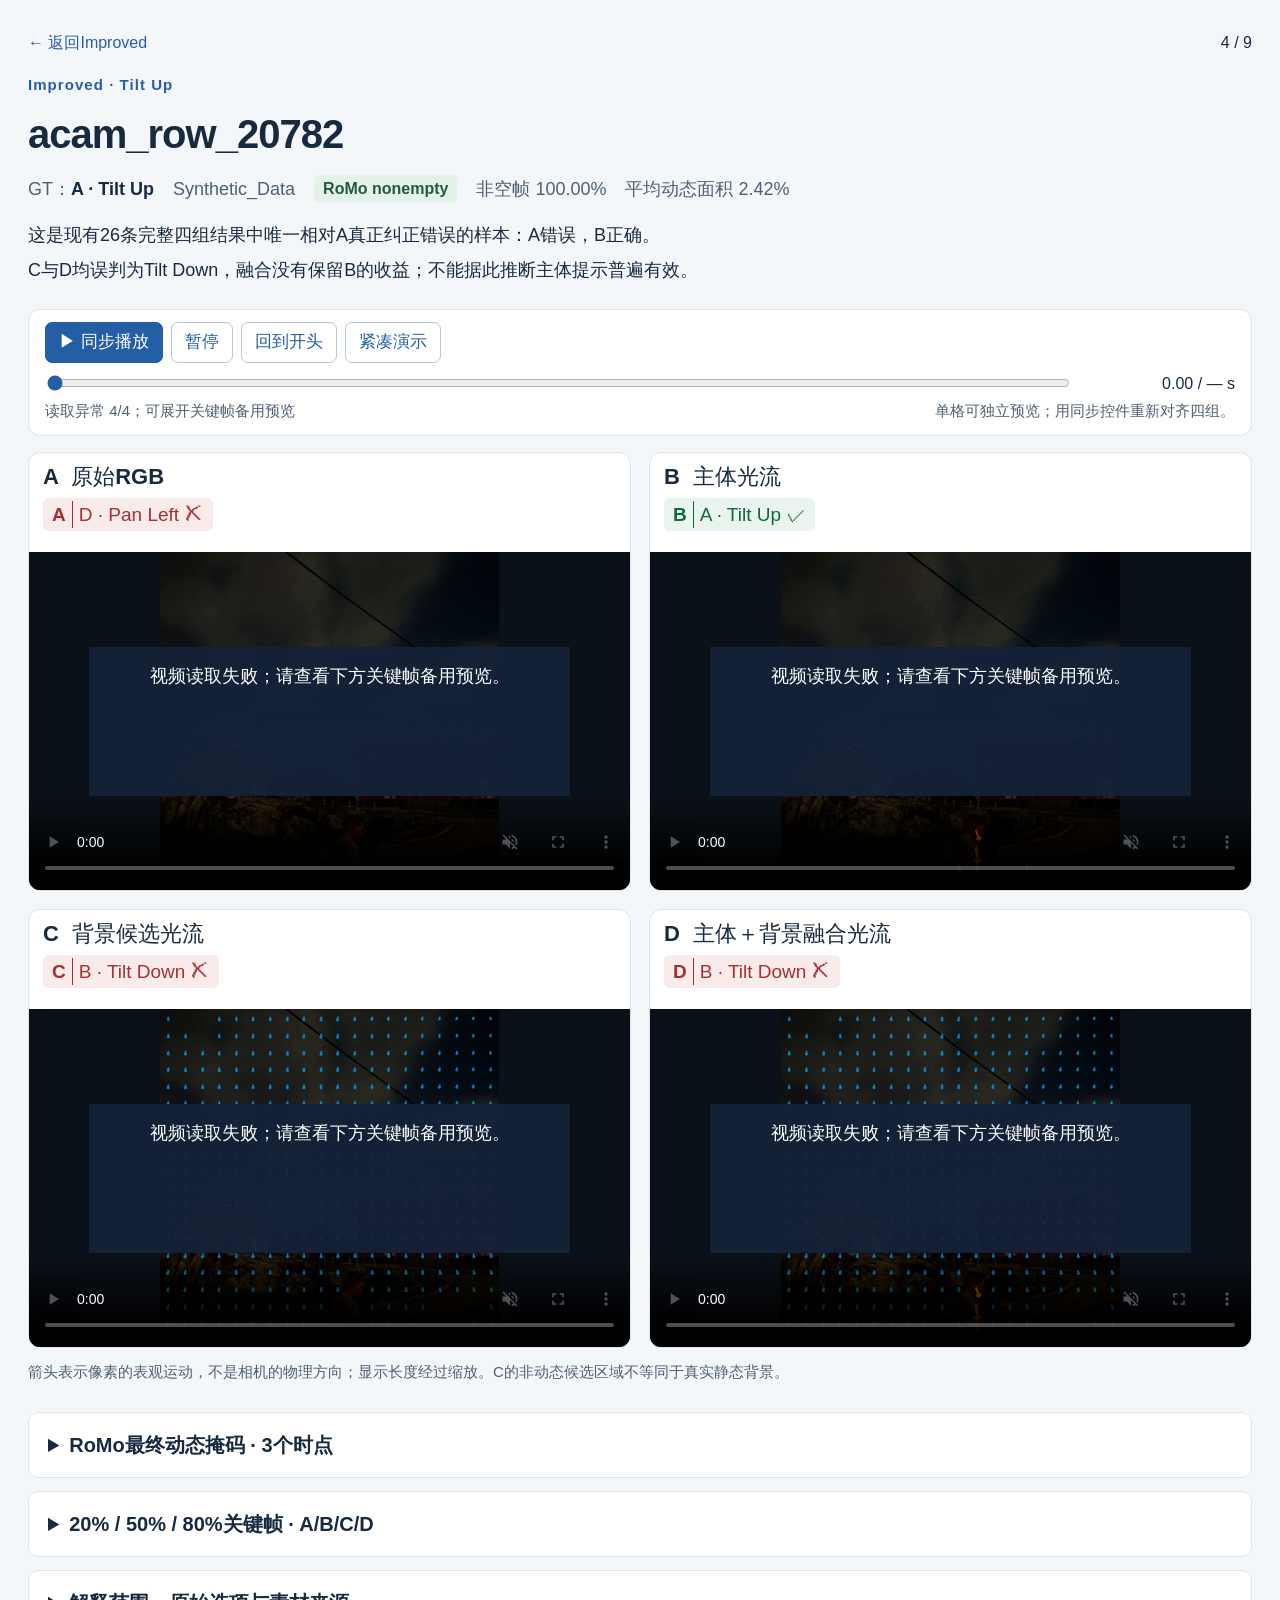
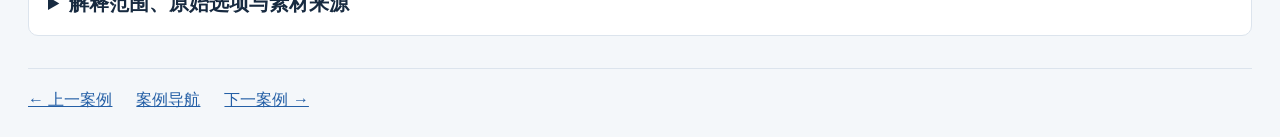
<file: docs/experiments/acam/details/acam_row_20782.html>
<!doctype html><html lang="zh-CN"><head><meta charset="utf-8"><meta name="viewport" content="width=device-width,initial-scale=1"><title>acam_row_20782 · 四组动态对比</title><link rel="stylesheet" href="../assets/style.css"></head><body><main class="detail" data-sample="acam_row_20782"><nav class="breadcrumbs"><a href="../index.html#Improved">← 返回Improved</a><span>4 / 9</span></nav><header class="detail-intro"><div class="eyebrow">Improved · Tilt Up</div><h1>acam_row_20782</h1><div class="metadata"><span>GT：<b>A · Tilt Up</b></span><span>Synthetic_Data</span><span class="mask nonempty">RoMo nonempty</span><span>非空帧 100.00%</span><span>平均动态面积 2.42%</span></div><div class="analysis-intro"><p>这是现有26条完整四组结果中唯一相对A真正纠正错误的样本：A错误，B正确。</p><p>C与D均误判为Tilt Down，融合没有保留B的收益；不能据此推断主体提示普遍有效。</p></div></header><div class="compact-context">acam_row_20782 <b>GT A · Tilt Up</b><span>RoMo nonempty · 动态面积 2.42%</span></div>
    <section class="compare" aria-label="A B C D四组实际视频输入"><div class="sync-bar"><div class="sync-buttons"><button id="play-all">▶ 同步播放</button><button id="pause-all" class="secondary">暂停</button><button id="restart-all" class="secondary">回到开头</button><button id="presentation" class="secondary" aria-pressed="false">紧凑演示</button></div><div class="timeline"><input id="seek-all" type="range" min="0" max="1" step="0.001" value="0" aria-label="四视频同步进度"><output id="time-display">0.00 / — s</output></div><div class="sync-note"><span id="media-status" role="status">正在读取4个本地视频…</span><span>单格可独立预览；用同步控件重新对齐四组。</span></div></div><div class="video-grid"><article class="video-card" data-variant="A"><header><h2>A <span>原始RGB</span></h2><span class="prediction bad"><b>A</b> D · Pan Left <span aria-label="错误">✗</span></span></header><div class="video-slot"><video controls muted playsinline preload="auto" poster="../assets/cases/acam_row_20782/A_50.jpg" data-variant="A" aria-label="A 原始RGB" src="../assets/media/dd6a0a58aa1bf20b6fd8ad115b675618dfa5d41f13a3430552c2cc2334eed784.mp4"></video><p class="video-error" hidden>视频读取失败；请查看下方关键帧备用预览。</p></div></article><article class="video-card" data-variant="B"><header><h2>B <span>主体光流</span></h2><span class="prediction good"><b>B</b> A · Tilt Up <span aria-label="正确">✓</span></span></header><div class="video-slot"><video controls muted playsinline preload="auto" poster="../assets/cases/acam_row_20782/B_50.jpg" data-variant="B" aria-label="B 主体光流" src="../assets/media/8f5eee97e4d85187eabc98d42a9742cb80af6eaf395e5f1921d0bd3c40c8d2bf.mp4"></video><p class="video-error" hidden>视频读取失败；请查看下方关键帧备用预览。</p></div></article><article class="video-card" data-variant="C"><header><h2>C <span>背景候选光流</span></h2><span class="prediction bad"><b>C</b> B · Tilt Down <span aria-label="错误">✗</span></span></header><div class="video-slot"><video controls muted playsinline preload="auto" poster="../assets/cases/acam_row_20782/C_50.jpg" data-variant="C" aria-label="C 背景候选光流" src="../assets/media/51f09d8734f29230fa1fe890d5739879968222d01261f216b9b5b0122d0385d3.mp4"></video><p class="video-error" hidden>视频读取失败；请查看下方关键帧备用预览。</p></div></article><article class="video-card" data-variant="D"><header><h2>D <span>主体＋背景融合光流</span></h2><span class="prediction bad"><b>D</b> B · Tilt Down <span aria-label="错误">✗</span></span></header><div class="video-slot"><video controls muted playsinline preload="auto" poster="../assets/cases/acam_row_20782/D_50.jpg" data-variant="D" aria-label="D 主体＋背景融合光流" src="../assets/media/f5ed40e4ae676bd6129f9ac42b1fcc9d60c882b3699e713280ef60b5f31a1d17.mp4"></video><p class="video-error" hidden>视频读取失败；请查看下方关键帧备用预览。</p></div></article></div><p class="compare-caption">箭头表示像素的表观运动，不是相机的物理方向；显示长度经过缩放。C的非动态候选区域不等同于真实静态背景。</p></section><section class="supplements"><details><summary>RoMo最终动态掩码 · 3个时点</summary><p>红色是缓存中的最终动态预测叠加，不是人工GT；下列面积为选中单帧值。</p><div class="mask-grid"><figure><img loading="lazy" src="../assets/cases/acam_row_20782/mask_20.jpg" alt="acam_row_20782 最终动态掩码 20%"><figcaption>20% · 源PTS 1.133s · 面积 2.35%</figcaption></figure><figure><img loading="lazy" src="../assets/cases/acam_row_20782/mask_50.jpg" alt="acam_row_20782 最终动态掩码 50%"><figcaption>50% · 源PTS 2.733s · 面积 2.85%</figcaption></figure><figure><img loading="lazy" src="../assets/cases/acam_row_20782/mask_80.jpg" alt="acam_row_20782 最终动态掩码 80%"><figcaption>80% · 源PTS 4.267s · 面积 1.80%</figcaption></figure></div></details><details><summary>20% / 50% / 80%关键帧 · A/B/C/D</summary><p>同一行对齐同一处理帧；视频PTS与源PTS分别保留，未插帧或重新编码。</p><h3 class="time-title">20% · 处理帧 9 · 源帧 17 · 源PTS 1.133s · 视频PTS 1.125s</h3><div class="keyframe-grid"><figure><img loading="lazy" src="../assets/cases/acam_row_20782/A_20.jpg" alt="acam_row_20782 A 20%"><figcaption>A · 原始RGB</figcaption></figure><figure><img loading="lazy" src="../assets/cases/acam_row_20782/B_20.jpg" alt="acam_row_20782 B 20%"><figcaption>B · 主体光流</figcaption></figure><figure><img loading="lazy" src="../assets/cases/acam_row_20782/C_20.jpg" alt="acam_row_20782 C 20%"><figcaption>C · 背景候选光流</figcaption></figure><figure><img loading="lazy" src="../assets/cases/acam_row_20782/D_20.jpg" alt="acam_row_20782 D 20%"><figcaption>D · 主体＋背景融合光流</figcaption></figure></div><h3 class="time-title">50% · 处理帧 22 · 源帧 41 · 源PTS 2.733s · 视频PTS 2.750s</h3><div class="keyframe-grid"><figure><img loading="lazy" src="../assets/cases/acam_row_20782/A_50.jpg" alt="acam_row_20782 A 50%"><figcaption>A · 原始RGB</figcaption></figure><figure><img loading="lazy" src="../assets/cases/acam_row_20782/B_50.jpg" alt="acam_row_20782 B 50%"><figcaption>B · 主体光流</figcaption></figure><figure><img loading="lazy" src="../assets/cases/acam_row_20782/C_50.jpg" alt="acam_row_20782 C 50%"><figcaption>C · 背景候选光流</figcaption></figure><figure><img loading="lazy" src="../assets/cases/acam_row_20782/D_50.jpg" alt="acam_row_20782 D 50%"><figcaption>D · 主体＋背景融合光流</figcaption></figure></div><h3 class="time-title">80% · 处理帧 34 · 源帧 64 · 源PTS 4.267s · 视频PTS 4.250s</h3><div class="keyframe-grid"><figure><img loading="lazy" src="../assets/cases/acam_row_20782/A_80.jpg" alt="acam_row_20782 A 80%"><figcaption>A · 原始RGB</figcaption></figure><figure><img loading="lazy" src="../assets/cases/acam_row_20782/B_80.jpg" alt="acam_row_20782 B 80%"><figcaption>B · 主体光流</figcaption></figure><figure><img loading="lazy" src="../assets/cases/acam_row_20782/C_80.jpg" alt="acam_row_20782 C 80%"><figcaption>C · 背景候选光流</figcaption></figure><figure><img loading="lazy" src="../assets/cases/acam_row_20782/D_80.jpg" alt="acam_row_20782 D 80%"><figcaption>D · 主体＋背景融合光流</figcaption></figure></div></details><details><summary>解释范围、原始选项与素材来源</summary><p>这些案例是按已知结果事后筛选的定性展示；非空掩码不等同于分割正确，不计算没有GT的分割准确率。</p><p>预测批次：new20_motion_evidence_v1；Prompt v1。GT只用于事后评分。</p><ul class="options"><li>A. Tilt up</li><li>B. Tilt down</li><li>C. Pan right</li><li>D. Pan left</li></ul><p>输入视频均为正式实验MP4；SHA-256与保存预测中的指纹核对。完整源路径见 <a href="../used_files.json">used_files.json</a>。</p></details></section><footer><a href="acam_row_25042.html">← 上一案例</a><a href="../index.html">案例导航</a><a href="acam_row_14899.html">下一案例 →</a></footer></main><script src="../assets/site.js" defer></script></body></html>
</file>
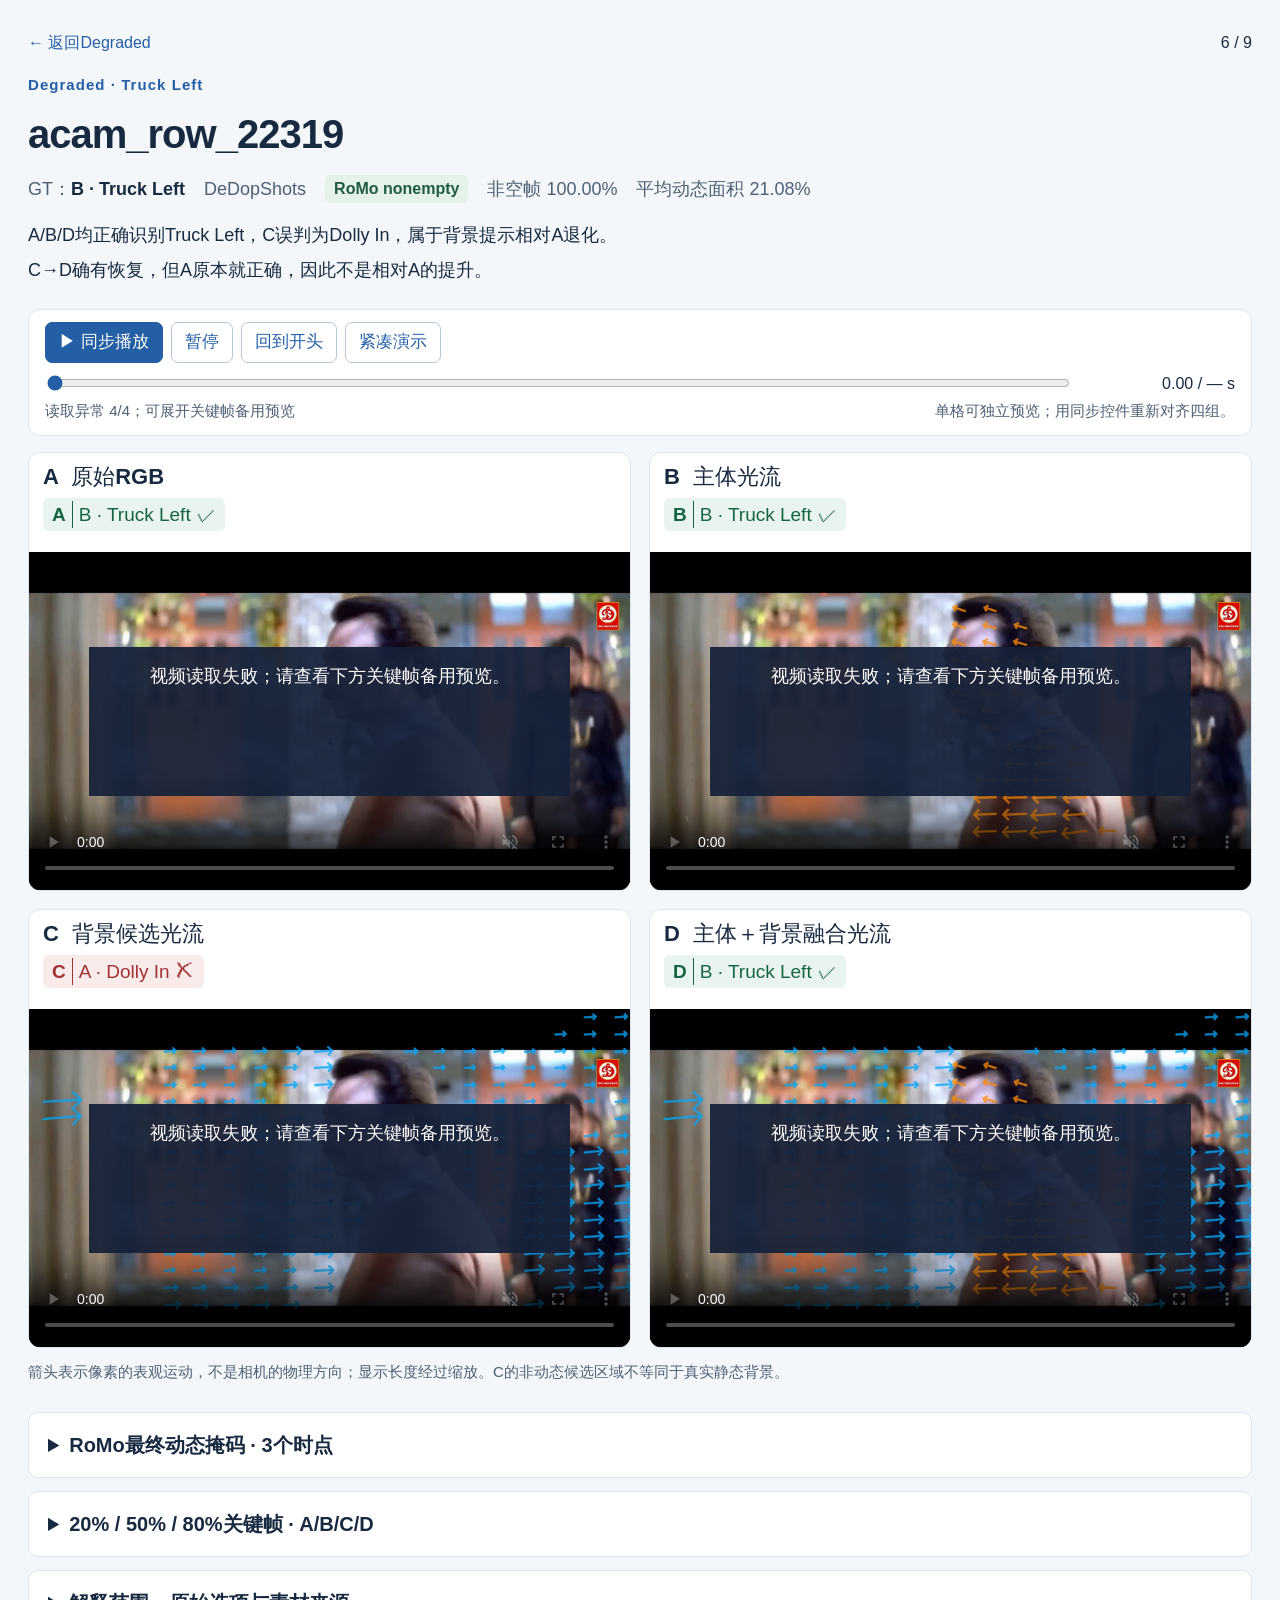
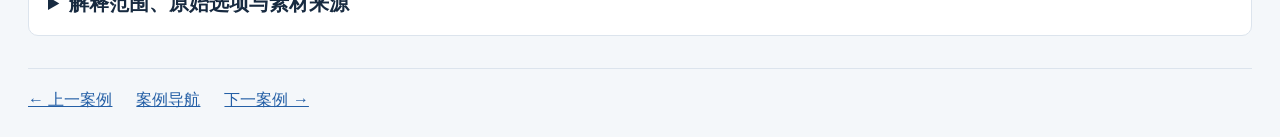
<file: docs/experiments/acam/details/acam_row_22319.html>
<!doctype html><html lang="zh-CN"><head><meta charset="utf-8"><meta name="viewport" content="width=device-width,initial-scale=1"><title>acam_row_22319 · 四组动态对比</title><link rel="stylesheet" href="../assets/style.css"></head><body><main class="detail" data-sample="acam_row_22319"><nav class="breadcrumbs"><a href="../index.html#Degraded">← 返回Degraded</a><span>6 / 9</span></nav><header class="detail-intro"><div class="eyebrow">Degraded · Truck Left</div><h1>acam_row_22319</h1><div class="metadata"><span>GT：<b>B · Truck Left</b></span><span>DeDopShots</span><span class="mask nonempty">RoMo nonempty</span><span>非空帧 100.00%</span><span>平均动态面积 21.08%</span></div><div class="analysis-intro"><p>A/B/D均正确识别Truck Left，C误判为Dolly In，属于背景提示相对A退化。</p><p>C→D确有恢复，但A原本就正确，因此不是相对A的提升。</p></div></header><div class="compact-context">acam_row_22319 <b>GT B · Truck Left</b><span>RoMo nonempty · 动态面积 21.08%</span></div>
    <section class="compare" aria-label="A B C D四组实际视频输入"><div class="sync-bar"><div class="sync-buttons"><button id="play-all">▶ 同步播放</button><button id="pause-all" class="secondary">暂停</button><button id="restart-all" class="secondary">回到开头</button><button id="presentation" class="secondary" aria-pressed="false">紧凑演示</button></div><div class="timeline"><input id="seek-all" type="range" min="0" max="1" step="0.001" value="0" aria-label="四视频同步进度"><output id="time-display">0.00 / — s</output></div><div class="sync-note"><span id="media-status" role="status">正在读取4个本地视频…</span><span>单格可独立预览；用同步控件重新对齐四组。</span></div></div><div class="video-grid"><article class="video-card" data-variant="A"><header><h2>A <span>原始RGB</span></h2><span class="prediction good"><b>A</b> B · Truck Left <span aria-label="正确">✓</span></span></header><div class="video-slot"><video controls muted playsinline preload="auto" poster="../assets/cases/acam_row_22319/A_50.jpg" data-variant="A" aria-label="A 原始RGB" src="../assets/media/49204aa16d538c29e66e3b3c622b5b5e7013daa668c5bbf1bea17367db9a6a4e.mp4"></video><p class="video-error" hidden>视频读取失败；请查看下方关键帧备用预览。</p></div></article><article class="video-card" data-variant="B"><header><h2>B <span>主体光流</span></h2><span class="prediction good"><b>B</b> B · Truck Left <span aria-label="正确">✓</span></span></header><div class="video-slot"><video controls muted playsinline preload="auto" poster="../assets/cases/acam_row_22319/B_50.jpg" data-variant="B" aria-label="B 主体光流" src="../assets/media/104bc0879f5e59648139951c016c5e19c30d0e1577c8d7311d4333ca6010d41b.mp4"></video><p class="video-error" hidden>视频读取失败；请查看下方关键帧备用预览。</p></div></article><article class="video-card" data-variant="C"><header><h2>C <span>背景候选光流</span></h2><span class="prediction bad"><b>C</b> A · Dolly In <span aria-label="错误">✗</span></span></header><div class="video-slot"><video controls muted playsinline preload="auto" poster="../assets/cases/acam_row_22319/C_50.jpg" data-variant="C" aria-label="C 背景候选光流" src="../assets/media/4da54167040effd642f889b54d4d3583a03c62de1d927fef549fc0c133170b49.mp4"></video><p class="video-error" hidden>视频读取失败；请查看下方关键帧备用预览。</p></div></article><article class="video-card" data-variant="D"><header><h2>D <span>主体＋背景融合光流</span></h2><span class="prediction good"><b>D</b> B · Truck Left <span aria-label="正确">✓</span></span></header><div class="video-slot"><video controls muted playsinline preload="auto" poster="../assets/cases/acam_row_22319/D_50.jpg" data-variant="D" aria-label="D 主体＋背景融合光流" src="../assets/media/76f721a5f452c4fd1c1210fc9281e71c49b3894c60e3a0cfd3b9ef090436d75c.mp4"></video><p class="video-error" hidden>视频读取失败；请查看下方关键帧备用预览。</p></div></article></div><p class="compare-caption">箭头表示像素的表观运动，不是相机的物理方向；显示长度经过缩放。C的非动态候选区域不等同于真实静态背景。</p></section><section class="supplements"><details><summary>RoMo最终动态掩码 · 3个时点</summary><p>红色是缓存中的最终动态预测叠加，不是人工GT；下列面积为选中单帧值。</p><div class="mask-grid"><figure><img loading="lazy" src="../assets/cases/acam_row_22319/mask_20.jpg" alt="acam_row_22319 最终动态掩码 20%"><figcaption>20% · 源PTS 2.875s · 面积 16.45%</figcaption></figure><figure><img loading="lazy" src="../assets/cases/acam_row_22319/mask_50.jpg" alt="acam_row_22319 最终动态掩码 50%"><figcaption>50% · 源PTS 7.250s · 面积 14.86%</figcaption></figure><figure><img loading="lazy" src="../assets/cases/acam_row_22319/mask_80.jpg" alt="acam_row_22319 最终动态掩码 80%"><figcaption>80% · 源PTS 11.750s · 面积 26.44%</figcaption></figure></div></details><details><summary>20% / 50% / 80%关键帧 · A/B/C/D</summary><p>同一行对齐同一处理帧；视频PTS与源PTS分别保留，未插帧或重新编码。</p><h3 class="time-title">20% · 处理帧 23 · 源帧 69 · 源PTS 2.875s · 视频PTS 2.875s</h3><div class="keyframe-grid"><figure><img loading="lazy" src="../assets/cases/acam_row_22319/A_20.jpg" alt="acam_row_22319 A 20%"><figcaption>A · 原始RGB</figcaption></figure><figure><img loading="lazy" src="../assets/cases/acam_row_22319/B_20.jpg" alt="acam_row_22319 B 20%"><figcaption>B · 主体光流</figcaption></figure><figure><img loading="lazy" src="../assets/cases/acam_row_22319/C_20.jpg" alt="acam_row_22319 C 20%"><figcaption>C · 背景候选光流</figcaption></figure><figure><img loading="lazy" src="../assets/cases/acam_row_22319/D_20.jpg" alt="acam_row_22319 D 20%"><figcaption>D · 主体＋背景融合光流</figcaption></figure></div><h3 class="time-title">50% · 处理帧 58 · 源帧 174 · 源PTS 7.250s · 视频PTS 7.250s</h3><div class="keyframe-grid"><figure><img loading="lazy" src="../assets/cases/acam_row_22319/A_50.jpg" alt="acam_row_22319 A 50%"><figcaption>A · 原始RGB</figcaption></figure><figure><img loading="lazy" src="../assets/cases/acam_row_22319/B_50.jpg" alt="acam_row_22319 B 50%"><figcaption>B · 主体光流</figcaption></figure><figure><img loading="lazy" src="../assets/cases/acam_row_22319/C_50.jpg" alt="acam_row_22319 C 50%"><figcaption>C · 背景候选光流</figcaption></figure><figure><img loading="lazy" src="../assets/cases/acam_row_22319/D_50.jpg" alt="acam_row_22319 D 50%"><figcaption>D · 主体＋背景融合光流</figcaption></figure></div><h3 class="time-title">80% · 处理帧 94 · 源帧 282 · 源PTS 11.750s · 视频PTS 11.750s</h3><div class="keyframe-grid"><figure><img loading="lazy" src="../assets/cases/acam_row_22319/A_80.jpg" alt="acam_row_22319 A 80%"><figcaption>A · 原始RGB</figcaption></figure><figure><img loading="lazy" src="../assets/cases/acam_row_22319/B_80.jpg" alt="acam_row_22319 B 80%"><figcaption>B · 主体光流</figcaption></figure><figure><img loading="lazy" src="../assets/cases/acam_row_22319/C_80.jpg" alt="acam_row_22319 C 80%"><figcaption>C · 背景候选光流</figcaption></figure><figure><img loading="lazy" src="../assets/cases/acam_row_22319/D_80.jpg" alt="acam_row_22319 D 80%"><figcaption>D · 主体＋背景融合光流</figcaption></figure></div></details><details><summary>解释范围、原始选项与素材来源</summary><p>这些案例是按已知结果事后筛选的定性展示；非空掩码不等同于分割正确，不计算没有GT的分割准确率。</p><p><b>本例仅为C→D局部恢复，D没有优于A。</b></p><p>预测批次：new20_motion_evidence_v1；Prompt v1。GT只用于事后评分。</p><ul class="options"><li>A. Push in</li><li>B. Truck left</li><li>C. Truck right</li><li>D. Pull out</li></ul><p>输入视频均为正式实验MP4；SHA-256与保存预测中的指纹核对。完整源路径见 <a href="../used_files.json">used_files.json</a>。</p></details></section><footer><a href="acam_row_14899.html">← 上一案例</a><a href="../index.html">案例导航</a><a href="acam_row_23741.html">下一案例 →</a></footer></main><script src="../assets/site.js" defer></script></body></html>
</file>
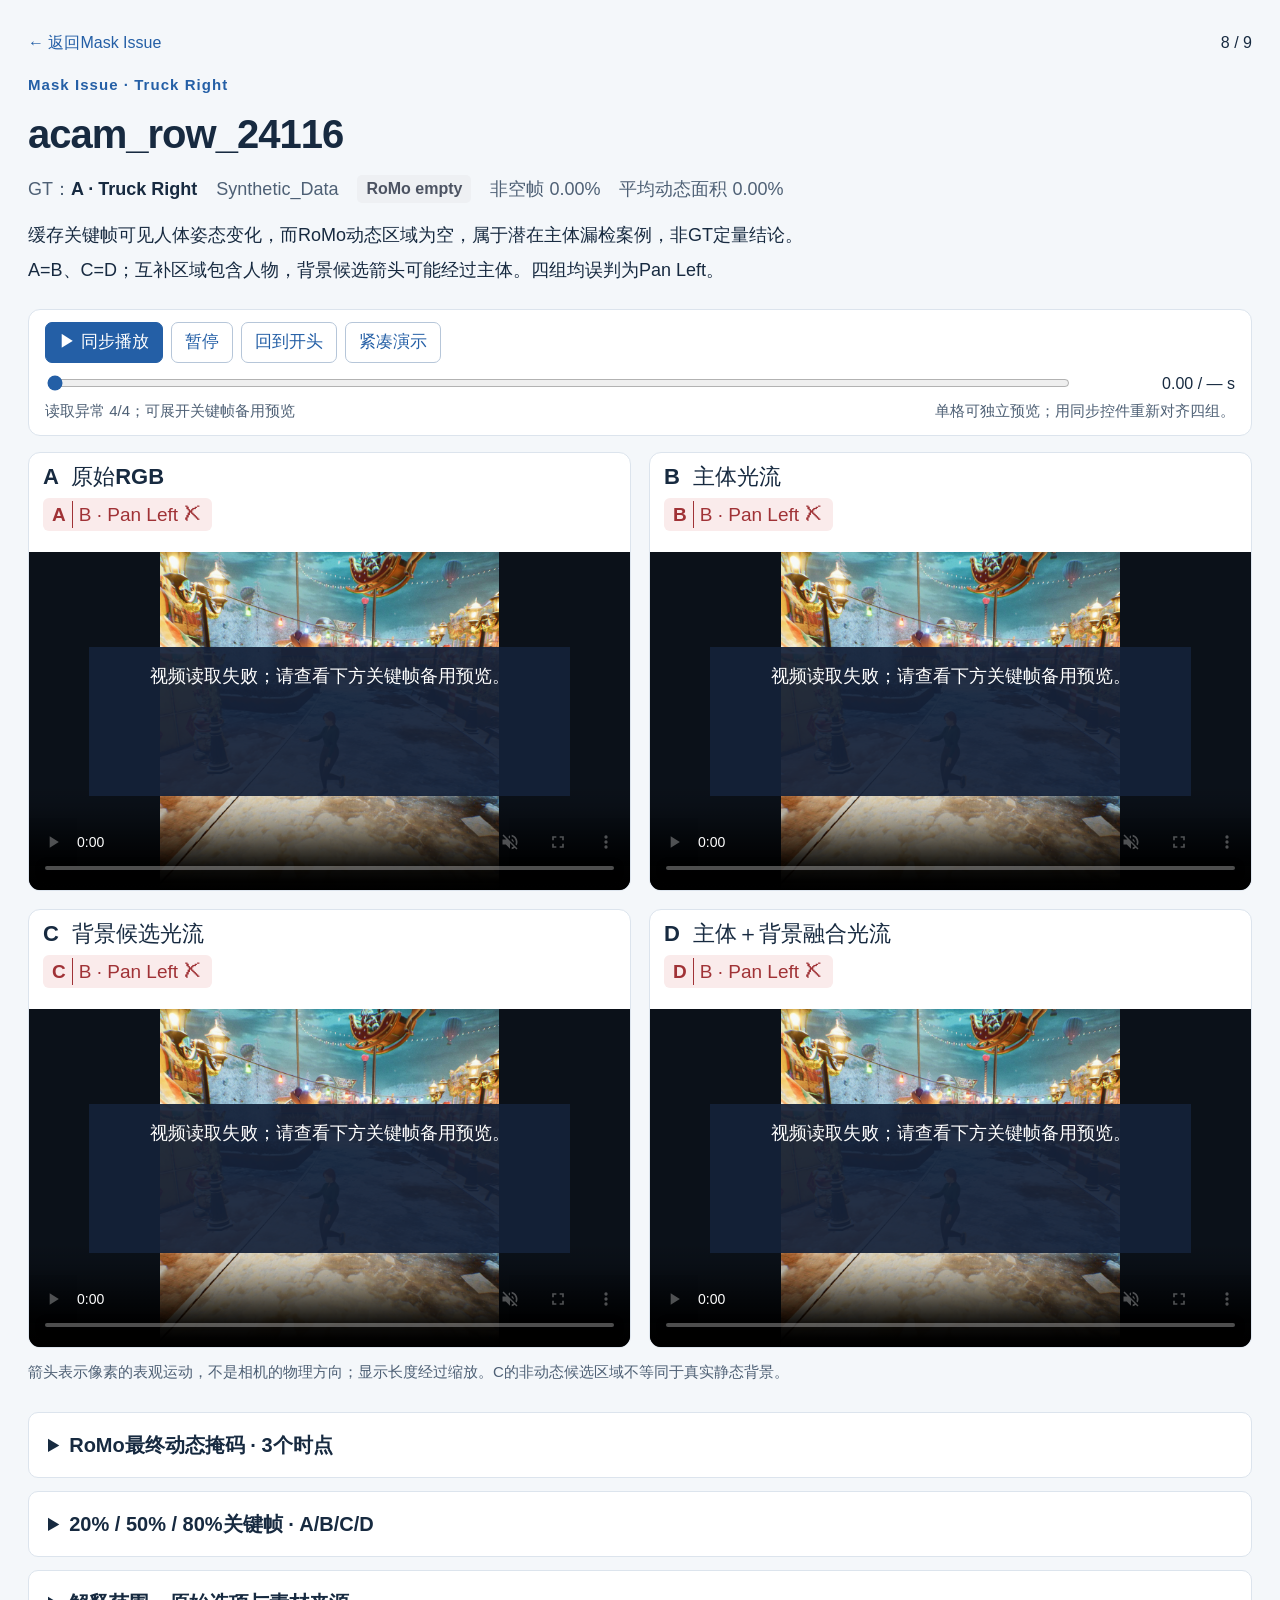
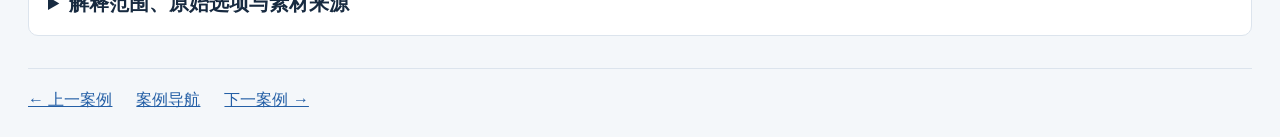
<file: docs/experiments/acam/details/acam_row_24116.html>
<!doctype html><html lang="zh-CN"><head><meta charset="utf-8"><meta name="viewport" content="width=device-width,initial-scale=1"><title>acam_row_24116 · 四组动态对比</title><link rel="stylesheet" href="../assets/style.css"></head><body><main class="detail" data-sample="acam_row_24116"><nav class="breadcrumbs"><a href="../index.html#Mask-Issue">← 返回Mask Issue</a><span>8 / 9</span></nav><header class="detail-intro"><div class="eyebrow">Mask Issue · Truck Right</div><h1>acam_row_24116</h1><div class="metadata"><span>GT：<b>A · Truck Right</b></span><span>Synthetic_Data</span><span class="mask empty">RoMo empty</span><span>非空帧 0.00%</span><span>平均动态面积 0.00%</span></div><div class="analysis-intro"><p>缓存关键帧可见人体姿态变化，而RoMo动态区域为空，属于潜在主体漏检案例，非GT定量结论。</p><p>A=B、C=D；互补区域包含人物，背景候选箭头可能经过主体。四组均误判为Pan Left。</p></div></header><div class="compact-context">acam_row_24116 <b>GT A · Truck Right</b><span>RoMo empty · 动态面积 0.00%</span></div>
    <section class="compare" aria-label="A B C D四组实际视频输入"><div class="sync-bar"><div class="sync-buttons"><button id="play-all">▶ 同步播放</button><button id="pause-all" class="secondary">暂停</button><button id="restart-all" class="secondary">回到开头</button><button id="presentation" class="secondary" aria-pressed="false">紧凑演示</button></div><div class="timeline"><input id="seek-all" type="range" min="0" max="1" step="0.001" value="0" aria-label="四视频同步进度"><output id="time-display">0.00 / — s</output></div><div class="sync-note"><span id="media-status" role="status">正在读取4个本地视频…</span><span>单格可独立预览；用同步控件重新对齐四组。</span></div></div><div class="video-grid"><article class="video-card" data-variant="A"><header><h2>A <span>原始RGB</span></h2><span class="prediction bad"><b>A</b> B · Pan Left <span aria-label="错误">✗</span></span></header><div class="video-slot"><video controls muted playsinline preload="auto" poster="../assets/cases/acam_row_24116/A_50.jpg" data-variant="A" aria-label="A 原始RGB" src="../assets/media/332d2433448e1f43390a40367c20e9b4e5d46d7921d28ea0ff83fac26bb763da.mp4"></video><p class="video-error" hidden>视频读取失败；请查看下方关键帧备用预览。</p></div></article><article class="video-card" data-variant="B"><header><h2>B <span>主体光流</span></h2><span class="prediction bad"><b>B</b> B · Pan Left <span aria-label="错误">✗</span></span></header><div class="video-slot"><video controls muted playsinline preload="auto" poster="../assets/cases/acam_row_24116/B_50.jpg" data-variant="B" aria-label="B 主体光流" src="../assets/media/332d2433448e1f43390a40367c20e9b4e5d46d7921d28ea0ff83fac26bb763da.mp4"></video><p class="video-error" hidden>视频读取失败；请查看下方关键帧备用预览。</p></div></article><article class="video-card" data-variant="C"><header><h2>C <span>背景候选光流</span></h2><span class="prediction bad"><b>C</b> B · Pan Left <span aria-label="错误">✗</span></span></header><div class="video-slot"><video controls muted playsinline preload="auto" poster="../assets/cases/acam_row_24116/C_50.jpg" data-variant="C" aria-label="C 背景候选光流" src="../assets/media/0fd131108235e2c2fbd6b1303d2efdd7c845cbc6461abf70b1de6f604381d014.mp4"></video><p class="video-error" hidden>视频读取失败；请查看下方关键帧备用预览。</p></div></article><article class="video-card" data-variant="D"><header><h2>D <span>主体＋背景融合光流</span></h2><span class="prediction bad"><b>D</b> B · Pan Left <span aria-label="错误">✗</span></span></header><div class="video-slot"><video controls muted playsinline preload="auto" poster="../assets/cases/acam_row_24116/D_50.jpg" data-variant="D" aria-label="D 主体＋背景融合光流" src="../assets/media/0fd131108235e2c2fbd6b1303d2efdd7c845cbc6461abf70b1de6f604381d014.mp4"></video><p class="video-error" hidden>视频读取失败；请查看下方关键帧备用预览。</p></div></article></div><p class="compare-caption">箭头表示像素的表观运动，不是相机的物理方向；显示长度经过缩放。C的非动态候选区域不等同于真实静态背景。</p></section><section class="supplements"><details><summary>RoMo最终动态掩码 · 3个时点</summary><p>红色是缓存中的最终动态预测叠加，不是人工GT；下列面积为选中单帧值。</p><div class="mask-grid"><figure><img loading="lazy" src="../assets/cases/acam_row_24116/mask_20.jpg" alt="acam_row_24116 最终动态掩码 20%"><figcaption>20% · 源PTS 1.133s · 面积 0.00%</figcaption></figure><figure><img loading="lazy" src="../assets/cases/acam_row_24116/mask_50.jpg" alt="acam_row_24116 最终动态掩码 50%"><figcaption>50% · 源PTS 2.733s · 面积 0.00%</figcaption></figure><figure><img loading="lazy" src="../assets/cases/acam_row_24116/mask_80.jpg" alt="acam_row_24116 最终动态掩码 80%"><figcaption>80% · 源PTS 4.267s · 面积 0.00%</figcaption></figure></div></details><details><summary>20% / 50% / 80%关键帧 · A/B/C/D</summary><p>同一行对齐同一处理帧；视频PTS与源PTS分别保留，未插帧或重新编码。</p><h3 class="time-title">20% · 处理帧 9 · 源帧 17 · 源PTS 1.133s · 视频PTS 1.125s</h3><div class="keyframe-grid"><figure><img loading="lazy" src="../assets/cases/acam_row_24116/A_20.jpg" alt="acam_row_24116 A 20%"><figcaption>A · 原始RGB</figcaption></figure><figure><img loading="lazy" src="../assets/cases/acam_row_24116/B_20.jpg" alt="acam_row_24116 B 20%"><figcaption>B · 主体光流</figcaption></figure><figure><img loading="lazy" src="../assets/cases/acam_row_24116/C_20.jpg" alt="acam_row_24116 C 20%"><figcaption>C · 背景候选光流</figcaption></figure><figure><img loading="lazy" src="../assets/cases/acam_row_24116/D_20.jpg" alt="acam_row_24116 D 20%"><figcaption>D · 主体＋背景融合光流</figcaption></figure></div><h3 class="time-title">50% · 处理帧 22 · 源帧 41 · 源PTS 2.733s · 视频PTS 2.750s</h3><div class="keyframe-grid"><figure><img loading="lazy" src="../assets/cases/acam_row_24116/A_50.jpg" alt="acam_row_24116 A 50%"><figcaption>A · 原始RGB</figcaption></figure><figure><img loading="lazy" src="../assets/cases/acam_row_24116/B_50.jpg" alt="acam_row_24116 B 50%"><figcaption>B · 主体光流</figcaption></figure><figure><img loading="lazy" src="../assets/cases/acam_row_24116/C_50.jpg" alt="acam_row_24116 C 50%"><figcaption>C · 背景候选光流</figcaption></figure><figure><img loading="lazy" src="../assets/cases/acam_row_24116/D_50.jpg" alt="acam_row_24116 D 50%"><figcaption>D · 主体＋背景融合光流</figcaption></figure></div><h3 class="time-title">80% · 处理帧 34 · 源帧 64 · 源PTS 4.267s · 视频PTS 4.250s</h3><div class="keyframe-grid"><figure><img loading="lazy" src="../assets/cases/acam_row_24116/A_80.jpg" alt="acam_row_24116 A 80%"><figcaption>A · 原始RGB</figcaption></figure><figure><img loading="lazy" src="../assets/cases/acam_row_24116/B_80.jpg" alt="acam_row_24116 B 80%"><figcaption>B · 主体光流</figcaption></figure><figure><img loading="lazy" src="../assets/cases/acam_row_24116/C_80.jpg" alt="acam_row_24116 C 80%"><figcaption>C · 背景候选光流</figcaption></figure><figure><img loading="lazy" src="../assets/cases/acam_row_24116/D_80.jpg" alt="acam_row_24116 D 80%"><figcaption>D · 主体＋背景融合光流</figcaption></figure></div></details><details><summary>解释范围、原始选项与素材来源</summary><p>这些案例是按已知结果事后筛选的定性展示；非空掩码不等同于分割正确，不计算没有GT的分割准确率。</p><p>预测批次：new20_motion_evidence_v1；Prompt v1。GT只用于事后评分。</p><ul class="options"><li>A. Truck right</li><li>B. Pan left</li><li>C. Pull out</li><li>D. Truck left</li></ul><p>输入视频均为正式实验MP4；SHA-256与保存预测中的指纹核对。完整源路径见 <a href="../used_files.json">used_files.json</a>。</p></details></section><footer><a href="acam_row_23741.html">← 上一案例</a><a href="../index.html">案例导航</a><a href="acam_row_00424.html">下一案例 →</a></footer></main><script src="../assets/site.js" defer></script></body></html>
</file>
<file: docs/style.css>
:root {
  color-scheme: light;
  --paper: #fff;
  --ink: #1d2943;
  --muted: #59677d;
  --blue: #216fb5;
  --blue-dark: #185b98;
  --blue-light: #eaf5ff;
  --rule: #deeaf3;
  --accent: #a82c6d;
  --accent-light: #fcf2f8;
  font-family: "Noto Sans CJK SC", "PingFang SC", "Microsoft YaHei", system-ui, sans-serif;
  color: var(--ink);
  background: var(--paper);
}

* { box-sizing: border-box; }

body { margin: 0; }

:where(a, button, select):focus-visible {
  outline: 2px solid var(--blue);
  outline-offset: 4px;
}

.shell {
  width: min(100% - 3rem, 72rem);
  margin-inline: auto;
  padding-block: 2.65rem 3rem;
}

.cover {
  display: grid;
  grid-template-columns: minmax(0, .94fr) minmax(0, 1.06fr);
  align-items: center;
  gap: clamp(1.4rem, 3.6vw, 3.25rem);
  padding-block: clamp(1.4rem, 4vw, 3rem);
  border-bottom: 1px solid var(--rule);
}

.eyebrow {
  margin: 0 0 1.2rem;
  color: var(--blue-dark);
  font-size: 1rem;
  font-weight: 700;
}

.cover h1 {
  margin: 0;
  font-size: clamp(1.8rem, 3.75vw, 3.12rem);
  font-weight: 800;
  line-height: 1.24;
  letter-spacing: -.03em;
}

.cover h1 span { display: block; }

.summary {
  max-width: 26rem;
  margin: 1.15rem 0 0;
  color: var(--muted);
  line-height: 1.85;
}

.byline {
  display: flex;
  flex-wrap: wrap;
  gap: .25rem 1.1rem;
  margin: 1.65rem 0 1.3rem;
  font-size: .88rem;
  line-height: 1.5;
}

.byline time { color: var(--muted); }

.primary-action {
  display: inline-flex;
  align-items: center;
  gap: .75rem;
  min-height: 44px;
  padding: .6rem 1.1rem;
  border-radius: .35rem;
  background: var(--blue-dark);
  color: white;
  font-size: .92rem;
  font-weight: 700;
  text-decoration: none;
}

.primary-action:hover { background: #124f87; }

.cover-art { margin: 0; }

.cover-art img { display: block; width: 100%; height: auto; }

.experiments { margin-top: 2rem; }

.experiments h2 {
  margin: 0 0 1rem;
  font-size: 1.25rem;
  line-height: 1.4;
}

.experiment-grid {
  display: grid;
  grid-template-columns: repeat(2, minmax(0, 1fr));
  gap: .9rem;
}

.experiment {
  --experiment-accent: var(--blue-dark);
  display: flex;
  flex-direction: column;
  align-items: flex-start;
  padding: 1rem 1.2rem;
  border: 1px solid #cee2f5;
  border-radius: .45rem;
  background: var(--blue-light);
}

.experiment-geometry {
  --experiment-accent: var(--accent);
  border-color: #f0d8e7;
  background: var(--accent-light);
}

.experiment h3 { margin: 0; font-size: 1.06rem; }

.experiment p {
  margin: .4rem 0 .75rem;
  color: var(--muted);
  font-size: .9rem;
  line-height: 1.7;
}

.experiment a {
  display: inline-flex;
  align-items: center;
  gap: .5rem;
  min-height: 32px;
  margin-top: auto;
  color: var(--experiment-accent);
  font-size: .9rem;
  font-weight: 700;
  text-decoration: none;
}

.experiment a:hover { text-decoration: underline; text-underline-offset: .2em; }

@media (max-width: 740px) {
  .shell { width: min(100% - 2.5rem, 35rem); padding-block: 1.55rem 2.5rem; }
  .cover { grid-template-columns: 1fr; gap: 1.6rem; padding-block: 1rem 1.6rem; }
  .cover h1 { font-size: clamp(1.65rem, 6vw, 2.6rem); }
  .cover-art { width: min(100%, 32rem); }
}

@media (max-width: 480px) {
  .experiment-grid { grid-template-columns: 1fr; }
}
</file>
<file: docs/experiments/acam/assets/style.css>
:root{color-scheme:light;--ink:#172a40;--muted:#4e6075;--line:#dce4ed;--blue:#245fa6;--paper:#f4f7fa;--green:#156544;--red:#a03236}
*{box-sizing:border-box}html{scroll-behavior:smooth;scroll-padding-top:28px}body{margin:0;background:var(--paper);color:var(--ink);font-family:-apple-system,BlinkMacSystemFont,"Segoe UI","PingFang SC","Microsoft YaHei",sans-serif;font-size:18px;line-height:1.6}a{color:var(--blue)}button,input{font:inherit}button{cursor:pointer}a,button,input{touch-action:manipulation}:focus-visible{outline:3px solid #dd8e15;outline-offset:4px}main{max-width:1280px;margin:0 auto;padding:30px 28px 24px}h1{font-size:40px;line-height:1.25;letter-spacing:-.025em;margin:12px 0 16px}h2{line-height:1.35;margin:0}h3{line-height:1.35}p{margin:10px 0}.eyebrow{font-size:15px;letter-spacing:.07em;color:var(--blue);font-weight:700}.lead{font-size:21px}.quiet{font-size:16px;color:var(--muted)}.home-intro{max-width:1010px;margin-bottom:26px}.category-nav{display:flex;gap:12px;flex-wrap:wrap;margin:24px 0 38px}.category-nav a{padding:9px 17px;border:1px solid var(--line);background:white;text-decoration:none;border-radius:24px;font-size:18px}.category-nav b{padding-left:10px}.category{margin:0 0 42px;scroll-margin-top:26px}.section-heading{margin-bottom:18px}.section-heading h2{font-size:30px}.section-heading h2 span{font-size:20px;font-weight:500;color:var(--muted);margin-left:14px}.section-heading p{font-size:17px;color:var(--muted)}.case-card{display:grid;grid-template-columns:310px minmax(0,1fr);background:white;border:1px solid var(--line);border-radius:14px;overflow:hidden;text-decoration:none;color:inherit;margin-bottom:18px;box-shadow:0 3px 14px #152c4310;transition:border-color .15s,box-shadow .15s}.case-card:hover{border-color:#8ba9ce;box-shadow:0 5px 20px #152c4320}.case-image{background:#101a24;position:relative;min-height:252px;display:flex;align-items:center;justify-content:center}.case-image img{width:100%;height:252px;object-fit:contain;display:block}.case-image>span{position:absolute;bottom:0;left:0;right:0;background:#0b1729d9;color:white;text-align:center;padding:6px 8px;font-size:15px}.case-copy{padding:19px 23px;min-width:0}.case-title{display:flex;align-items:baseline;flex-wrap:wrap;gap:10px 18px}.case-title h3{font-size:28px;margin:0 0 9px}.class-name{font-size:21px;color:var(--muted)}.metadata{display:flex;flex-wrap:wrap;gap:7px 19px;font-size:16px;color:var(--muted);align-items:center}.metadata>span{display:inline-block}.metadata b{color:var(--ink)}.mask{padding:1px 9px;border-radius:5px;font-weight:600;font-size:15px}.mask.nonempty{background:#e4f2e9;color:#205b42}.mask.empty{background:#eef0f3;color:#4c5362}.prediction-row{display:flex;gap:7px;flex-wrap:wrap;margin-top:13px}.prediction{font-size:18px;line-height:1.45;padding:5px 9px;border-radius:6px;display:inline-flex;align-items:center;gap:6px;white-space:normal}.prediction.good{background:#e8f4ed;color:var(--green)}.prediction.bad{background:#faebeb;color:var(--red)}.prediction b{font-weight:750;border-right:1px solid currentColor;padding-right:6px}.phenomenon{font-size:18px;margin:12px 0 6px}.open-case{font-size:16px;color:var(--blue);font-weight:650}footer{display:flex;flex-wrap:wrap;gap:12px 24px;border-top:1px solid var(--line);margin-top:32px;padding-top:18px;font-size:16px;color:var(--muted)}footer>span{flex-basis:100%}.breadcrumbs{display:flex;justify-content:space-between;font-size:16px;margin-bottom:17px}.breadcrumbs a{text-decoration:none}.detail-intro .metadata{font-size:18px}.detail-intro .metadata .mask{font-size:16px}.analysis-intro{margin:18px 0 24px;max-width:1140px}.analysis-intro p{margin:6px 0;font-size:18px}.compact-context{display:none}.sync-bar{border:1px solid var(--line);border-radius:12px;background:white;padding:12px 16px;margin-bottom:16px}.sync-buttons{display:flex;gap:8px;flex-wrap:wrap}.sync-buttons button{border:1px solid #245fa6;border-radius:7px;background:#245fa6;color:white;padding:7px 13px;font-size:17px;line-height:1.45}.sync-buttons button.secondary{background:white;color:#245fa6;border-color:#b6c6d9}.timeline{display:flex;gap:15px;align-items:center;margin:8px 0 3px}.timeline input{width:100%;min-width:100px;accent-color:#245fa6}.timeline output{font-size:16px;min-width:148px;text-align:right;font-variant-numeric:tabular-nums}.sync-note{font-size:15px;color:var(--muted);display:flex;justify-content:space-between;flex-wrap:wrap;gap:4px 18px}.video-grid{display:grid;grid-template-columns:repeat(2,minmax(0,1fr));gap:18px}.video-card{min-width:0;background:white;border:1px solid var(--line);border-radius:12px;overflow:hidden}.video-card>header{padding:10px 14px;display:flex;flex-direction:column;gap:6px;align-items:flex-start;min-height:99px}.video-card h2{font-size:22px;line-height:1.3}.video-card h2>span{font-weight:550;margin-left:7px}.video-card .prediction{font-size:19px;padding:3px 9px}.video-slot{aspect-ratio:16/9;position:relative;background:#0b1119;display:flex;align-items:center;justify-content:center}.video-slot video{width:100%;height:100%;object-fit:contain;display:block;min-height:0}.video-error{position:absolute;inset:25% 10%;color:white;font-size:18px;text-align:center;background:#152239ee;padding:15px}.compare-caption{font-size:15px;line-height:1.6;color:var(--muted);margin:12px 0 28px}.supplements{margin-top:23px}.supplements details{border:1px solid var(--line);border-radius:10px;background:white;padding:0 19px;margin:13px 0}.supplements summary{font-size:20px;font-weight:650;cursor:pointer;padding:16px 0}.supplements p{font-size:17px;margin:5px 0 16px}.mask-grid{display:grid;grid-template-columns:repeat(3,minmax(0,1fr));gap:16px;margin-bottom:20px}.keyframe-grid{display:grid;grid-template-columns:repeat(4,minmax(0,1fr));gap:12px;margin-bottom:22px}figure{margin:0;min-width:0}figure img{width:100%;height:auto;display:block;background:#0b1119;border-radius:7px}figcaption{font-size:15px;color:var(--muted);margin-top:6px;overflow-wrap:anywhere}.time-title{font-size:18px;font-weight:600;margin-top:20px}.options{font-size:17px}.presentation-mode .detail{padding-top:12px}.presentation-mode .detail-intro,.presentation-mode .breadcrumbs,.presentation-mode .supplements,.presentation-mode footer,.presentation-mode .compare-caption{display:none}.presentation-mode .compact-context{display:flex;gap:12px 22px;flex-wrap:wrap;font-size:18px;line-height:1.4;margin:0 0 11px}.presentation-mode .compact-context>span{font-size:16px;color:var(--muted)}.presentation-mode .sync-bar{padding:8px 13px;margin-bottom:10px}.presentation-mode .sync-note{display:none}.presentation-mode .video-grid{gap:12px}.presentation-mode .video-card>header{min-height:72px;padding:7px 12px;gap:4px}.presentation-mode .video-card h2{font-size:22px}.presentation-mode .video-card .prediction{font-size:18px;line-height:1.3;padding:2px 8px}.presentation-mode .video-slot{aspect-ratio:auto;height:clamp(170px,calc((100dvh - 360px)/2),360px)}
@media(min-width:1500px){.case-image{min-height:266px}.case-image img{height:266px}}
@media(max-width:850px){main{padding:24px 20px}.video-grid{grid-template-columns:1fr}.case-card{grid-template-columns:240px minmax(0,1fr)}.case-image img{height:280px}.case-title h3{font-size:26px}.case-copy{padding:16px}.keyframe-grid{grid-template-columns:repeat(2,minmax(0,1fr))}.mask-grid{grid-template-columns:1fr}.section-heading h2 span{display:block;margin-left:0}.sync-note{display:block}.sync-note span{display:block}.presentation-mode .video-slot{height:clamp(210px,40dvh,360px)}}
@media(max-width:620px){h1{font-size:34px}.case-card{grid-template-columns:1fr}.case-image img{height:240px}.case-image{min-height:240px}.metadata{gap:6px 12px}.case-copy{padding:18px}.timeline output{min-width:122px;font-size:15px}.category-nav a{font-size:17px}.video-card>header{min-height:100px}.sync-buttons button{font-size:16px;padding:7px 10px}}
</file>
